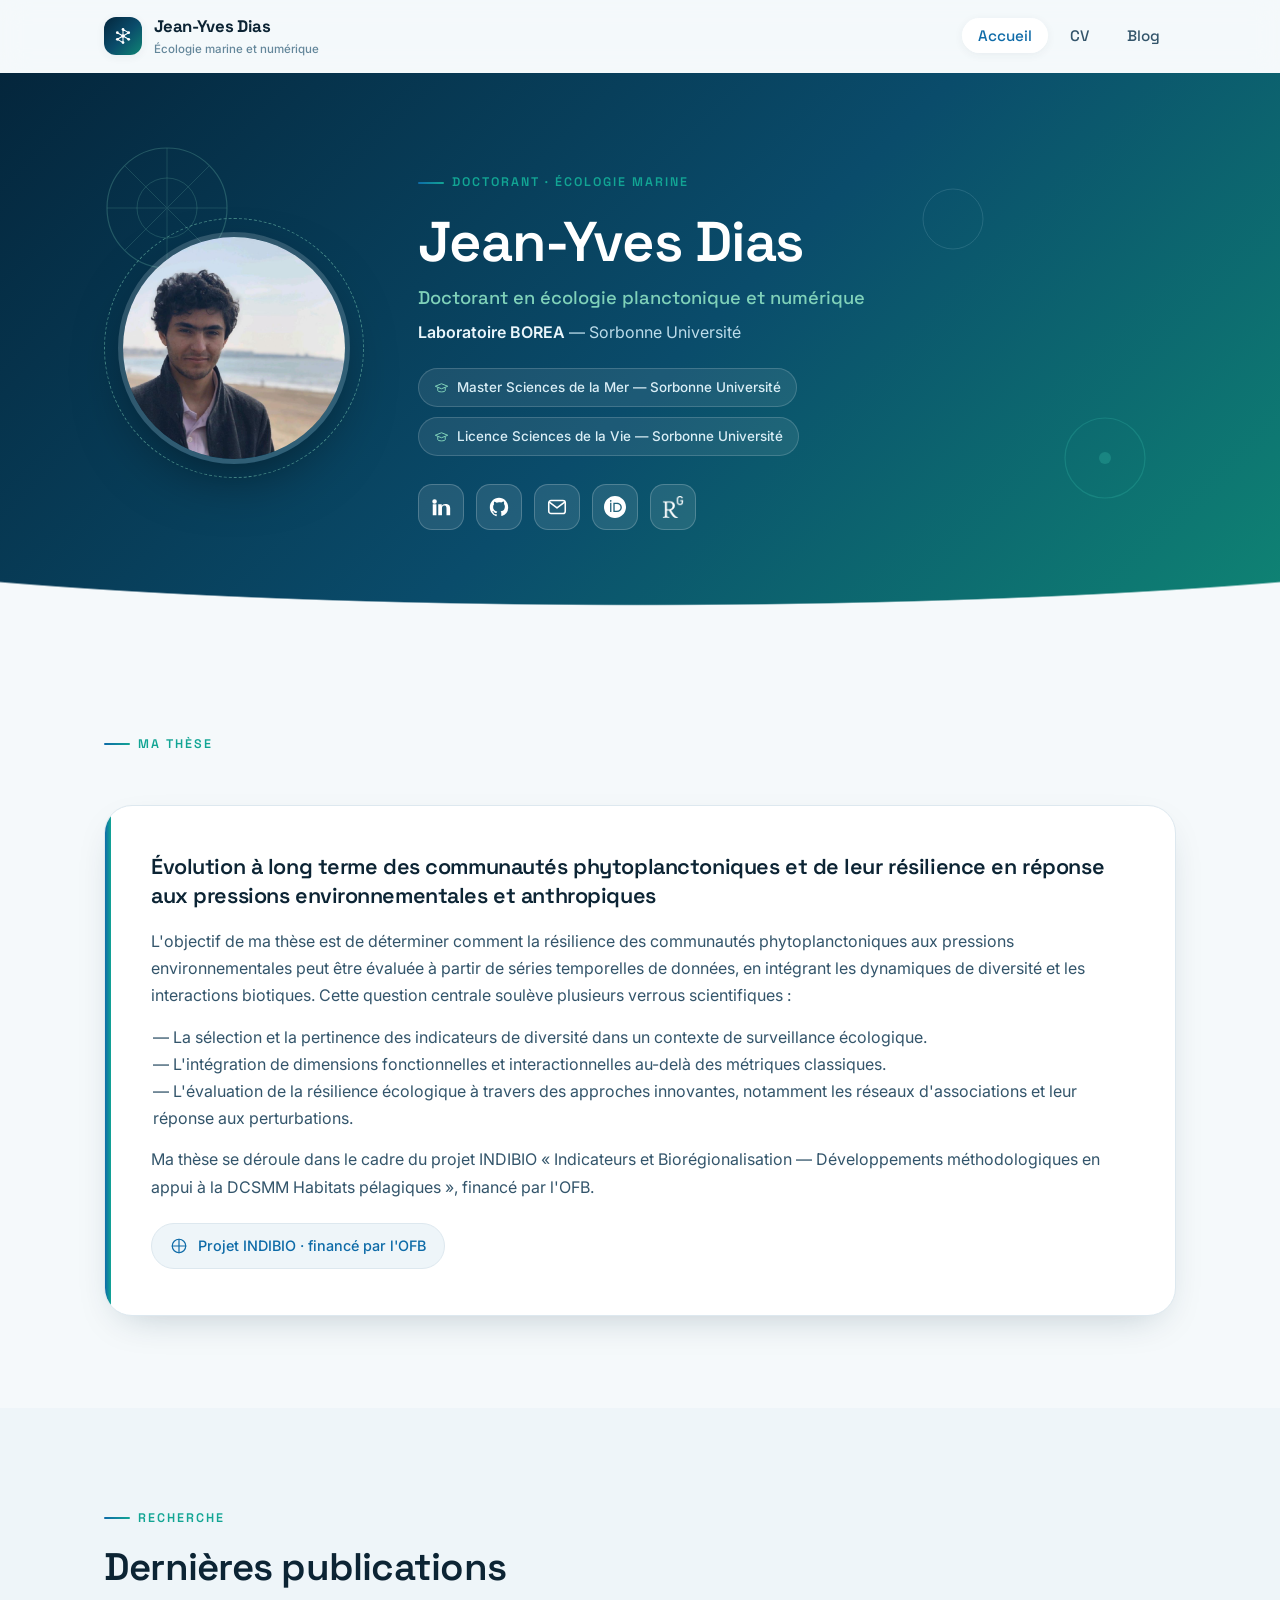
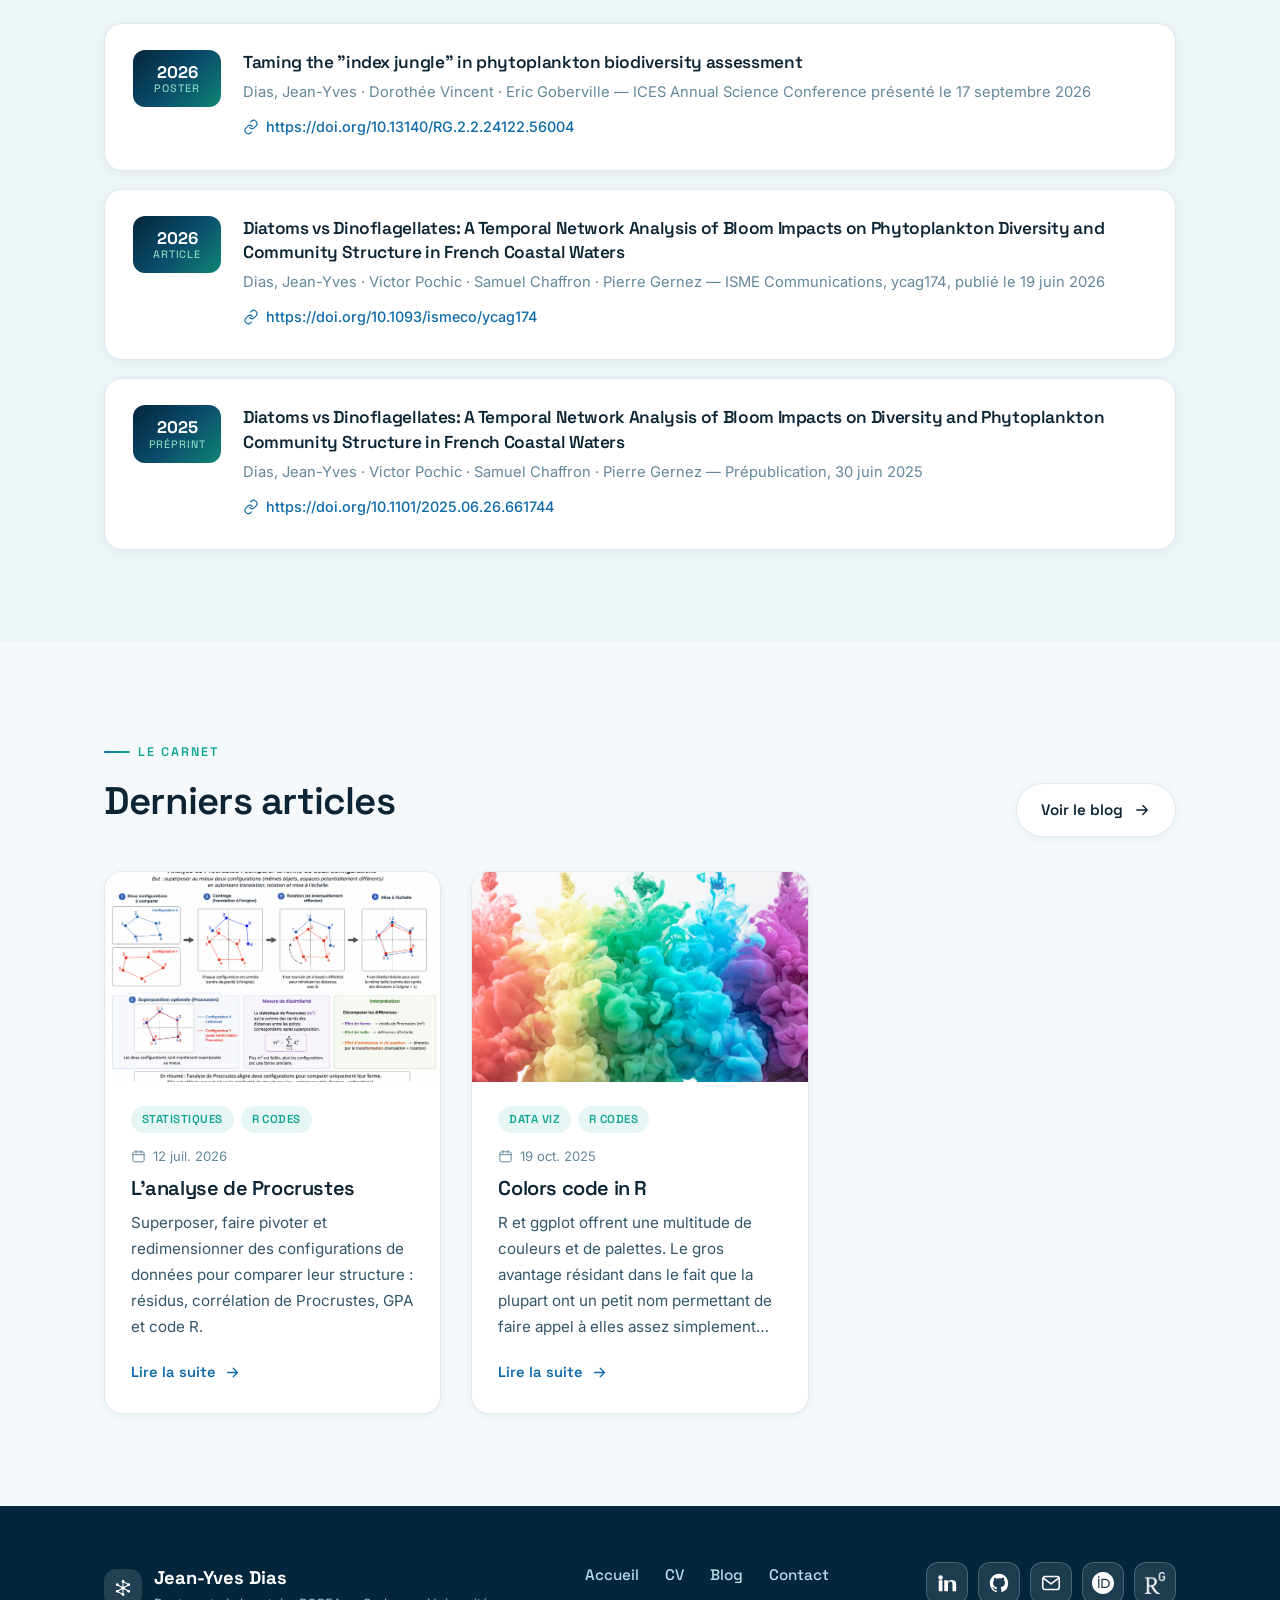
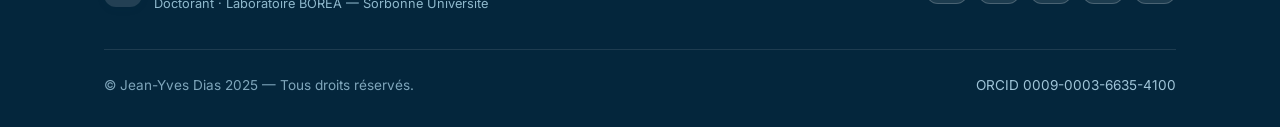
<file: index.html>
<!DOCTYPE html>
<html lang="fr">
<head>
  <meta charset="utf-8">
  <meta name="viewport" content="width=device-width, initial-scale=1.0">
  <title>Jean-Yves Dias — Écologie marine et numérique</title>
  <meta name="description" content="Jean-Yves Dias, doctorant au Laboratoire BOREA (Sorbonne Université). Recherche en écologie du phytoplancton : diversité, résilience et dynamiques des communautés phytoplanctoniques.">
  <meta name="keywords" content="phytoplancton, écologie marine, BOREA, Sorbonne Université, diversité, résilience, DCSMM, INDIBIO">
  <meta name="author" content="Jean-Yves Dias">
  <meta name="theme-color" content="#04263c">
  <meta property="og:title" content="Jean-Yves Dias — Écologie marine et numérique">
  <meta property="og:description" content="Doctorant au Laboratoire BOREA (Sorbonne Université) — écologie du phytoplancton.">
  <meta property="og:type" content="website">
  <meta property="og:image" content="images/Photo_DIAS_JY.png">
  <link rel="icon" href="images/Designer1.png">
  <script>document.documentElement.className = 'js';</script>
  <link rel="stylesheet" href="style.css">
  <script src="script.js" defer></script>
  <script type="application/ld+json">
  {
    "@context": "https://schema.org",
    "@type": "Person",
    "name": "Jean-Yves Dias",
    "jobTitle": "Doctorant en écologie planctonique et numérique",
    "affiliation": { "@type": "Organization", "name": "Laboratoire BOREA — Sorbonne Université" },
    "url": "https://orcid.org/0009-0003-6635-4100",
    "sameAs": [
      "https://www.linkedin.com/in/jean-yves-dias/",
      "https://www.researchgate.net/profile/Jean-Yves-Dias",
      "https://github.com/J-YDi",
      "https://orcid.org/0009-0003-6635-4100"
    ]
  }
  </script>
</head>
<body data-lang="fr">
  <!-- ===== Header ===== -->
  <header class="site-header">
    <div class="container">
      <nav class="nav" aria-label="Navigation principale">
        <a class="brand" href="index.html">
          <span class="brand__mark" aria-hidden="true">
            <svg viewBox="0 0 24 24" fill="none"><path d="M12 12 12 4.8M12 12 18.2 8.4M12 12 18.2 15.6M12 12 12 19.2M12 12 5.8 15.6M12 12 5.8 8.4M12 4.8 18.2 8.4M5.8 15.6 12 19.2" stroke="currentColor" stroke-width="1.1" stroke-linecap="round"/><g fill="currentColor"><circle cx="12" cy="12" r="2"/><circle cx="12" cy="4.8" r="1.5"/><circle cx="18.2" cy="8.4" r="1.5"/><circle cx="18.2" cy="15.6" r="1.5"/><circle cx="12" cy="19.2" r="1.5"/><circle cx="5.8" cy="15.6" r="1.5"/><circle cx="5.8" cy="8.4" r="1.5"/></g></svg>
          </span>
          <span>Jean-Yves Dias<small>Écologie marine et numérique</small></span>
        </a>
        <ul class="nav__links">
          <li><a href="index.html" class="is-active">Accueil</a></li>
          <li><a href="CV.html">CV</a></li>
          <li><a href="Accueil-Blog.html">Blog</a></li>
        </ul>
        <button class="nav__toggle" aria-label="Ouvrir le menu" aria-expanded="false"><span></span></button>
      </nav>
    </div>
  </header>

  <!-- ===== Hero ===== -->
  <section class="hero">
    <div class="hero__deco" aria-hidden="true">
      <svg width="180" height="180" viewBox="0 0 180 180" style="top:8%;left:6%"><circle cx="90" cy="90" r="60" fill="none" stroke="#7fd1b9" stroke-width="1.2" opacity=".5"/><circle cx="90" cy="90" r="30" fill="none" stroke="#7fd1b9" stroke-width="1" opacity=".4"/><g stroke="#7fd1b9" stroke-width="1" opacity=".35"><line x1="90" y1="30" x2="90" y2="150"/><line x1="30" y1="90" x2="150" y2="90"/><line x1="48" y1="48" x2="132" y2="132"/><line x1="132" y1="48" x2="48" y2="132"/></g></svg>
      <svg width="120" height="120" viewBox="0 0 120 120" style="top:58%;right:9%"><circle cx="60" cy="60" r="40" fill="none" stroke="#3fc9b6" stroke-width="1.2" opacity=".45"/><circle cx="60" cy="60" r="6" fill="#3fc9b6" opacity=".5"/></svg>
      <svg width="90" height="90" viewBox="0 0 90 90" style="top:18%;right:22%"><circle cx="45" cy="45" r="30" fill="none" stroke="#bcdcea" stroke-width="1" opacity=".3"/></svg>
    </div>
    <div class="container">
      <div class="hero-profile">
        <div class="hero-avatar">
          <span class="hero-avatar__ring" aria-hidden="true"></span>
          <img src="images/Photo_DIAS_JY.png" alt="Portrait de Jean-Yves Dias">
        </div>
        <div>
          <p class="eyebrow">Doctorant · Écologie marine</p>
          <h1 class="hero-name">Jean-Yves Dias</h1>
          <p class="hero-role">Doctorant en écologie planctonique et numérique</p>
          <p class="hero-affil"><strong>Laboratoire BOREA</strong> — Sorbonne Université</p>

          <div class="hero-badges">
            <span class="pill"><svg viewBox="0 0 24 24" fill="none"><path d="m22 10-10 4L2 10l10-4 10 4Z" stroke="currentColor" stroke-width="1.6" stroke-linejoin="round"/><path d="M6 12v5c0 1.1 2.7 2 6 2s6-.9 6-2v-5" stroke="currentColor" stroke-width="1.6" stroke-linejoin="round"/></svg>Master Sciences de la Mer — Sorbonne Université</span>
            <span class="pill"><svg viewBox="0 0 24 24" fill="none"><path d="m22 10-10 4L2 10l10-4 10 4Z" stroke="currentColor" stroke-width="1.6" stroke-linejoin="round"/><path d="M6 12v5c0 1.1 2.7 2 6 2s6-.9 6-2v-5" stroke="currentColor" stroke-width="1.6" stroke-linejoin="round"/></svg>Licence Sciences de la Vie — Sorbonne Université</span>
          </div>

          <div class="socials">
            <a class="social" href="https://www.linkedin.com/in/jean-yves-dias/" target="_blank" rel="noopener" aria-label="LinkedIn">
              <svg viewBox="0 0 24 24" fill="currentColor"><path d="M4.98 3.5a2.5 2.5 0 1 1 0 5 2.5 2.5 0 0 1 0-5ZM3 9h4v12H3V9Zm6 0h3.8v1.7h.05c.53-1 1.83-2.05 3.77-2.05C20.6 8.65 22 10.3 22 13.4V21h-4v-6.9c0-1.65-.03-3.77-2.3-3.77-2.3 0-2.65 1.8-2.65 3.65V21H9V9Z"/></svg>
            </a>
            <a class="social" href="https://github.com/J-YDi" target="_blank" rel="noopener" aria-label="GitHub">
              <svg viewBox="0 0 24 24" fill="currentColor"><path d="M12 2C6.48 2 2 6.58 2 12.25c0 4.53 2.87 8.37 6.84 9.73.5.1.68-.22.68-.49 0-.24-.01-.87-.01-1.71-2.78.62-3.37-1.37-3.37-1.37-.45-1.18-1.11-1.49-1.11-1.49-.91-.64.07-.62.07-.62 1 .07 1.53 1.06 1.53 1.06.89 1.56 2.34 1.11 2.91.85.09-.66.35-1.11.63-1.37-2.22-.26-4.56-1.14-4.56-5.06 0-1.12.39-2.03 1.03-2.75-.1-.26-.45-1.3.1-2.71 0 0 .84-.28 2.75 1.05A9.3 9.3 0 0 1 12 6.84c.85 0 1.71.12 2.51.34 1.91-1.33 2.75-1.05 2.75-1.05.55 1.41.2 2.45.1 2.71.64.72 1.03 1.63 1.03 2.75 0 3.93-2.34 4.79-4.57 5.05.36.32.68.94.68 1.9 0 1.37-.01 2.48-.01 2.82 0 .27.18.6.69.49A10.02 10.02 0 0 0 22 12.25C22 6.58 17.52 2 12 2Z"/></svg>
            </a>
            <a class="social" href="mailto:jean-yves.dias@sorbonne-universite.fr" aria-label="E-mail">
              <svg viewBox="0 0 24 24" fill="none"><rect x="3" y="5" width="18" height="14" rx="2.5" stroke="currentColor" stroke-width="1.7"/><path d="m4 7 8 6 8-6" stroke="currentColor" stroke-width="1.7" stroke-linecap="round" stroke-linejoin="round"/></svg>
            </a>
            <a class="social" href="https://orcid.org/0009-0003-6635-4100" target="_blank" rel="noopener" aria-label="ORCID">
              <svg viewBox="0 0 24 24" fill="currentColor" aria-hidden="true"><path d="M12 0C5.372 0 0 5.372 0 12s5.372 12 12 12 12-5.372 12-12S18.628 0 12 0zM7.369 4.378c.525 0 .947.431.947.947s-.422.947-.947.947a.95.95 0 0 1-.947-.947c0-.525.422-.947.947-.947zm-.722 3.038h1.444v10.041H6.647V7.416zm3.562 0h3.9c3.712 0 5.344 2.653 5.344 5.025 0 2.578-2.016 5.025-5.325 5.025h-3.919V7.416zm1.444 1.303v7.444h2.297c3.272 0 4.022-2.484 4.022-3.722 0-2.016-1.284-3.722-4.097-3.722h-2.222z"/></svg>
            </a>
            <a class="social social--logo" href="https://www.researchgate.net/profile/Jean-Yves-Dias?ev=hdr_xprf" target="_blank" rel="noopener" aria-label="ResearchGate"><img src="images/researchgate-rma9jjrhn7bt7wjizf5h5.png" alt="ResearchGate"></a>
          </div>
        </div>
      </div>
    </div>
  </section>

  <!-- ===== Thèse ===== -->
  <section class="section" id="these">
    <div class="container">
      <div class="reveal" style="margin-bottom:34px">
        <p class="eyebrow">Ma thèse</p>
      </div>
      <div class="feature-card reveal">
        <h3>Évolution à long terme des communautés phytoplanctoniques et de leur résilience en réponse aux pressions environnementales et anthropiques</h3>
        <p>L'objectif de ma thèse est de déterminer comment la résilience des communautés phytoplanctoniques aux pressions environnementales peut être évaluée à partir de séries temporelles de données, en intégrant les dynamiques de diversité et les interactions biotiques. Cette question centrale soulève plusieurs verrous scientifiques :</p>
        <p style="margin-left:2px">— La sélection et la pertinence des indicateurs de diversité dans un contexte de surveillance écologique.<br>
        — L'intégration de dimensions fonctionnelles et interactionnelles au-delà des métriques classiques.<br>
        — L'évaluation de la résilience écologique à travers des approches innovantes, notamment les réseaux d'associations et leur réponse aux perturbations.</p>
        <p>Ma thèse se déroule dans le cadre du projet INDIBIO « Indicateurs et Biorégionalisation — Développements méthodologiques en appui à la DCSMM Habitats pélagiques », financé par l'OFB.</p>
        <span class="project-tag">
          <svg viewBox="0 0 24 24" fill="none"><path d="M12 3v18M3 12h18" stroke="currentColor" stroke-width="1.6" stroke-linecap="round"/><circle cx="12" cy="12" r="9" stroke="currentColor" stroke-width="1.6"/></svg>
          Projet INDIBIO · financé par l'OFB
        </span>
      </div>
    </div>
  </section>

  <!-- ===== Publications ===== -->
  <section class="section section--alt" id="publications">
    <div class="container">
      <div class="reveal" style="margin-bottom:34px">
        <p class="eyebrow">Recherche</p>
        <h2 class="section-title">Dernières publications</h2>
      </div>
      <div class="pub-list">
        <article class="pub reveal">
          <div class="pub__year">2026<span>Poster</span></div>
          <div>
            <h3 class="pub__title">Taming the "index jungle" in phytoplankton biodiversity assessment</h3>
            <p class="pub__meta">Dias, Jean-Yves · Dorothée Vincent · Eric Goberville — ICES Annual Science Conference présenté le 17 septembre 2026</p>
            <a class="pub__doi" href="https://doi.org/10.13140/RG.2.2.24122.56004" target="_blank" rel="noopener">
              <svg viewBox="0 0 24 24" fill="none"><path d="M10 13a5 5 0 0 0 7 0l3-3a5 5 0 0 0-7-7l-1.5 1.5" stroke="currentColor" stroke-width="1.7" stroke-linecap="round" stroke-linejoin="round"/><path d="M14 11a5 5 0 0 0-7 0l-3 3a5 5 0 0 0 7 7l1.5-1.5" stroke="currentColor" stroke-width="1.7" stroke-linecap="round" stroke-linejoin="round"/></svg>
              https://doi.org/10.13140/RG.2.2.24122.56004
            </a>
          </div>
        </article>
      <div class="pub-list">
        <article class="pub reveal">
          <div class="pub__year">2026<span>Article</span></div>
          <div>
            <h3 class="pub__title">Diatoms vs Dinoflagellates: A Temporal Network Analysis of Bloom Impacts on Phytoplankton Diversity and Community Structure in French Coastal Waters</h3>
            <p class="pub__meta">Dias, Jean-Yves · Victor Pochic · Samuel Chaffron · Pierre Gernez — ISME Communications, ycag174, publié le 19 juin 2026</p>
            <a class="pub__doi" href="https://doi.org/10.1093/ismeco/ycag174" target="_blank" rel="noopener">
              <svg viewBox="0 0 24 24" fill="none"><path d="M10 13a5 5 0 0 0 7 0l3-3a5 5 0 0 0-7-7l-1.5 1.5" stroke="currentColor" stroke-width="1.7" stroke-linecap="round" stroke-linejoin="round"/><path d="M14 11a5 5 0 0 0-7 0l-3 3a5 5 0 0 0 7 7l1.5-1.5" stroke="currentColor" stroke-width="1.7" stroke-linecap="round" stroke-linejoin="round"/></svg>
              https://doi.org/10.1093/ismeco/ycag174
            </a>
          </div>
        </article>
        <article class="pub reveal">
          <div class="pub__year">2025<span>Préprint</span></div>
          <div>
            <h3 class="pub__title">Diatoms vs Dinoflagellates: A Temporal Network Analysis of Bloom Impacts on Diversity and Phytoplankton Community Structure in French Coastal Waters</h3>
            <p class="pub__meta">Dias, Jean-Yves · Victor Pochic · Samuel Chaffron · Pierre Gernez — Prépublication, 30 juin 2025</p>
            <a class="pub__doi" href="https://doi.org/10.1101/2025.06.26.661744" target="_blank" rel="noopener">
              <svg viewBox="0 0 24 24" fill="none"><path d="M10 13a5 5 0 0 0 7 0l3-3a5 5 0 0 0-7-7l-1.5 1.5" stroke="currentColor" stroke-width="1.7" stroke-linecap="round" stroke-linejoin="round"/><path d="M14 11a5 5 0 0 0-7 0l-3 3a5 5 0 0 0 7 7l1.5-1.5" stroke="currentColor" stroke-width="1.7" stroke-linecap="round" stroke-linejoin="round"/></svg>
              https://doi.org/10.1101/2025.06.26.661744
            </a>
          </div>
        </article>
      </div>
    </div>
    </div>
  </section>

  <!-- ===== Derniers articles ===== -->
  <section class="section" id="articles">
    <div class="container">
      <div class="reveal" style="display:flex;flex-wrap:wrap;gap:18px;justify-content:space-between;align-items:flex-end;margin-bottom:34px">
        <div>
          <p class="eyebrow">Le carnet</p>
          <h2 class="section-title">Derniers articles</h2>
        </div>
        <a class="btn btn--ghost" href="Accueil-Blog.html">Voir le blog
          <svg viewBox="0 0 24 24" fill="none"><path d="M5 12h14M13 6l6 6-6 6" stroke="currentColor" stroke-width="1.8" stroke-linecap="round" stroke-linejoin="round"/></svg>
        </a>
      </div>
      <div class="blog-grid">
        <article class="post-card reveal">
          <a class="post-card__media" href="blog/procrustes-analysis.html">
            <img src="images/procrustes_blog.png" alt="L'analyse de Procrustes">
          </a>
          <div class="post-card__body">
            <div class="post-card__tags"><span class="tag">Statistiques</span><span class="tag">R codes</span></div>
            <p class="post-card__date">
              <svg viewBox="0 0 24 24" fill="none"><rect x="3" y="4.5" width="18" height="16" rx="2.5" stroke="currentColor" stroke-width="1.6"/><path d="M3 9h18M8 2.5v4M16 2.5v4" stroke="currentColor" stroke-width="1.6" stroke-linecap="round"/></svg>
              12 juil. 2026
            </p>
            <h3><a href="blog/procrustes-analysis.html">L'analyse de Procrustes</a></h3>
            <p class="post-card__excerpt">Superposer, faire pivoter et redimensionner des configurations de données pour comparer leur structure : résidus, corrélation de Procrustes, GPA et code R.</p>
            <a class="post-card__more" href="blog/procrustes-analysis.html">Lire la suite
              <svg viewBox="0 0 24 24" fill="none"><path d="M5 12h14M13 6l6 6-6 6" stroke="currentColor" stroke-width="1.8" stroke-linecap="round" stroke-linejoin="round"/></svg>
            </a>
          </div>
        </article>
        <article class="post-card reveal">
          <a class="post-card__media" href="blog/colors-code-in-r.html">
            <img src="images/photo-1558470598-a5dda9640f68.jpeg" alt="Palette de couleurs">
          </a>
          <div class="post-card__body">
            <div class="post-card__tags"><span class="tag">Data viz</span><span class="tag">R codes</span></div>
            <p class="post-card__date">
              <svg viewBox="0 0 24 24" fill="none"><rect x="3" y="4.5" width="18" height="16" rx="2.5" stroke="currentColor" stroke-width="1.6"/><path d="M3 9h18M8 2.5v4M16 2.5v4" stroke="currentColor" stroke-width="1.6" stroke-linecap="round"/></svg>
              19 oct. 2025
            </p>
            <h3><a href="blog/colors-code-in-r.html">Colors code in R</a></h3>
            <p class="post-card__excerpt">R et ggplot offrent une multitude de couleurs et de palettes. Le gros avantage résidant dans le fait que la plupart ont un petit nom permettant de faire appel à elles assez simplement…</p>
            <a class="post-card__more" href="blog/colors-code-in-r.html">Lire la suite
              <svg viewBox="0 0 24 24" fill="none"><path d="M5 12h14M13 6l6 6-6 6" stroke="currentColor" stroke-width="1.8" stroke-linecap="round" stroke-linejoin="round"/></svg>
            </a>
          </div>
        </article>
      </div>
    </div>
  </section>

  <!-- ===== Footer ===== -->
  <footer class="site-footer">
    <div class="container">
      <div class="footer-top">
        <div>
          <div class="footer-brand">
            <span class="brand__mark" aria-hidden="true">
              <svg viewBox="0 0 24 24" fill="none"><path d="M12 12 12 4.8M12 12 18.2 8.4M12 12 18.2 15.6M12 12 12 19.2M12 12 5.8 15.6M12 12 5.8 8.4M12 4.8 18.2 8.4M5.8 15.6 12 19.2" stroke="currentColor" stroke-width="1.1" stroke-linecap="round"/><g fill="currentColor"><circle cx="12" cy="12" r="2"/><circle cx="12" cy="4.8" r="1.5"/><circle cx="18.2" cy="8.4" r="1.5"/><circle cx="18.2" cy="15.6" r="1.5"/><circle cx="12" cy="19.2" r="1.5"/><circle cx="5.8" cy="15.6" r="1.5"/><circle cx="5.8" cy="8.4" r="1.5"/></g></svg>
            </span>
            <span>Jean-Yves Dias<small>Doctorant · Laboratoire BOREA — Sorbonne Université</small></span>
          </div>
        </div>
        <nav class="footer-nav" aria-label="Pied de page">
          <a href="index.html">Accueil</a>
          <a href="CV.html">CV</a>
          <a href="Accueil-Blog.html">Blog</a>
          <a href="mailto:jean-yves.dias@sorbonne-universite.fr">Contact</a>
        </nav>
        <div class="footer-socials">
          <a class="social" href="https://www.linkedin.com/in/jean-yves-dias/" target="_blank" rel="noopener" aria-label="LinkedIn"><svg viewBox="0 0 24 24" fill="currentColor"><path d="M4.98 3.5a2.5 2.5 0 1 1 0 5 2.5 2.5 0 0 1 0-5ZM3 9h4v12H3V9Zm6 0h3.8v1.7h.05c.53-1 1.83-2.05 3.77-2.05C20.6 8.65 22 10.3 22 13.4V21h-4v-6.9c0-1.65-.03-3.77-2.3-3.77-2.3 0-2.65 1.8-2.65 3.65V21H9V9Z"/></svg></a>
          <a class="social" href="https://github.com/J-YDi" target="_blank" rel="noopener" aria-label="GitHub"><svg viewBox="0 0 24 24" fill="currentColor"><path d="M12 2C6.48 2 2 6.58 2 12.25c0 4.53 2.87 8.37 6.84 9.73.5.1.68-.22.68-.49 0-.24-.01-.87-.01-1.71-2.78.62-3.37-1.37-3.37-1.37-.45-1.18-1.11-1.49-1.11-1.49-.91-.64.07-.62.07-.62 1 .07 1.53 1.06 1.53 1.06.89 1.56 2.34 1.11 2.91.85.09-.66.35-1.11.63-1.37-2.22-.26-4.56-1.14-4.56-5.06 0-1.12.39-2.03 1.03-2.75-.1-.26-.45-1.3.1-2.71 0 0 .84-.28 2.75 1.05A9.3 9.3 0 0 1 12 6.84c.85 0 1.71.12 2.51.34 1.91-1.33 2.75-1.05 2.75-1.05.55 1.41.2 2.45.1 2.71.64.72 1.03 1.63 1.03 2.75 0 3.93-2.34 4.79-4.57 5.05.36.32.68.94.68 1.9 0 1.37-.01 2.48-.01 2.82 0 .27.18.6.69.49A10.02 10.02 0 0 0 22 12.25C22 6.58 17.52 2 12 2Z"/></svg></a>
          <a class="social" href="mailto:jean-yves.dias@sorbonne-universite.fr" aria-label="E-mail"><svg viewBox="0 0 24 24" fill="none"><rect x="3" y="5" width="18" height="14" rx="2.5" stroke="currentColor" stroke-width="1.7"/><path d="m4 7 8 6 8-6" stroke="currentColor" stroke-width="1.7" stroke-linecap="round" stroke-linejoin="round"/></svg></a>
          <a class="social" href="https://orcid.org/0009-0003-6635-4100" target="_blank" rel="noopener" aria-label="ORCID"><svg viewBox="0 0 24 24" fill="currentColor" aria-hidden="true"><path d="M12 0C5.372 0 0 5.372 0 12s5.372 12 12 12 12-5.372 12-12S18.628 0 12 0zM7.369 4.378c.525 0 .947.431.947.947s-.422.947-.947.947a.95.95 0 0 1-.947-.947c0-.525.422-.947.947-.947zm-.722 3.038h1.444v10.041H6.647V7.416zm3.562 0h3.9c3.712 0 5.344 2.653 5.344 5.025 0 2.578-2.016 5.025-5.325 5.025h-3.919V7.416zm1.444 1.303v7.444h2.297c3.272 0 4.022-2.484 4.022-3.722 0-2.016-1.284-3.722-4.097-3.722h-2.222z"/></svg></a>
          <a class="social social--logo" href="https://www.researchgate.net/profile/Jean-Yves-Dias?ev=hdr_xprf" target="_blank" rel="noopener" aria-label="ResearchGate"><img src="images/researchgate-rma9jjrhn7bt7wjizf5h5.png" alt="ResearchGate"></a>
        </div>
      </div>
      <div class="footer-bottom">
        <p>© Jean-Yves Dias 2025 — Tous droits réservés.</p>
        <p><a href="https://orcid.org/0009-0003-6635-4100" target="_blank" rel="noopener">ORCID 0009-0003-6635-4100</a></p>
      </div>
    </div>
  </footer>
</body>
</html>
</file>
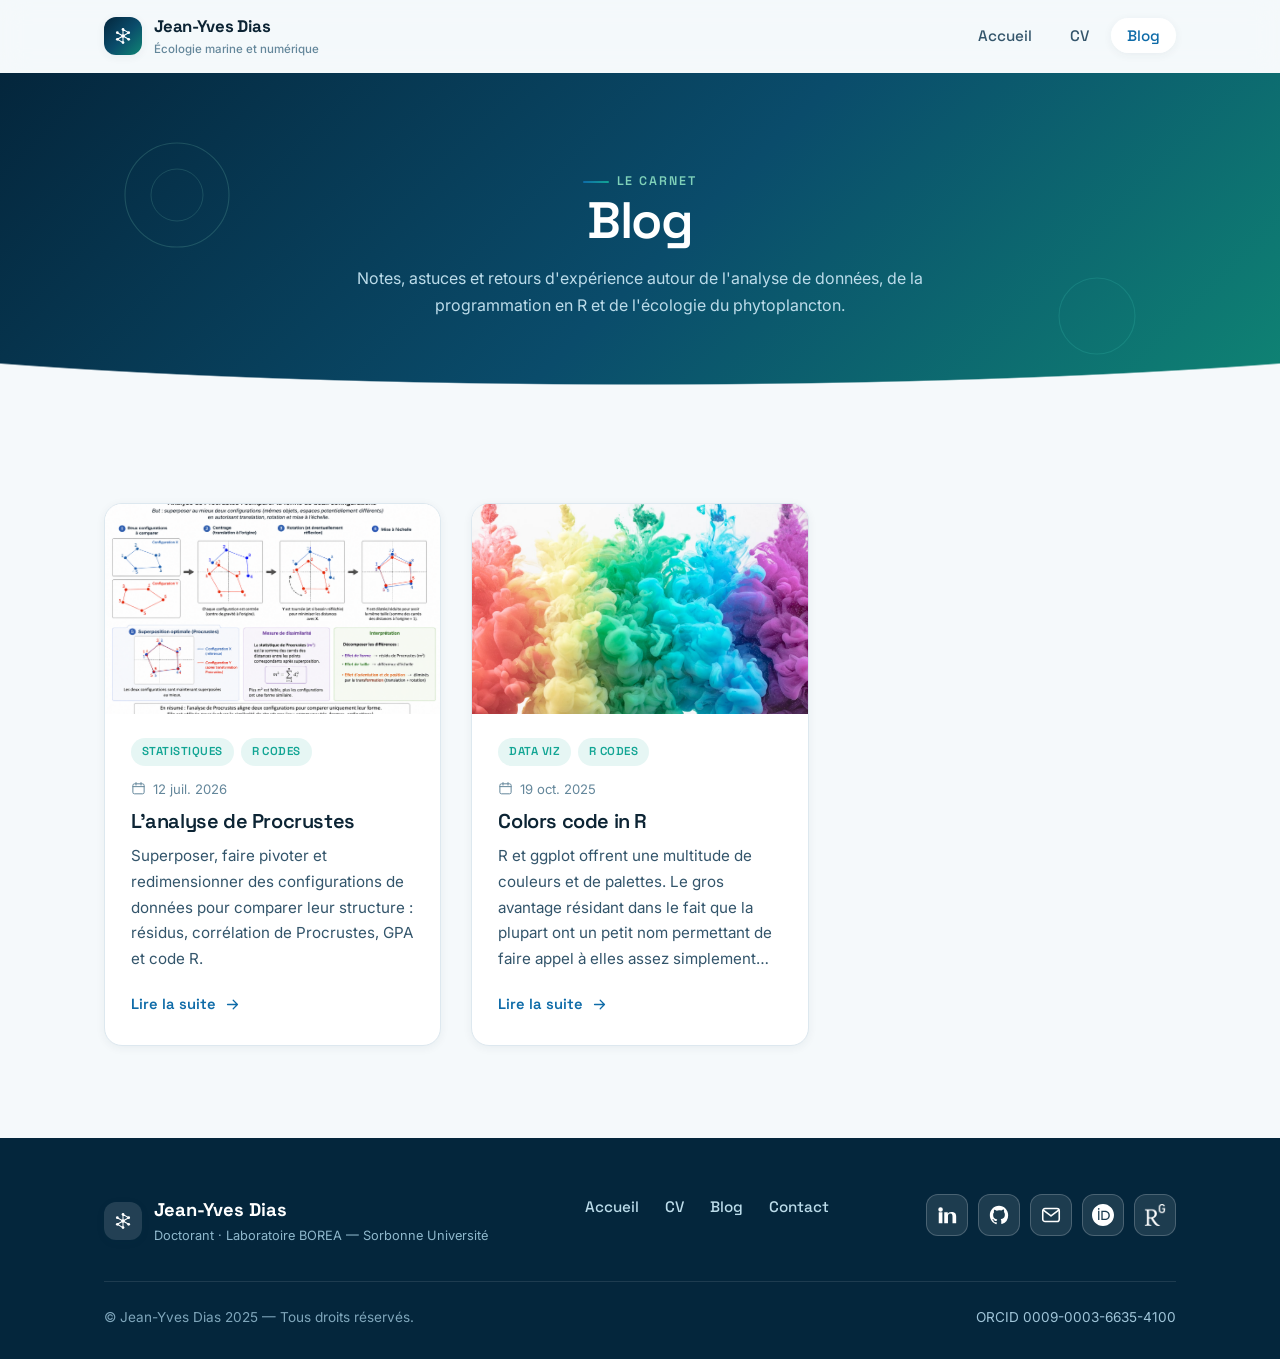
<file: Accueil-Blog.html>
<!DOCTYPE html>
<html lang="fr">
<head>
  <meta charset="utf-8">
  <meta name="viewport" content="width=device-width, initial-scale=1.0">
  <title>Blog — Jean-Yves Dias</title>
  <meta name="description" content="Le carnet de Jean-Yves Dias : notes et astuces autour de l'analyse de données, de R et de l'écologie du phytoplancton.">
  <meta name="theme-color" content="#04263c">
  <meta property="og:title" content="Blog — Jean-Yves Dias">
  <meta property="og:type" content="website">
  <link rel="icon" href="images/Designer1.png">
  <script>document.documentElement.className = 'js';</script>
  <link rel="stylesheet" href="style.css">
  <script src="script.js" defer></script>
</head>
<body data-lang="fr">
  <!-- ===== Header ===== -->
  <header class="site-header">
    <div class="container">
      <nav class="nav" aria-label="Navigation principale">
        <a class="brand" href="index.html">
          <span class="brand__mark" aria-hidden="true">
            <svg viewBox="0 0 24 24" fill="none"><path d="M12 12 12 4.8M12 12 18.2 8.4M12 12 18.2 15.6M12 12 12 19.2M12 12 5.8 15.6M12 12 5.8 8.4M12 4.8 18.2 8.4M5.8 15.6 12 19.2" stroke="currentColor" stroke-width="1.1" stroke-linecap="round"/><g fill="currentColor"><circle cx="12" cy="12" r="2"/><circle cx="12" cy="4.8" r="1.5"/><circle cx="18.2" cy="8.4" r="1.5"/><circle cx="18.2" cy="15.6" r="1.5"/><circle cx="12" cy="19.2" r="1.5"/><circle cx="5.8" cy="15.6" r="1.5"/><circle cx="5.8" cy="8.4" r="1.5"/></g></svg>
          </span>
          <span>Jean-Yves Dias<small>Écologie marine et numérique</small></span>
        </a>
        <ul class="nav__links">
          <li><a href="index.html">Accueil</a></li>
          <li><a href="CV.html">CV</a></li>
          <li><a href="Accueil-Blog.html" class="is-active">Blog</a></li>
        </ul>
        <button class="nav__toggle" aria-label="Ouvrir le menu" aria-expanded="false"><span></span></button>
      </nav>
    </div>
  </header>

  <!-- ===== Hero ===== -->
  <section class="page-hero">
    <div class="hero__deco" aria-hidden="true">
      <svg width="150" height="150" viewBox="0 0 150 150" style="top:14%;left:8%"><circle cx="75" cy="75" r="52" fill="none" stroke="#7fd1b9" stroke-width="1.1" opacity=".4"/><circle cx="75" cy="75" r="26" fill="none" stroke="#7fd1b9" stroke-width="1" opacity=".35"/></svg>
      <svg width="110" height="110" viewBox="0 0 110 110" style="bottom:12%;right:10%"><circle cx="55" cy="55" r="38" fill="none" stroke="#3fc9b6" stroke-width="1.1" opacity=".4"/></svg>
    </div>
    <div class="container">
      <p class="eyebrow">Le carnet</p>
      <h1>Blog</h1>
      <p>Notes, astuces et retours d'expérience autour de l'analyse de données, de la programmation en R et de l'écologie du phytoplancton.</p>
    </div>
  </section>

  <!-- ===== Articles ===== -->
  <section class="section">
    <div class="container">
      <div class="blog-grid">
        <article class="post-card reveal">
          <a class="post-card__media" href="blog/procrustes-analysis.html">
            <img src="images/procrustes_blog.png" alt="L'analyse de Procrustes">
          </a>
          <div class="post-card__body">
            <div class="post-card__tags"><span class="tag">Statistiques</span><span class="tag">R codes</span></div>
            <p class="post-card__date">
              <svg viewBox="0 0 24 24" fill="none"><rect x="3" y="4.5" width="18" height="16" rx="2.5" stroke="currentColor" stroke-width="1.6"/><path d="M3 9h18M8 2.5v4M16 2.5v4" stroke="currentColor" stroke-width="1.6" stroke-linecap="round"/></svg>
              12 juil. 2026
            </p>
            <h3><a href="blog/procrustes-analysis.html">L'analyse de Procrustes</a></h3>
            <p class="post-card__excerpt">Superposer, faire pivoter et redimensionner des configurations de données pour comparer leur structure : résidus, corrélation de Procrustes, GPA et code R.</p>
            <a class="post-card__more" href="blog/procrustes-analysis.html">Lire la suite
              <svg viewBox="0 0 24 24" fill="none"><path d="M5 12h14M13 6l6 6-6 6" stroke="currentColor" stroke-width="1.8" stroke-linecap="round" stroke-linejoin="round"/></svg>
            </a>
          </div>
        </article>
        <article class="post-card reveal">
          <a class="post-card__media" href="blog/colors-code-in-r.html">
            <img src="images/photo-1558470598-a5dda9640f68.jpeg" alt="Palette de couleurs">
          </a>
          <div class="post-card__body">
            <div class="post-card__tags"><span class="tag">Data viz</span><span class="tag">R codes</span></div>
            <p class="post-card__date">
              <svg viewBox="0 0 24 24" fill="none"><rect x="3" y="4.5" width="18" height="16" rx="2.5" stroke="currentColor" stroke-width="1.6"/><path d="M3 9h18M8 2.5v4M16 2.5v4" stroke="currentColor" stroke-width="1.6" stroke-linecap="round"/></svg>
              19 oct. 2025
            </p>
            <h3><a href="blog/colors-code-in-r.html">Colors code in R</a></h3>
            <p class="post-card__excerpt">R et ggplot offrent une multitude de couleurs et de palettes. Le gros avantage résidant dans le fait que la plupart ont un petit nom permettant de faire appel à elles assez simplement…</p>
            <a class="post-card__more" href="blog/colors-code-in-r.html">Lire la suite
              <svg viewBox="0 0 24 24" fill="none"><path d="M5 12h14M13 6l6 6-6 6" stroke="currentColor" stroke-width="1.8" stroke-linecap="round" stroke-linejoin="round"/></svg>
            </a>
          </div>
        </article>
      </div>
    </div>
  </section>

  <!-- ===== Footer ===== -->
  <footer class="site-footer">
    <div class="container">
      <div class="footer-top">
        <div>
          <div class="footer-brand">
            <span class="brand__mark" aria-hidden="true">
              <svg viewBox="0 0 24 24" fill="none"><path d="M12 12 12 4.8M12 12 18.2 8.4M12 12 18.2 15.6M12 12 12 19.2M12 12 5.8 15.6M12 12 5.8 8.4M12 4.8 18.2 8.4M5.8 15.6 12 19.2" stroke="currentColor" stroke-width="1.1" stroke-linecap="round"/><g fill="currentColor"><circle cx="12" cy="12" r="2"/><circle cx="12" cy="4.8" r="1.5"/><circle cx="18.2" cy="8.4" r="1.5"/><circle cx="18.2" cy="15.6" r="1.5"/><circle cx="12" cy="19.2" r="1.5"/><circle cx="5.8" cy="15.6" r="1.5"/><circle cx="5.8" cy="8.4" r="1.5"/></g></svg>
            </span>
            <span>Jean-Yves Dias<small>Doctorant · Laboratoire BOREA — Sorbonne Université</small></span>
          </div>
        </div>
        <nav class="footer-nav" aria-label="Pied de page">
          <a href="index.html">Accueil</a>
          <a href="CV.html">CV</a>
          <a href="Accueil-Blog.html">Blog</a>
          <a href="mailto:jean-yves.dias@sorbonne-universite.fr">Contact</a>
        </nav>
        <div class="footer-socials">
          <a class="social" href="https://www.linkedin.com/in/jean-yves-dias/" target="_blank" rel="noopener" aria-label="LinkedIn"><svg viewBox="0 0 24 24" fill="currentColor"><path d="M4.98 3.5a2.5 2.5 0 1 1 0 5 2.5 2.5 0 0 1 0-5ZM3 9h4v12H3V9Zm6 0h3.8v1.7h.05c.53-1 1.83-2.05 3.77-2.05C20.6 8.65 22 10.3 22 13.4V21h-4v-6.9c0-1.65-.03-3.77-2.3-3.77-2.3 0-2.65 1.8-2.65 3.65V21H9V9Z"/></svg></a>
          <a class="social" href="https://github.com/J-YDi" target="_blank" rel="noopener" aria-label="GitHub"><svg viewBox="0 0 24 24" fill="currentColor"><path d="M12 2C6.48 2 2 6.58 2 12.25c0 4.53 2.87 8.37 6.84 9.73.5.1.68-.22.68-.49 0-.24-.01-.87-.01-1.71-2.78.62-3.37-1.37-3.37-1.37-.45-1.18-1.11-1.49-1.11-1.49-.91-.64.07-.62.07-.62 1 .07 1.53 1.06 1.53 1.06.89 1.56 2.34 1.11 2.91.85.09-.66.35-1.11.63-1.37-2.22-.26-4.56-1.14-4.56-5.06 0-1.12.39-2.03 1.03-2.75-.1-.26-.45-1.3.1-2.71 0 0 .84-.28 2.75 1.05A9.3 9.3 0 0 1 12 6.84c.85 0 1.71.12 2.51.34 1.91-1.33 2.75-1.05 2.75-1.05.55 1.41.2 2.45.1 2.71.64.72 1.03 1.63 1.03 2.75 0 3.93-2.34 4.79-4.57 5.05.36.32.68.94.68 1.9 0 1.37-.01 2.48-.01 2.82 0 .27.18.6.69.49A10.02 10.02 0 0 0 22 12.25C22 6.58 17.52 2 12 2Z"/></svg></a>
          <a class="social" href="mailto:jean-yves.dias@sorbonne-universite.fr" aria-label="E-mail"><svg viewBox="0 0 24 24" fill="none"><rect x="3" y="5" width="18" height="14" rx="2.5" stroke="currentColor" stroke-width="1.7"/><path d="m4 7 8 6 8-6" stroke="currentColor" stroke-width="1.7" stroke-linecap="round" stroke-linejoin="round"/></svg></a>
          <a class="social" href="https://orcid.org/0009-0003-6635-4100" target="_blank" rel="noopener" aria-label="ORCID"><svg viewBox="0 0 24 24" fill="currentColor" aria-hidden="true"><path d="M12 0C5.372 0 0 5.372 0 12s5.372 12 12 12 12-5.372 12-12S18.628 0 12 0zM7.369 4.378c.525 0 .947.431.947.947s-.422.947-.947.947a.95.95 0 0 1-.947-.947c0-.525.422-.947.947-.947zm-.722 3.038h1.444v10.041H6.647V7.416zm3.562 0h3.9c3.712 0 5.344 2.653 5.344 5.025 0 2.578-2.016 5.025-5.325 5.025h-3.919V7.416zm1.444 1.303v7.444h2.297c3.272 0 4.022-2.484 4.022-3.722 0-2.016-1.284-3.722-4.097-3.722h-2.222z"/></svg></a>
          <a class="social social--logo" href="https://www.researchgate.net/profile/Jean-Yves-Dias?ev=hdr_xprf" target="_blank" rel="noopener" aria-label="ResearchGate"><img src="images/researchgate-rma9jjrhn7bt7wjizf5h5.png" alt="ResearchGate"></a>
        </div>
      </div>
      <div class="footer-bottom">
        <p>© Jean-Yves Dias 2025 — Tous droits réservés.</p>
        <p><a href="https://orcid.org/0009-0003-6635-4100" target="_blank" rel="noopener">ORCID 0009-0003-6635-4100</a></p>
      </div>
    </div>
  </footer>
</body>
</html>
</file>
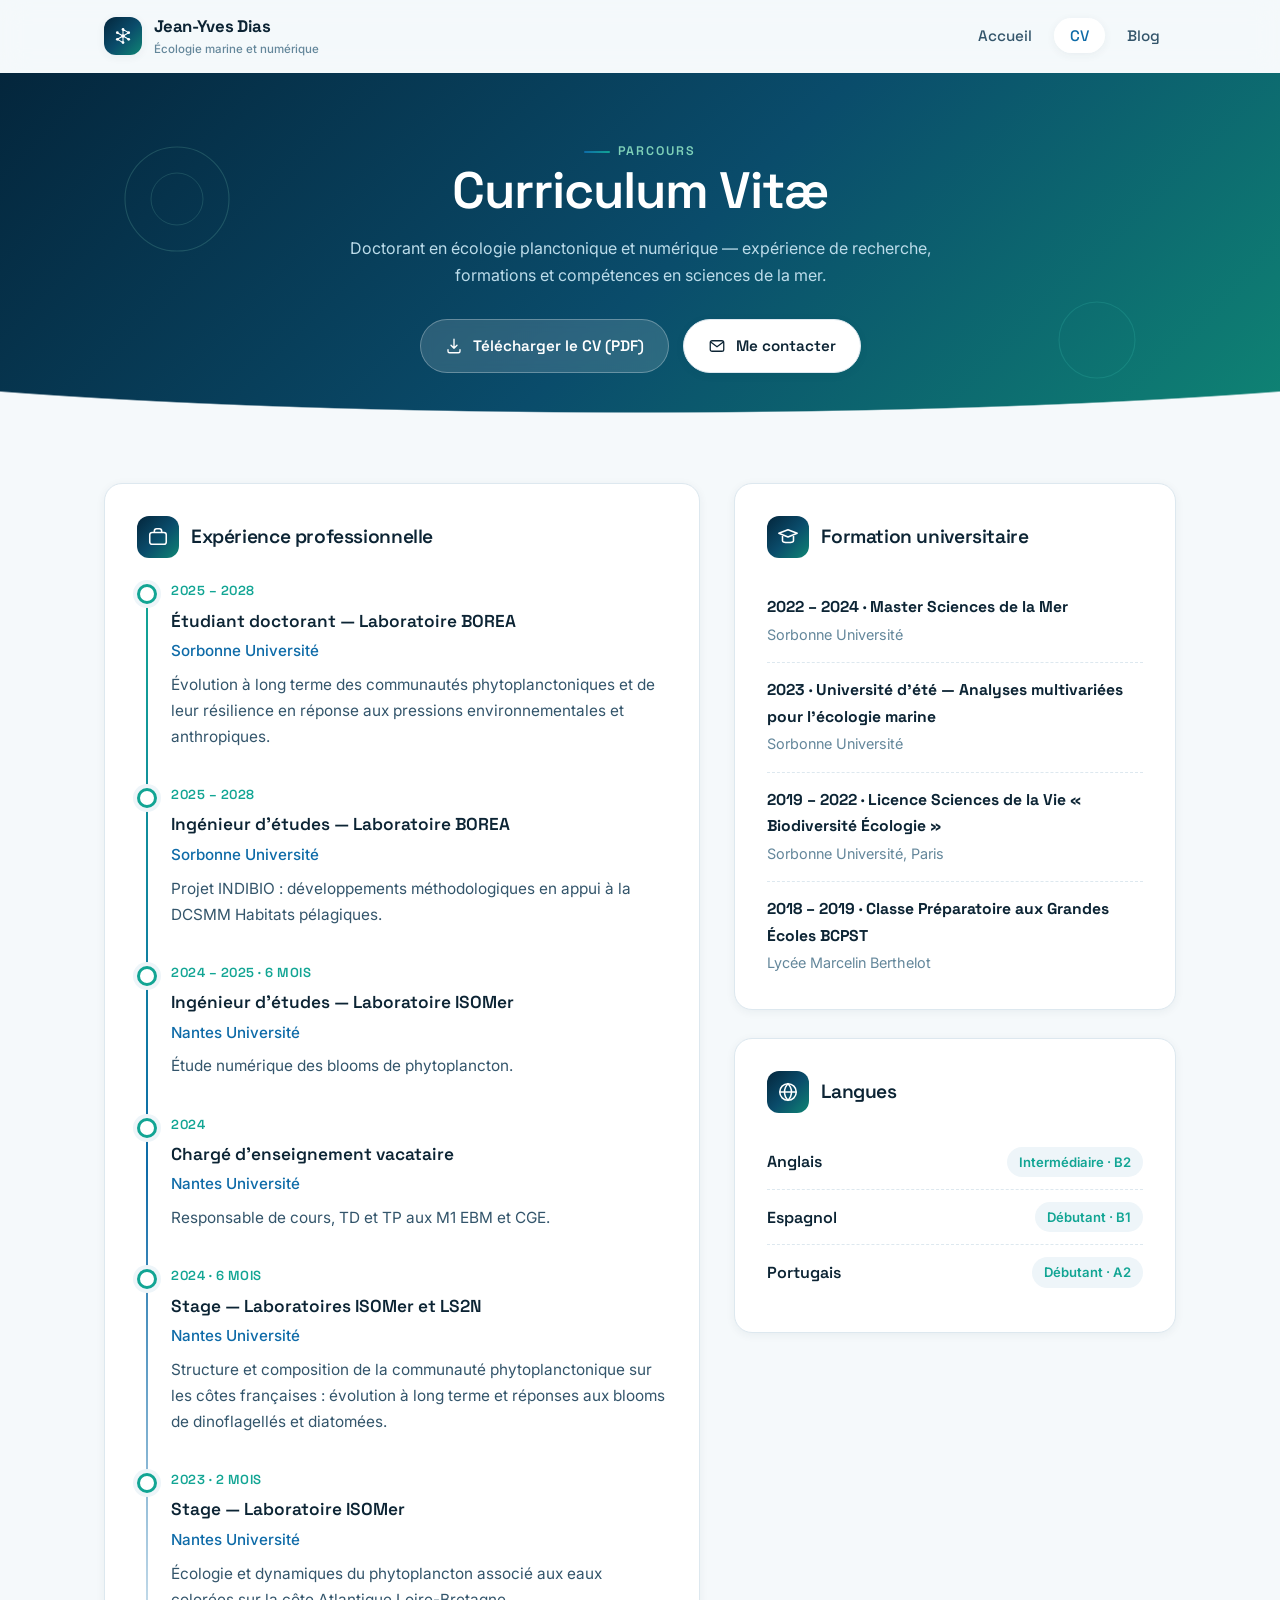
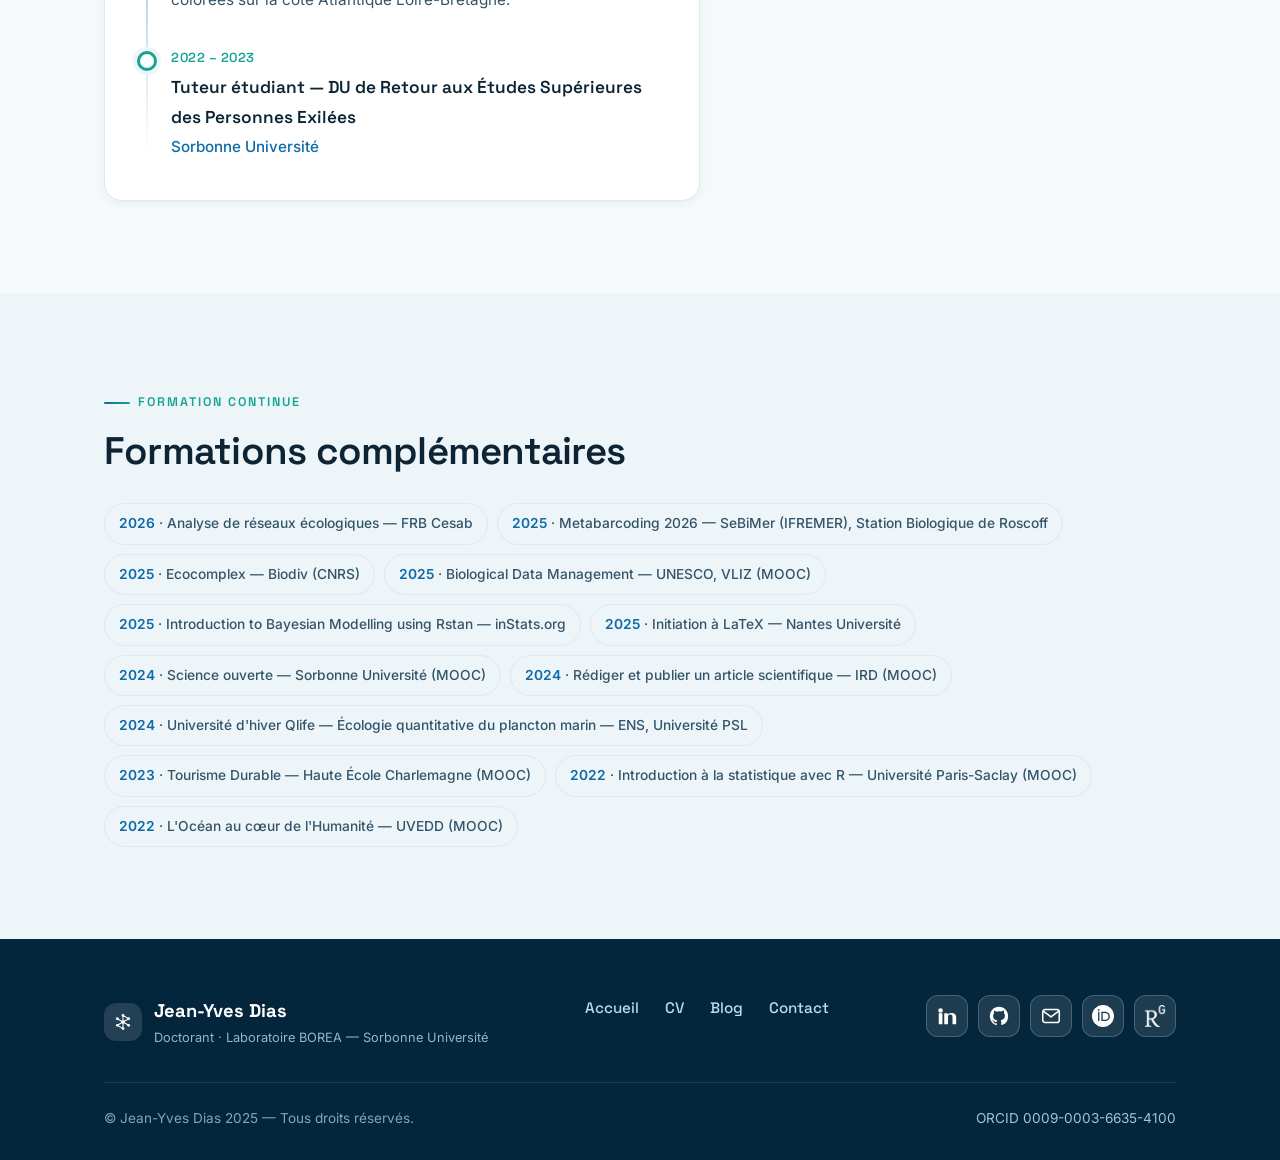
<file: CV.html>
<!DOCTYPE html>
<html lang="fr">
<head>
  <meta charset="utf-8">
  <meta name="viewport" content="width=device-width, initial-scale=1.0">
  <title>CV — Jean-Yves Dias</title>
  <meta name="description" content="Curriculum vitæ de Jean-Yves Dias : expérience professionnelle, formations et compétences en écologie du phytoplancton et sciences de la mer.">
  <meta name="theme-color" content="#04263c">
  <meta property="og:title" content="CV — Jean-Yves Dias">
  <meta property="og:type" content="website">
  <link rel="icon" href="images/Designer1.png">
  <script>document.documentElement.className = 'js';</script>
  <link rel="stylesheet" href="style.css">
  <script src="script.js" defer></script>
</head>
<body data-lang="fr">
  <!-- ===== Header ===== -->
  <header class="site-header">
    <div class="container">
      <nav class="nav" aria-label="Navigation principale">
        <a class="brand" href="index.html">
          <span class="brand__mark" aria-hidden="true">
            <svg viewBox="0 0 24 24" fill="none"><path d="M12 12 12 4.8M12 12 18.2 8.4M12 12 18.2 15.6M12 12 12 19.2M12 12 5.8 15.6M12 12 5.8 8.4M12 4.8 18.2 8.4M5.8 15.6 12 19.2" stroke="currentColor" stroke-width="1.1" stroke-linecap="round"/><g fill="currentColor"><circle cx="12" cy="12" r="2"/><circle cx="12" cy="4.8" r="1.5"/><circle cx="18.2" cy="8.4" r="1.5"/><circle cx="18.2" cy="15.6" r="1.5"/><circle cx="12" cy="19.2" r="1.5"/><circle cx="5.8" cy="15.6" r="1.5"/><circle cx="5.8" cy="8.4" r="1.5"/></g></svg>
          </span>
          <span>Jean-Yves Dias<small>Écologie marine et numérique</small></span>
        </a>
        <ul class="nav__links">
          <li><a href="index.html">Accueil</a></li>
          <li><a href="CV.html" class="is-active">CV</a></li>
          <li><a href="Accueil-Blog.html">Blog</a></li>
        </ul>
        <button class="nav__toggle" aria-label="Ouvrir le menu" aria-expanded="false"><span></span></button>
      </nav>
    </div>
  </header>

  <!-- ===== Hero ===== -->
  <section class="page-hero page-hero--compact">
    <div class="hero__deco" aria-hidden="true">
      <svg width="150" height="150" viewBox="0 0 150 150" style="top:14%;left:8%"><circle cx="75" cy="75" r="52" fill="none" stroke="#7fd1b9" stroke-width="1.1" opacity=".4"/><circle cx="75" cy="75" r="26" fill="none" stroke="#7fd1b9" stroke-width="1" opacity=".35"/></svg>
      <svg width="110" height="110" viewBox="0 0 110 110" style="bottom:12%;right:10%"><circle cx="55" cy="55" r="38" fill="none" stroke="#3fc9b6" stroke-width="1.1" opacity=".4"/></svg>
    </div>
    <div class="container">
      <p class="eyebrow">Parcours</p>
      <h1>Curriculum Vitæ</h1>
      <p>Doctorant en écologie planctonique et numérique — expérience de recherche, formations et compétences en sciences de la mer.</p>
      <div class="page-hero__actions">
        <a class="btn btn--light" href="files/CV_DIAS_J.pdf" target="_blank" rel="noopener">
          <svg viewBox="0 0 24 24" fill="none"><path d="M12 3v12m0 0 4-4m-4 4-4-4" stroke="currentColor" stroke-width="1.8" stroke-linecap="round" stroke-linejoin="round"/><path d="M4 17v2a2 2 0 0 0 2 2h12a2 2 0 0 0 2-2v-2" stroke="currentColor" stroke-width="1.8" stroke-linecap="round"/></svg>
          Télécharger le CV (PDF)
        </a>
        <a class="btn btn--ghost" href="mailto:jean-yves.dias@sorbonne-universite.fr">
          <svg viewBox="0 0 24 24" fill="none"><rect x="3" y="5" width="18" height="14" rx="2.5" stroke="currentColor" stroke-width="1.7"/><path d="m4 7 8 6 8-6" stroke="currentColor" stroke-width="1.7" stroke-linecap="round" stroke-linejoin="round"/></svg>
          Me contacter
        </a>
      </div>
    </div>
  </section>

  <!-- ===== CV corps ===== -->
  <section class="section section--flush">
    <div class="container">
      <div class="cv-grid">
        <!-- Expérience -->
        <div>
          <div class="cv-block">
            <div class="cv-block__head">
              <span class="ic"><svg viewBox="0 0 24 24" fill="none"><rect x="3" y="7" width="18" height="13" rx="2.5" stroke="currentColor" stroke-width="1.7"/><path d="M8 7V5.5A2.5 2.5 0 0 1 10.5 3h3A2.5 2.5 0 0 1 16 5.5V7" stroke="currentColor" stroke-width="1.7"/></svg></span>
              <h3>Expérience professionnelle</h3>
            </div>
            <div class="timeline">
              <div class="tl-item">
                <p class="tl-item__date">2025 – 2028</p>
                <p class="tl-item__title">Étudiant doctorant — Laboratoire BOREA</p>
                <p class="tl-item__place">Sorbonne Université</p>
                <p class="tl-item__desc">Évolution à long terme des communautés phytoplanctoniques et de leur résilience en réponse aux pressions environnementales et anthropiques.</p>
              </div>
              <div class="tl-item">
                <p class="tl-item__date">2025 – 2028</p>
                <p class="tl-item__title">Ingénieur d'études — Laboratoire BOREA</p>
                <p class="tl-item__place">Sorbonne Université</p>
                <p class="tl-item__desc">Projet INDIBIO : développements méthodologiques en appui à la DCSMM Habitats pélagiques.</p>
              </div>
              <div class="tl-item">
                <p class="tl-item__date">2024 – 2025 · 6 mois</p>
                <p class="tl-item__title">Ingénieur d'études — Laboratoire ISOMer</p>
                <p class="tl-item__place">Nantes Université</p>
                <p class="tl-item__desc">Étude numérique des blooms de phytoplancton.</p>
              </div>
              <div class="tl-item">
                <p class="tl-item__date">2024</p>
                <p class="tl-item__title">Chargé d'enseignement vacataire</p>
                <p class="tl-item__place">Nantes Université</p>
                <p class="tl-item__desc">Responsable de cours, TD et TP aux M1 EBM et CGE.</p>
              </div>
              <div class="tl-item">
                <p class="tl-item__date">2024 · 6 mois</p>
                <p class="tl-item__title">Stage — Laboratoires ISOMer et LS2N</p>
                <p class="tl-item__place">Nantes Université</p>
                <p class="tl-item__desc">Structure et composition de la communauté phytoplanctonique sur les côtes françaises : évolution à long terme et réponses aux blooms de dinoflagellés et diatomées.</p>
              </div>
              <div class="tl-item">
                <p class="tl-item__date">2023 · 2 mois</p>
                <p class="tl-item__title">Stage — Laboratoire ISOMer</p>
                <p class="tl-item__place">Nantes Université</p>
                <p class="tl-item__desc">Écologie et dynamiques du phytoplancton associé aux eaux colorées sur la côte Atlantique Loire-Bretagne.</p>
              </div>
              <div class="tl-item">
                <p class="tl-item__date">2022 – 2023</p>
                <p class="tl-item__title">Tuteur étudiant — DU de Retour aux Études Supérieures des Personnes Exilées</p>
                <p class="tl-item__place">Sorbonne Université</p>
              </div>
            </div>
          </div>
        </div>

        <!-- Formations universitaires + langues -->
        <div>
          <div class="cv-block">
            <div class="cv-block__head">
              <span class="ic"><svg viewBox="0 0 24 24" fill="none"><path d="m12 4 10 4-10 4L2 8l10-4Z" stroke="currentColor" stroke-width="1.7" stroke-linejoin="round"/><path d="M6 11v5c0 1.1 2.7 2 6 2s6-.9 6-2v-5" stroke="currentColor" stroke-width="1.7" stroke-linejoin="round"/></svg></span>
              <h3>Formation universitaire</h3>
            </div>
            <div class="edu-item"><strong>2022 – 2024 · Master Sciences de la Mer</strong><span>Sorbonne Université</span></div>
            <div class="edu-item"><strong>2023 · Université d'été — Analyses multivariées pour l'écologie marine</strong><span>Sorbonne Université</span></div>
            <div class="edu-item"><strong>2019 – 2022 · Licence Sciences de la Vie « Biodiversité Écologie »</strong><span>Sorbonne Université, Paris</span></div>
            <div class="edu-item"><strong>2018 – 2019 · Classe Préparatoire aux Grandes Écoles BCPST</strong><span>Lycée Marcelin Berthelot</span></div>
          </div>

          <div class="cv-block">
            <div class="cv-block__head">
              <span class="ic"><svg viewBox="0 0 24 24" fill="none"><circle cx="12" cy="12" r="9" stroke="currentColor" stroke-width="1.7"/><path d="M3 12h18M12 3c2.5 2.5 3.8 5.7 3.8 9S14.5 18.5 12 21c-2.5-2.5-3.8-5.7-3.8-9S9.5 5.5 12 3Z" stroke="currentColor" stroke-width="1.7"/></svg></span>
              <h3>Langues</h3>
            </div>
            <div class="lang-row"><b>Anglais</b><span class="lang-level">Intermédiaire · B2</span></div>
            <div class="lang-row"><b>Espagnol</b><span class="lang-level">Débutant · B1</span></div>
            <div class="lang-row"><b>Portugais</b><span class="lang-level">Débutant · A2</span></div>
          </div>
        </div>
      </div>
    </div>
  </section>

  <!-- ===== Formations complémentaires ===== -->
  <section class="section section--alt">
    <div class="container">
      <div class="reveal" style="margin-bottom:30px">
        <p class="eyebrow">Formation continue</p>
        <h2 class="section-title">Formations complémentaires</h2>
      </div>
      <div class="reveal chip-list">
        <span class="chip"><strong>2026</strong> · Analyse de réseaux écologiques — FRB Cesab</span>
        <span class="chip"><strong>2025</strong> · Metabarcoding 2026 — SeBiMer (IFREMER), Station Biologique de Roscoff</span>
        <span class="chip"><strong>2025</strong> · Ecocomplex — Biodiv (CNRS)</span>
        <span class="chip"><strong>2025</strong> · Biological Data Management — UNESCO, VLIZ (MOOC)</span>
        <span class="chip"><strong>2025</strong> · Introduction to Bayesian Modelling using Rstan — inStats.org</span>
        <span class="chip"><strong>2025</strong> · Initiation à LaTeX — Nantes Université</span>
        <span class="chip"><strong>2024</strong> · Science ouverte — Sorbonne Université (MOOC)</span>
        <span class="chip"><strong>2024</strong> · Rédiger et publier un article scientifique — IRD (MOOC)</span>
        <span class="chip"><strong>2024</strong> · Université d'hiver Qlife — Écologie quantitative du plancton marin — ENS, Université PSL</span>
        <span class="chip"><strong>2023</strong> · Tourisme Durable — Haute École Charlemagne (MOOC)</span>
        <span class="chip"><strong>2022</strong> · Introduction à la statistique avec R — Université Paris-Saclay (MOOC)</span>
        <span class="chip"><strong>2022</strong> · L'Océan au cœur de l'Humanité — UVEDD (MOOC)</span>
      </div>
    </div>
  </section>

  <!-- ===== Footer ===== -->
  <footer class="site-footer">
    <div class="container">
      <div class="footer-top">
        <div>
          <div class="footer-brand">
            <span class="brand__mark" aria-hidden="true">
              <svg viewBox="0 0 24 24" fill="none"><path d="M12 12 12 4.8M12 12 18.2 8.4M12 12 18.2 15.6M12 12 12 19.2M12 12 5.8 15.6M12 12 5.8 8.4M12 4.8 18.2 8.4M5.8 15.6 12 19.2" stroke="currentColor" stroke-width="1.1" stroke-linecap="round"/><g fill="currentColor"><circle cx="12" cy="12" r="2"/><circle cx="12" cy="4.8" r="1.5"/><circle cx="18.2" cy="8.4" r="1.5"/><circle cx="18.2" cy="15.6" r="1.5"/><circle cx="12" cy="19.2" r="1.5"/><circle cx="5.8" cy="15.6" r="1.5"/><circle cx="5.8" cy="8.4" r="1.5"/></g></svg>
            </span>
            <span>Jean-Yves Dias<small>Doctorant · Laboratoire BOREA — Sorbonne Université</small></span>
          </div>
        </div>
        <nav class="footer-nav" aria-label="Pied de page">
          <a href="index.html">Accueil</a>
          <a href="CV.html">CV</a>
          <a href="Accueil-Blog.html">Blog</a>
          <a href="mailto:jean-yves.dias@sorbonne-universite.fr">Contact</a>
        </nav>
        <div class="footer-socials">
          <a class="social" href="https://www.linkedin.com/in/jean-yves-dias/" target="_blank" rel="noopener" aria-label="LinkedIn"><svg viewBox="0 0 24 24" fill="currentColor"><path d="M4.98 3.5a2.5 2.5 0 1 1 0 5 2.5 2.5 0 0 1 0-5ZM3 9h4v12H3V9Zm6 0h3.8v1.7h.05c.53-1 1.83-2.05 3.77-2.05C20.6 8.65 22 10.3 22 13.4V21h-4v-6.9c0-1.65-.03-3.77-2.3-3.77-2.3 0-2.65 1.8-2.65 3.65V21H9V9Z"/></svg></a>
          <a class="social" href="https://github.com/J-YDi" target="_blank" rel="noopener" aria-label="GitHub"><svg viewBox="0 0 24 24" fill="currentColor"><path d="M12 2C6.48 2 2 6.58 2 12.25c0 4.53 2.87 8.37 6.84 9.73.5.1.68-.22.68-.49 0-.24-.01-.87-.01-1.71-2.78.62-3.37-1.37-3.37-1.37-.45-1.18-1.11-1.49-1.11-1.49-.91-.64.07-.62.07-.62 1 .07 1.53 1.06 1.53 1.06.89 1.56 2.34 1.11 2.91.85.09-.66.35-1.11.63-1.37-2.22-.26-4.56-1.14-4.56-5.06 0-1.12.39-2.03 1.03-2.75-.1-.26-.45-1.3.1-2.71 0 0 .84-.28 2.75 1.05A9.3 9.3 0 0 1 12 6.84c.85 0 1.71.12 2.51.34 1.91-1.33 2.75-1.05 2.75-1.05.55 1.41.2 2.45.1 2.71.64.72 1.03 1.63 1.03 2.75 0 3.93-2.34 4.79-4.57 5.05.36.32.68.94.68 1.9 0 1.37-.01 2.48-.01 2.82 0 .27.18.6.69.49A10.02 10.02 0 0 0 22 12.25C22 6.58 17.52 2 12 2Z"/></svg></a>
          <a class="social" href="mailto:jean-yves.dias@sorbonne-universite.fr" aria-label="E-mail"><svg viewBox="0 0 24 24" fill="none"><rect x="3" y="5" width="18" height="14" rx="2.5" stroke="currentColor" stroke-width="1.7"/><path d="m4 7 8 6 8-6" stroke="currentColor" stroke-width="1.7" stroke-linecap="round" stroke-linejoin="round"/></svg></a>
          <a class="social" href="https://orcid.org/0009-0003-6635-4100" target="_blank" rel="noopener" aria-label="ORCID"><svg viewBox="0 0 24 24" fill="currentColor" aria-hidden="true"><path d="M12 0C5.372 0 0 5.372 0 12s5.372 12 12 12 12-5.372 12-12S18.628 0 12 0zM7.369 4.378c.525 0 .947.431.947.947s-.422.947-.947.947a.95.95 0 0 1-.947-.947c0-.525.422-.947.947-.947zm-.722 3.038h1.444v10.041H6.647V7.416zm3.562 0h3.9c3.712 0 5.344 2.653 5.344 5.025 0 2.578-2.016 5.025-5.325 5.025h-3.919V7.416zm1.444 1.303v7.444h2.297c3.272 0 4.022-2.484 4.022-3.722 0-2.016-1.284-3.722-4.097-3.722h-2.222z"/></svg></a>
          <a class="social social--logo" href="https://www.researchgate.net/profile/Jean-Yves-Dias?ev=hdr_xprf" target="_blank" rel="noopener" aria-label="ResearchGate"><img src="images/researchgate-rma9jjrhn7bt7wjizf5h5.png" alt="ResearchGate"></a>
        </div>
      </div>
      <div class="footer-bottom">
        <p>© Jean-Yves Dias 2025 — Tous droits réservés.</p>
        <p><a href="https://orcid.org/0009-0003-6635-4100" target="_blank" rel="noopener">ORCID 0009-0003-6635-4100</a></p>
      </div>
    </div>
  </footer>
</body>
</html>
</file>
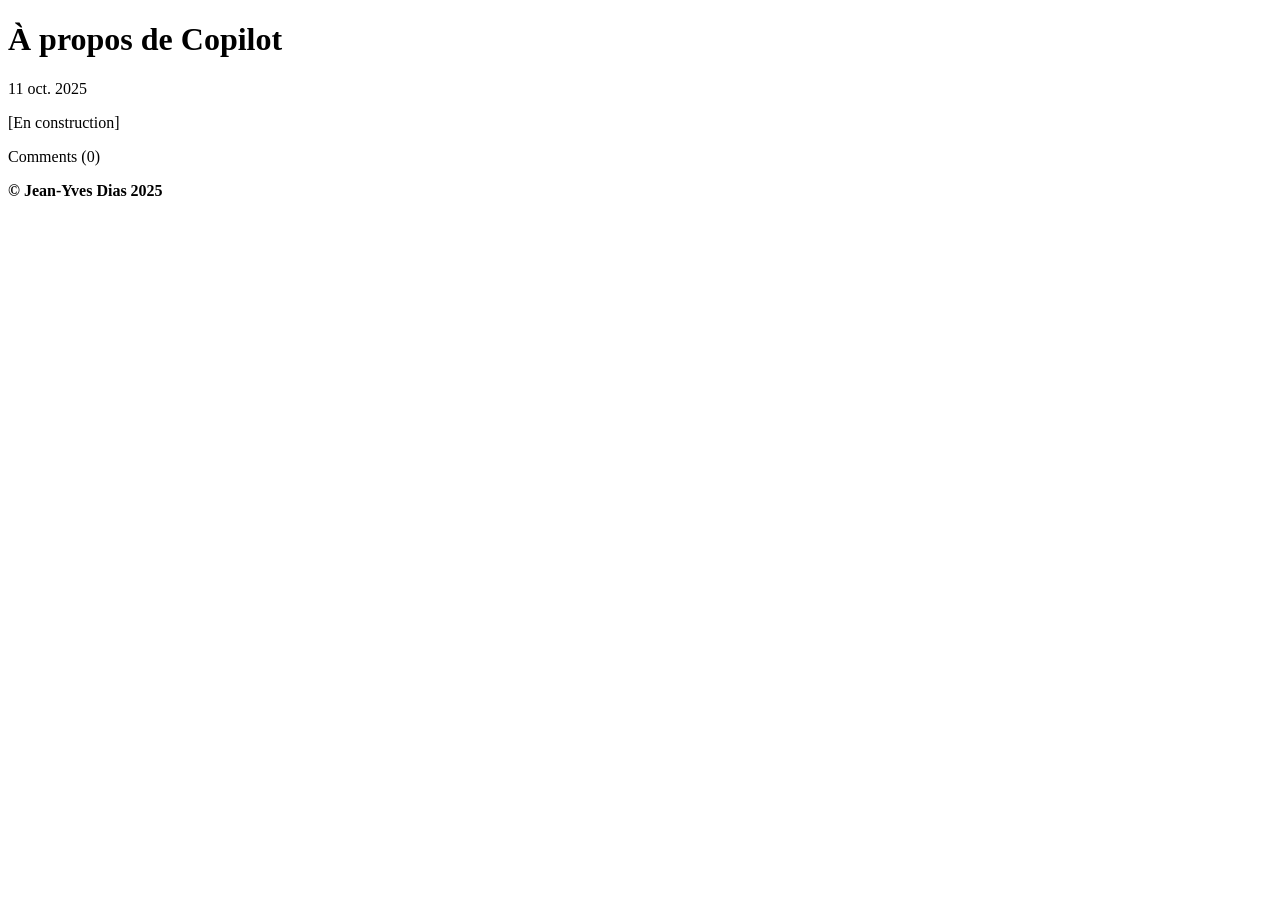
<file: blog/a-propos-de-copilot (2).html>
<!DOCTYPE html>
<html lang="fr">
<head>
    <meta charset="UTF-8">
    <title>À propos de Copilot</title>
</head>
<body>
    <h1>À propos de Copilot</h1>
    <p>11 oct. 2025</p>
    <p>[En construction]</p>
    <p>Comments (0)</p>
    <footer><strong>© Jean-Yves Dias 2025</strong></footer>
</body>
</html>
</file>
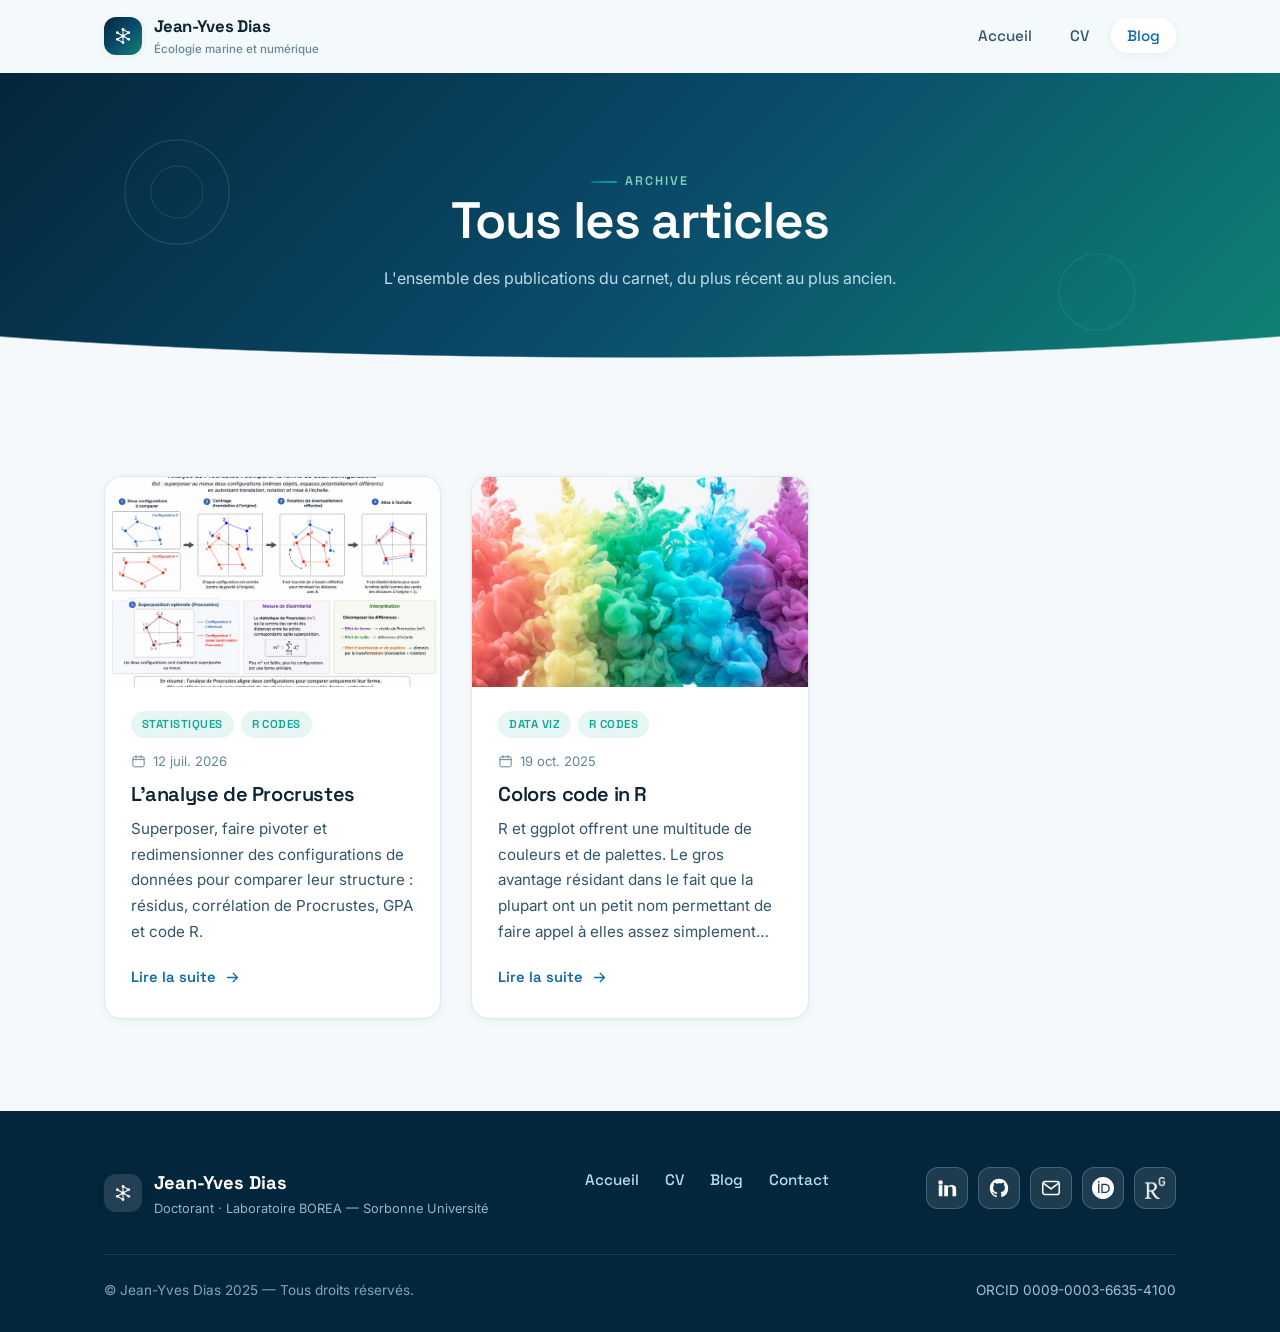
<file: blog/blog.html>
<!DOCTYPE html>
<html lang="fr">
<head>
  <meta charset="utf-8">
  <meta name="viewport" content="width=device-width, initial-scale=1.0">
  <title>Tous les articles — Jean-Yves Dias</title>
  <meta name="description" content="Archive complète des articles du blog de Jean-Yves Dias.">
  <meta name="theme-color" content="#04263c">
  <link rel="icon" href="../images/Designer1.png">
  <script>document.documentElement.className = 'js';</script>
  <link rel="stylesheet" href="../style.css">
  <script src="../script.js" defer></script>
</head>
<body data-lang="fr">
  <!-- ===== Header ===== -->
  <header class="site-header">
    <div class="container">
      <nav class="nav" aria-label="Navigation principale">
        <a class="brand" href="../index.html">
          <span class="brand__mark" aria-hidden="true">
            <svg viewBox="0 0 24 24" fill="none"><path d="M12 12 12 4.8M12 12 18.2 8.4M12 12 18.2 15.6M12 12 12 19.2M12 12 5.8 15.6M12 12 5.8 8.4M12 4.8 18.2 8.4M5.8 15.6 12 19.2" stroke="currentColor" stroke-width="1.1" stroke-linecap="round"/><g fill="currentColor"><circle cx="12" cy="12" r="2"/><circle cx="12" cy="4.8" r="1.5"/><circle cx="18.2" cy="8.4" r="1.5"/><circle cx="18.2" cy="15.6" r="1.5"/><circle cx="12" cy="19.2" r="1.5"/><circle cx="5.8" cy="15.6" r="1.5"/><circle cx="5.8" cy="8.4" r="1.5"/></g></svg>
          </span>
          <span>Jean-Yves Dias<small>Écologie marine et numérique</small></span>
        </a>
        <ul class="nav__links">
          <li><a href="../index.html">Accueil</a></li>
          <li><a href="../CV.html">CV</a></li>
          <li><a href="../Accueil-Blog.html" class="is-active">Blog</a></li>
        </ul>
        <button class="nav__toggle" aria-label="Ouvrir le menu" aria-expanded="false"><span></span></button>
      </nav>
    </div>
  </header>

  <!-- ===== Hero ===== -->
  <section class="page-hero">
    <div class="hero__deco" aria-hidden="true">
      <svg width="150" height="150" viewBox="0 0 150 150" style="top:14%;left:8%"><circle cx="75" cy="75" r="52" fill="none" stroke="#7fd1b9" stroke-width="1.1" opacity=".4"/><circle cx="75" cy="75" r="26" fill="none" stroke="#7fd1b9" stroke-width="1" opacity=".35"/></svg>
      <svg width="110" height="110" viewBox="0 0 110 110" style="bottom:12%;right:10%"><circle cx="55" cy="55" r="38" fill="none" stroke="#3fc9b6" stroke-width="1.1" opacity=".4"/></svg>
    </div>
    <div class="container">
      <p class="eyebrow">Archive</p>
      <h1>Tous les articles</h1>
      <p>L'ensemble des publications du carnet, du plus récent au plus ancien.</p>
    </div>
  </section>

  <!-- ===== Articles ===== -->
  <section class="section">
    <div class="container">
      <div class="blog-grid">
        <article class="post-card reveal">
          <a class="post-card__media" href="procrustes-analysis.html">
            <img src="../images/procrustes_blog.png" alt="L'analyse de Procrustes">
          </a>
          <div class="post-card__body">
            <div class="post-card__tags"><span class="tag">Statistiques</span><span class="tag">R codes</span></div>
            <p class="post-card__date">
              <svg viewBox="0 0 24 24" fill="none"><rect x="3" y="4.5" width="18" height="16" rx="2.5" stroke="currentColor" stroke-width="1.6"/><path d="M3 9h18M8 2.5v4M16 2.5v4" stroke="currentColor" stroke-width="1.6" stroke-linecap="round"/></svg>
              12 juil. 2026
            </p>
            <h3><a href="procrustes-analysis.html">L'analyse de Procrustes</a></h3>
            <p class="post-card__excerpt">Superposer, faire pivoter et redimensionner des configurations de données pour comparer leur structure : résidus, corrélation de Procrustes, GPA et code R.</p>
            <a class="post-card__more" href="procrustes-analysis.html">Lire la suite
              <svg viewBox="0 0 24 24" fill="none"><path d="M5 12h14M13 6l6 6-6 6" stroke="currentColor" stroke-width="1.8" stroke-linecap="round" stroke-linejoin="round"/></svg>
            </a>
          </div>
        </article>
        <article class="post-card reveal">
          <a class="post-card__media" href="colors-code-in-r.html">
            <img src="../images/photo-1558470598-a5dda9640f68.jpeg" alt="Palette de couleurs">
          </a>
          <div class="post-card__body">
            <div class="post-card__tags"><span class="tag">Data viz</span><span class="tag">R codes</span></div>
            <p class="post-card__date">
              <svg viewBox="0 0 24 24" fill="none"><rect x="3" y="4.5" width="18" height="16" rx="2.5" stroke="currentColor" stroke-width="1.6"/><path d="M3 9h18M8 2.5v4M16 2.5v4" stroke="currentColor" stroke-width="1.6" stroke-linecap="round"/></svg>
              19 oct. 2025
            </p>
            <h3><a href="colors-code-in-r.html">Colors code in R</a></h3>
            <p class="post-card__excerpt">R et ggplot offrent une multitude de couleurs et de palettes. Le gros avantage résidant dans le fait que la plupart ont un petit nom permettant de faire appel à elles assez simplement…</p>
            <a class="post-card__more" href="colors-code-in-r.html">Lire la suite
              <svg viewBox="0 0 24 24" fill="none"><path d="M5 12h14M13 6l6 6-6 6" stroke="currentColor" stroke-width="1.8" stroke-linecap="round" stroke-linejoin="round"/></svg>
            </a>
          </div>
        </article>
      </div>
    </div>
  </section>

  <!-- ===== Footer ===== -->
  <footer class="site-footer">
    <div class="container">
      <div class="footer-top">
        <div>
          <div class="footer-brand">
            <span class="brand__mark" aria-hidden="true">
              <svg viewBox="0 0 24 24" fill="none"><path d="M12 12 12 4.8M12 12 18.2 8.4M12 12 18.2 15.6M12 12 12 19.2M12 12 5.8 15.6M12 12 5.8 8.4M12 4.8 18.2 8.4M5.8 15.6 12 19.2" stroke="currentColor" stroke-width="1.1" stroke-linecap="round"/><g fill="currentColor"><circle cx="12" cy="12" r="2"/><circle cx="12" cy="4.8" r="1.5"/><circle cx="18.2" cy="8.4" r="1.5"/><circle cx="18.2" cy="15.6" r="1.5"/><circle cx="12" cy="19.2" r="1.5"/><circle cx="5.8" cy="15.6" r="1.5"/><circle cx="5.8" cy="8.4" r="1.5"/></g></svg>
            </span>
            <span>Jean-Yves Dias<small>Doctorant · Laboratoire BOREA — Sorbonne Université</small></span>
          </div>
        </div>
        <nav class="footer-nav" aria-label="Pied de page">
          <a href="../index.html">Accueil</a>
          <a href="../CV.html">CV</a>
          <a href="../Accueil-Blog.html">Blog</a>
          <a href="mailto:jean-yves.dias@sorbonne-universite.fr">Contact</a>
        </nav>
        <div class="footer-socials">
          <a class="social" href="https://www.linkedin.com/in/jean-yves-dias/" target="_blank" rel="noopener" aria-label="LinkedIn"><svg viewBox="0 0 24 24" fill="currentColor"><path d="M4.98 3.5a2.5 2.5 0 1 1 0 5 2.5 2.5 0 0 1 0-5ZM3 9h4v12H3V9Zm6 0h3.8v1.7h.05c.53-1 1.83-2.05 3.77-2.05C20.6 8.65 22 10.3 22 13.4V21h-4v-6.9c0-1.65-.03-3.77-2.3-3.77-2.3 0-2.65 1.8-2.65 3.65V21H9V9Z"/></svg></a>
          <a class="social" href="https://github.com/J-YDi" target="_blank" rel="noopener" aria-label="GitHub"><svg viewBox="0 0 24 24" fill="currentColor"><path d="M12 2C6.48 2 2 6.58 2 12.25c0 4.53 2.87 8.37 6.84 9.73.5.1.68-.22.68-.49 0-.24-.01-.87-.01-1.71-2.78.62-3.37-1.37-3.37-1.37-.45-1.18-1.11-1.49-1.11-1.49-.91-.64.07-.62.07-.62 1 .07 1.53 1.06 1.53 1.06.89 1.56 2.34 1.11 2.91.85.09-.66.35-1.11.63-1.37-2.22-.26-4.56-1.14-4.56-5.06 0-1.12.39-2.03 1.03-2.75-.1-.26-.45-1.3.1-2.71 0 0 .84-.28 2.75 1.05A9.3 9.3 0 0 1 12 6.84c.85 0 1.71.12 2.51.34 1.91-1.33 2.75-1.05 2.75-1.05.55 1.41.2 2.45.1 2.71.64.72 1.03 1.63 1.03 2.75 0 3.93-2.34 4.79-4.57 5.05.36.32.68.94.68 1.9 0 1.37-.01 2.48-.01 2.82 0 .27.18.6.69.49A10.02 10.02 0 0 0 22 12.25C22 6.58 17.52 2 12 2Z"/></svg></a>
          <a class="social" href="mailto:jean-yves.dias@sorbonne-universite.fr" aria-label="E-mail"><svg viewBox="0 0 24 24" fill="none"><rect x="3" y="5" width="18" height="14" rx="2.5" stroke="currentColor" stroke-width="1.7"/><path d="m4 7 8 6 8-6" stroke="currentColor" stroke-width="1.7" stroke-linecap="round" stroke-linejoin="round"/></svg></a>
          <a class="social" href="https://orcid.org/0009-0003-6635-4100" target="_blank" rel="noopener" aria-label="ORCID"><svg viewBox="0 0 24 24" fill="currentColor" aria-hidden="true"><path d="M12 0C5.372 0 0 5.372 0 12s5.372 12 12 12 12-5.372 12-12S18.628 0 12 0zM7.369 4.378c.525 0 .947.431.947.947s-.422.947-.947.947a.95.95 0 0 1-.947-.947c0-.525.422-.947.947-.947zm-.722 3.038h1.444v10.041H6.647V7.416zm3.562 0h3.9c3.712 0 5.344 2.653 5.344 5.025 0 2.578-2.016 5.025-5.325 5.025h-3.919V7.416zm1.444 1.303v7.444h2.297c3.272 0 4.022-2.484 4.022-3.722 0-2.016-1.284-3.722-4.097-3.722h-2.222z"/></svg></a>
          <a class="social social--logo" href="https://www.researchgate.net/profile/Jean-Yves-Dias?ev=hdr_xprf" target="_blank" rel="noopener" aria-label="ResearchGate"><img src="../images/researchgate-rma9jjrhn7bt7wjizf5h5.png" alt="ResearchGate"></a>
        </div>
      </div>
      <div class="footer-bottom">
        <p>© Jean-Yves Dias 2025 — Tous droits réservés.</p>
        <p><a href="https://orcid.org/0009-0003-6635-4100" target="_blank" rel="noopener">ORCID 0009-0003-6635-4100</a></p>
      </div>
    </div>
  </footer>
</body>
</html>
</file>
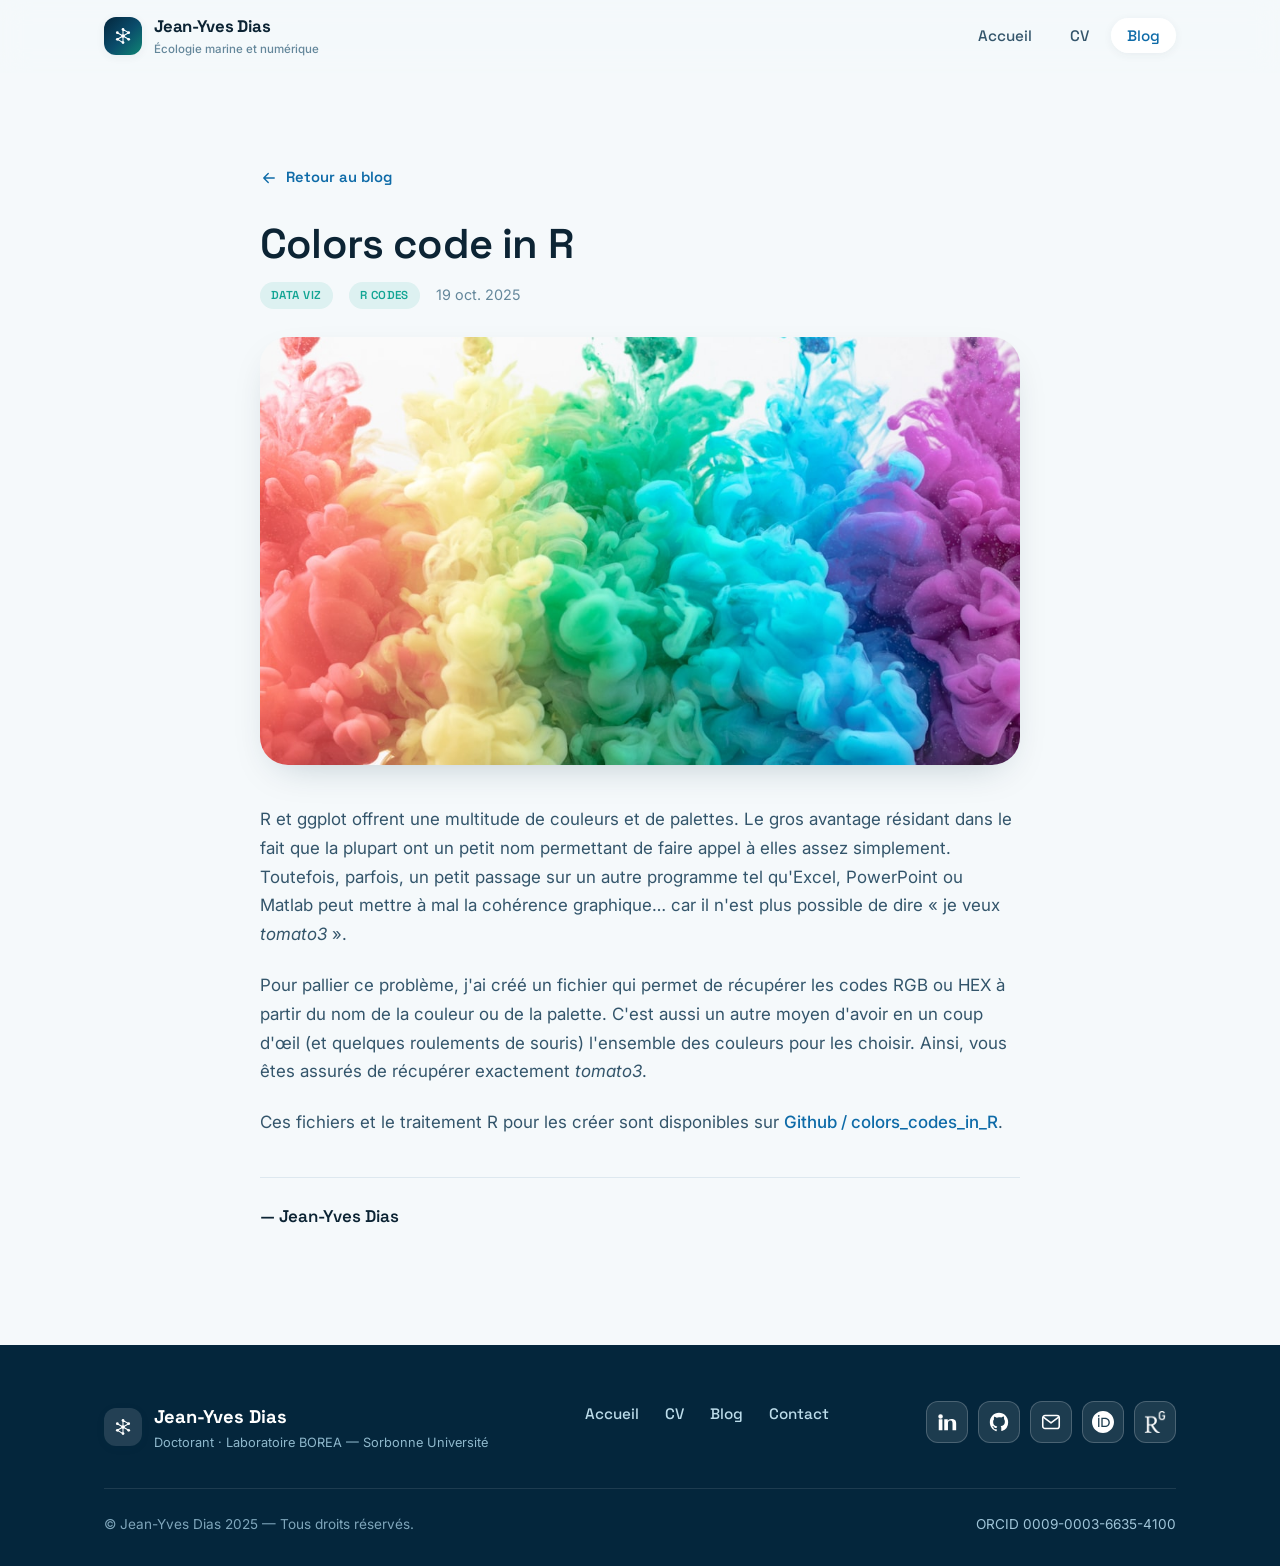
<file: blog/colors-code-in-r.html>
<!DOCTYPE html>
<html lang="fr">
<head>
  <meta charset="utf-8">
  <meta name="viewport" content="width=device-width, initial-scale=1.0">
  <title>Colors code in R — Jean-Yves Dias</title>
  <meta name="description" content="Récupérer facilement les codes RGB ou HEX des couleurs et palettes de R pour garder une cohérence graphique entre logiciels.">
  <meta name="theme-color" content="#04263c">
  <meta property="og:title" content="Colors code in R">
  <meta property="og:type" content="article">
  <link rel="icon" href="../images/Designer1.png">
  <script>document.documentElement.className = 'js';</script>
  <link rel="stylesheet" href="../style.css">
  <script src="../script.js" defer></script>
</head>
<body data-lang="fr">
  <!-- ===== Header ===== -->
  <header class="site-header">
    <div class="container">
      <nav class="nav" aria-label="Navigation principale">
        <a class="brand" href="../index.html">
          <span class="brand__mark" aria-hidden="true">
            <svg viewBox="0 0 24 24" fill="none"><path d="M12 12 12 4.8M12 12 18.2 8.4M12 12 18.2 15.6M12 12 12 19.2M12 12 5.8 15.6M12 12 5.8 8.4M12 4.8 18.2 8.4M5.8 15.6 12 19.2" stroke="currentColor" stroke-width="1.1" stroke-linecap="round"/><g fill="currentColor"><circle cx="12" cy="12" r="2"/><circle cx="12" cy="4.8" r="1.5"/><circle cx="18.2" cy="8.4" r="1.5"/><circle cx="18.2" cy="15.6" r="1.5"/><circle cx="12" cy="19.2" r="1.5"/><circle cx="5.8" cy="15.6" r="1.5"/><circle cx="5.8" cy="8.4" r="1.5"/></g></svg>
          </span>
          <span>Jean-Yves Dias<small>Écologie marine et numérique</small></span>
        </a>
        <ul class="nav__links">
          <li><a href="../index.html">Accueil</a></li>
          <li><a href="../CV.html">CV</a></li>
          <li><a href="../Accueil-Blog.html" class="is-active">Blog</a></li>
        </ul>
        <button class="nav__toggle" aria-label="Ouvrir le menu" aria-expanded="false"><span></span></button>
      </nav>
    </div>
  </header>

  <!-- ===== Article ===== -->
  <section class="section">
    <div class="container">
      <div class="article">
        <a class="back-link" href="../Accueil-Blog.html">
          <svg viewBox="0 0 24 24" fill="none"><path d="M19 12H5M11 18l-6-6 6-6" stroke="currentColor" stroke-width="1.8" stroke-linecap="round" stroke-linejoin="round"/></svg>
          Retour au blog
        </a>
        <h1 class="section-title" style="font-size:clamp(1.9rem,4vw,2.6rem)">Colors code in R</h1>
        <div class="article__meta">
          <span class="tag">Data viz</span>
          <span class="tag">R codes</span>
          <span>19 oct. 2025</span>
        </div>
        <div class="article__hero">
          <img src="../images/photo-1558470598-a5dda9640f68.jpeg" alt="Nuancier de couleurs">
        </div>
        <div class="article__body">
          <p>R et ggplot offrent une multitude de couleurs et de palettes. Le gros avantage résidant dans le fait que la plupart ont un petit nom permettant de faire appel à elles assez simplement. Toutefois, parfois, un petit passage sur un autre programme tel qu'Excel, PowerPoint ou Matlab peut mettre à mal la cohérence graphique… car il n'est plus possible de dire « je veux <em>tomato3</em> ».</p>
          <p>Pour pallier ce problème, j'ai créé un fichier qui permet de récupérer les codes RGB ou HEX à partir du nom de la couleur ou de la palette. C'est aussi un autre moyen d'avoir en un coup d'œil (et quelques roulements de souris) l'ensemble des couleurs pour les choisir. Ainsi, vous êtes assurés de récupérer exactement <em>tomato3</em>.</p>
          <p>Ces fichiers et le traitement R pour les créer sont disponibles sur <a href="https://github.com/J-YDi/colors_codes_in_R/tree/main" target="_blank" rel="noopener">Github / colors_codes_in_R</a>.</p>
          <p class="article__sign">— Jean-Yves Dias</p>
        </div>
      </div>
    </div>
  </section>

  <!-- ===== Footer ===== -->
  <footer class="site-footer">
    <div class="container">
      <div class="footer-top">
        <div>
          <div class="footer-brand">
            <span class="brand__mark" aria-hidden="true">
              <svg viewBox="0 0 24 24" fill="none"><path d="M12 12 12 4.8M12 12 18.2 8.4M12 12 18.2 15.6M12 12 12 19.2M12 12 5.8 15.6M12 12 5.8 8.4M12 4.8 18.2 8.4M5.8 15.6 12 19.2" stroke="currentColor" stroke-width="1.1" stroke-linecap="round"/><g fill="currentColor"><circle cx="12" cy="12" r="2"/><circle cx="12" cy="4.8" r="1.5"/><circle cx="18.2" cy="8.4" r="1.5"/><circle cx="18.2" cy="15.6" r="1.5"/><circle cx="12" cy="19.2" r="1.5"/><circle cx="5.8" cy="15.6" r="1.5"/><circle cx="5.8" cy="8.4" r="1.5"/></g></svg>
            </span>
            <span>Jean-Yves Dias<small>Doctorant · Laboratoire BOREA — Sorbonne Université</small></span>
          </div>
        </div>
        <nav class="footer-nav" aria-label="Pied de page">
          <a href="../index.html">Accueil</a>
          <a href="../CV.html">CV</a>
          <a href="../Accueil-Blog.html">Blog</a>
          <a href="mailto:jean-yves.dias@sorbonne-universite.fr">Contact</a>
        </nav>
        <div class="footer-socials">
          <a class="social" href="https://www.linkedin.com/in/jean-yves-dias/" target="_blank" rel="noopener" aria-label="LinkedIn"><svg viewBox="0 0 24 24" fill="currentColor"><path d="M4.98 3.5a2.5 2.5 0 1 1 0 5 2.5 2.5 0 0 1 0-5ZM3 9h4v12H3V9Zm6 0h3.8v1.7h.05c.53-1 1.83-2.05 3.77-2.05C20.6 8.65 22 10.3 22 13.4V21h-4v-6.9c0-1.65-.03-3.77-2.3-3.77-2.3 0-2.65 1.8-2.65 3.65V21H9V9Z"/></svg></a>
          <a class="social" href="https://github.com/J-YDi" target="_blank" rel="noopener" aria-label="GitHub"><svg viewBox="0 0 24 24" fill="currentColor"><path d="M12 2C6.48 2 2 6.58 2 12.25c0 4.53 2.87 8.37 6.84 9.73.5.1.68-.22.68-.49 0-.24-.01-.87-.01-1.71-2.78.62-3.37-1.37-3.37-1.37-.45-1.18-1.11-1.49-1.11-1.49-.91-.64.07-.62.07-.62 1 .07 1.53 1.06 1.53 1.06.89 1.56 2.34 1.11 2.91.85.09-.66.35-1.11.63-1.37-2.22-.26-4.56-1.14-4.56-5.06 0-1.12.39-2.03 1.03-2.75-.1-.26-.45-1.3.1-2.71 0 0 .84-.28 2.75 1.05A9.3 9.3 0 0 1 12 6.84c.85 0 1.71.12 2.51.34 1.91-1.33 2.75-1.05 2.75-1.05.55 1.41.2 2.45.1 2.71.64.72 1.03 1.63 1.03 2.75 0 3.93-2.34 4.79-4.57 5.05.36.32.68.94.68 1.9 0 1.37-.01 2.48-.01 2.82 0 .27.18.6.69.49A10.02 10.02 0 0 0 22 12.25C22 6.58 17.52 2 12 2Z"/></svg></a>
          <a class="social" href="mailto:jean-yves.dias@sorbonne-universite.fr" aria-label="E-mail"><svg viewBox="0 0 24 24" fill="none"><rect x="3" y="5" width="18" height="14" rx="2.5" stroke="currentColor" stroke-width="1.7"/><path d="m4 7 8 6 8-6" stroke="currentColor" stroke-width="1.7" stroke-linecap="round" stroke-linejoin="round"/></svg></a>
          <a class="social" href="https://orcid.org/0009-0003-6635-4100" target="_blank" rel="noopener" aria-label="ORCID"><svg viewBox="0 0 24 24" fill="currentColor" aria-hidden="true"><path d="M12 0C5.372 0 0 5.372 0 12s5.372 12 12 12 12-5.372 12-12S18.628 0 12 0zM7.369 4.378c.525 0 .947.431.947.947s-.422.947-.947.947a.95.95 0 0 1-.947-.947c0-.525.422-.947.947-.947zm-.722 3.038h1.444v10.041H6.647V7.416zm3.562 0h3.9c3.712 0 5.344 2.653 5.344 5.025 0 2.578-2.016 5.025-5.325 5.025h-3.919V7.416zm1.444 1.303v7.444h2.297c3.272 0 4.022-2.484 4.022-3.722 0-2.016-1.284-3.722-4.097-3.722h-2.222z"/></svg></a>
          <a class="social social--logo" href="https://www.researchgate.net/profile/Jean-Yves-Dias?ev=hdr_xprf" target="_blank" rel="noopener" aria-label="ResearchGate"><img src="../images/researchgate-rma9jjrhn7bt7wjizf5h5.png" alt="ResearchGate"></a>
        </div>
      </div>
      <div class="footer-bottom">
        <p>© Jean-Yves Dias 2025 — Tous droits réservés.</p>
        <p><a href="https://orcid.org/0009-0003-6635-4100" target="_blank" rel="noopener">ORCID 0009-0003-6635-4100</a></p>
      </div>
    </div>
  </footer>
</body>
</html>
</file>
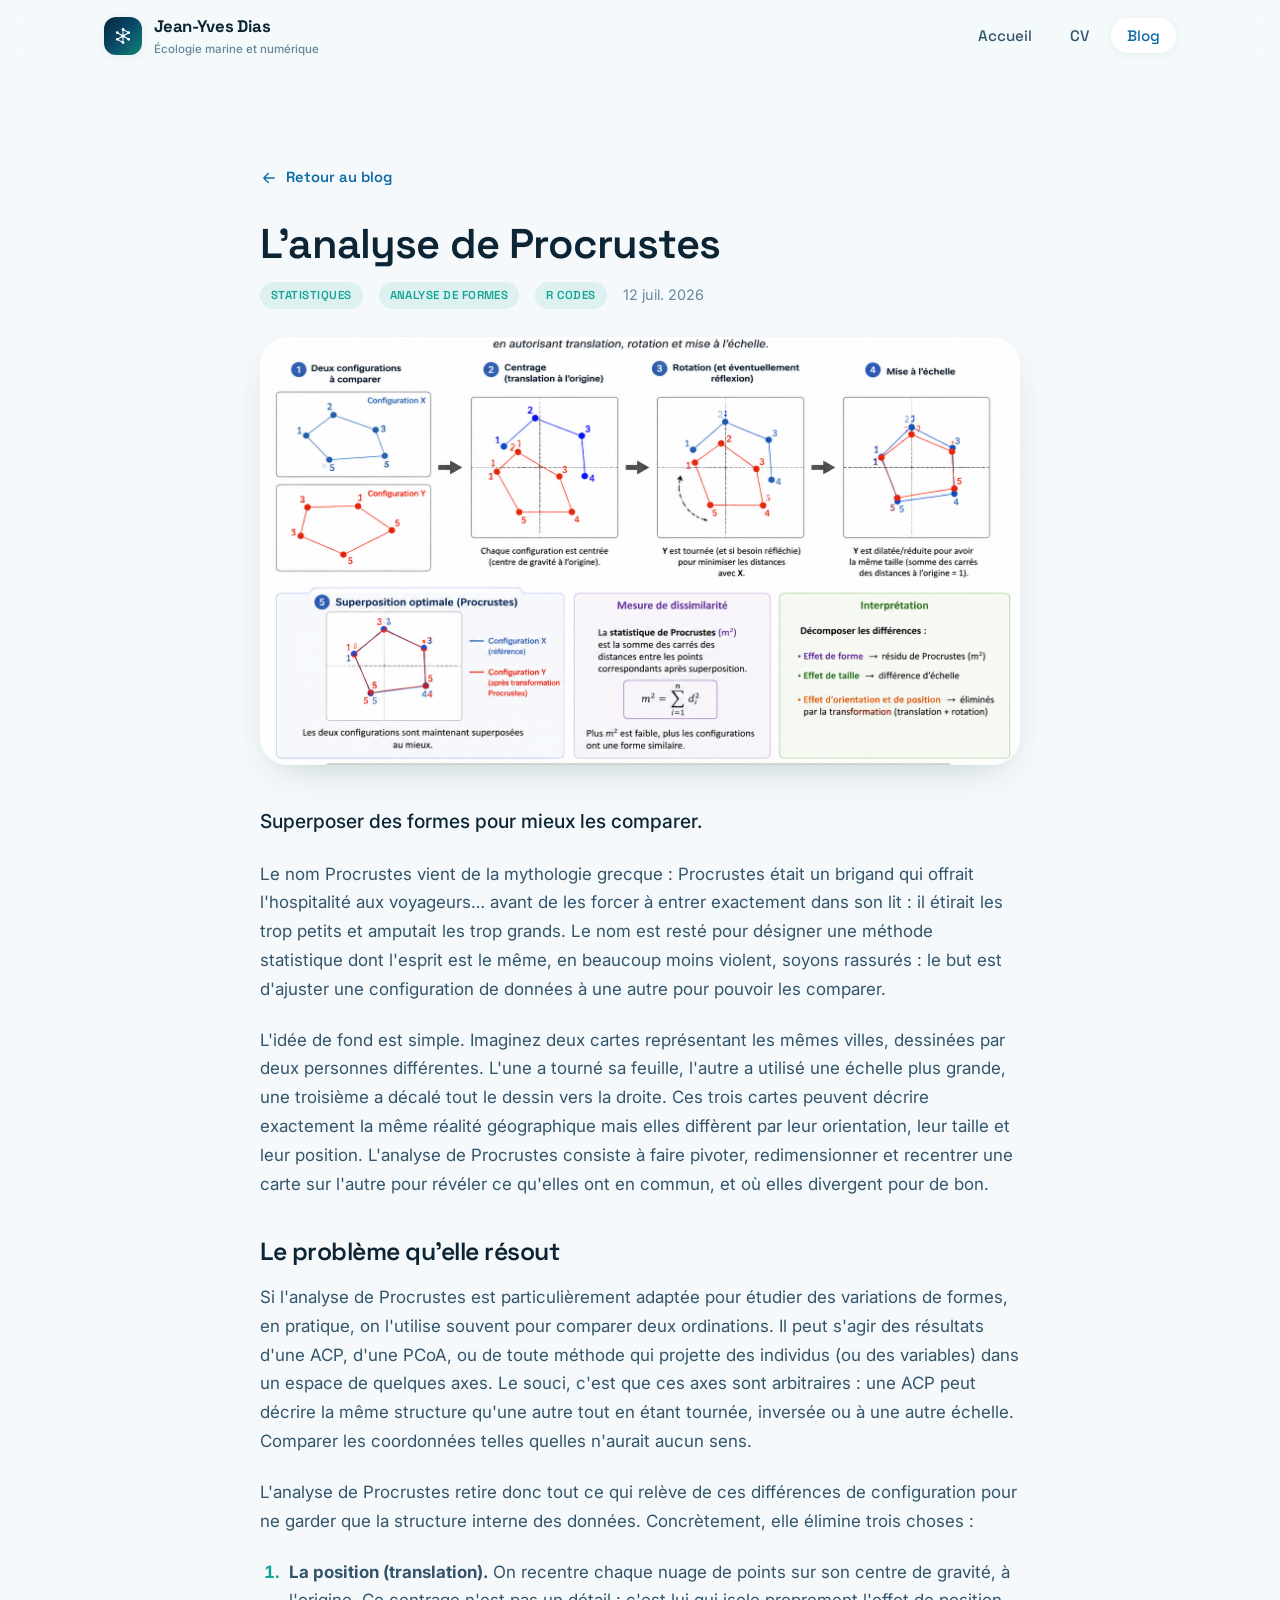
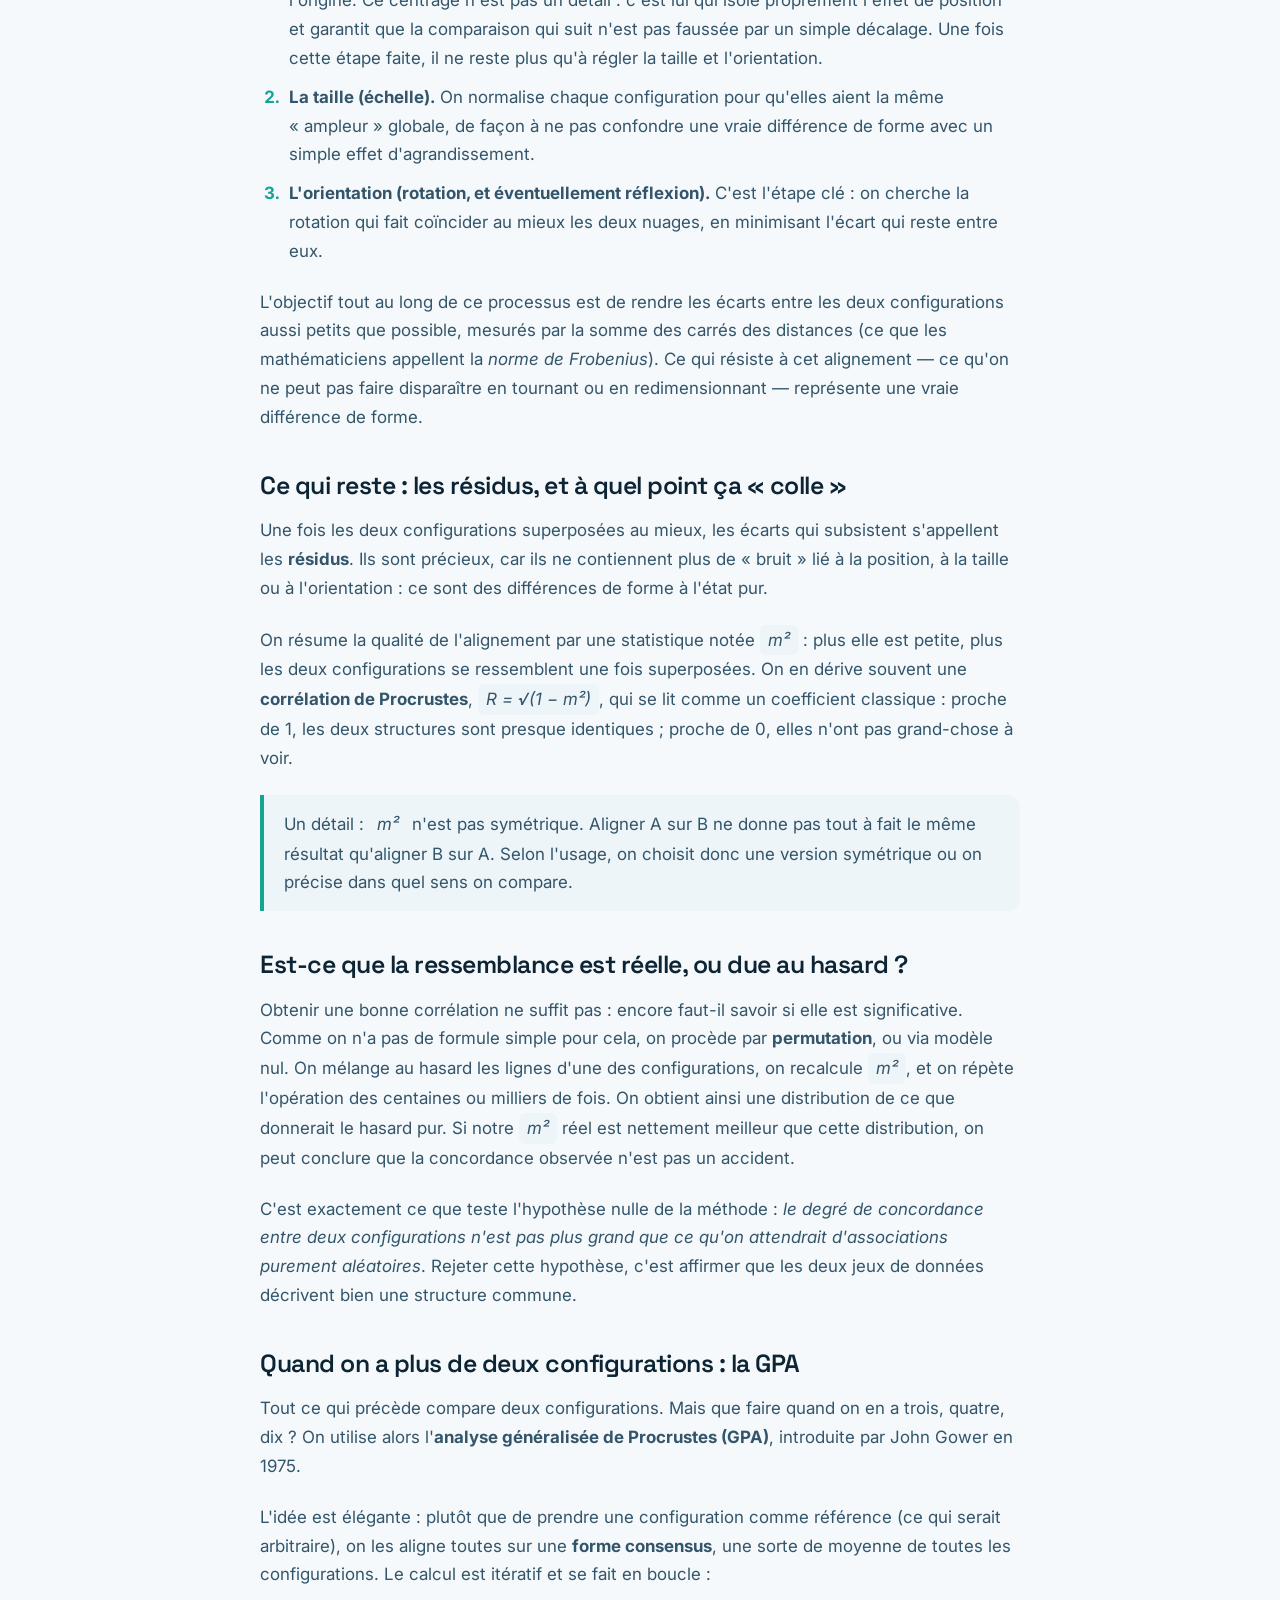
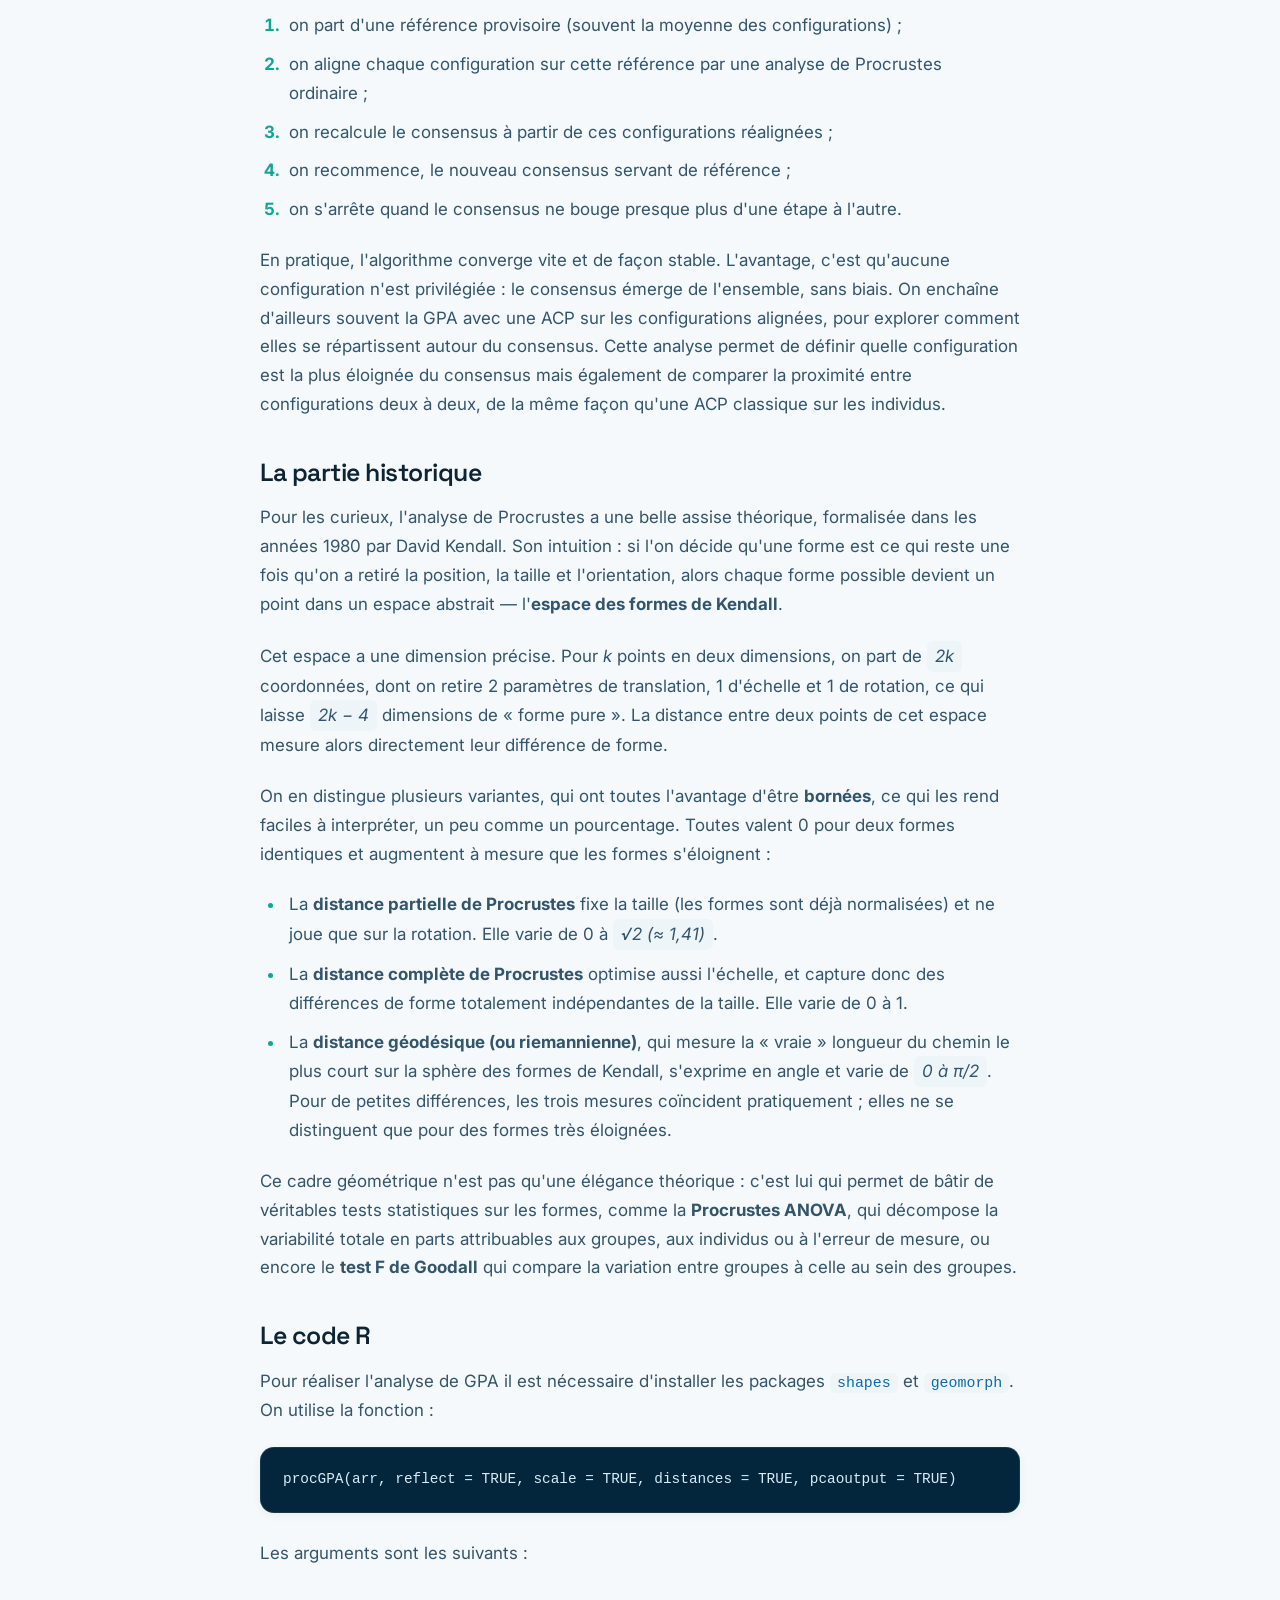
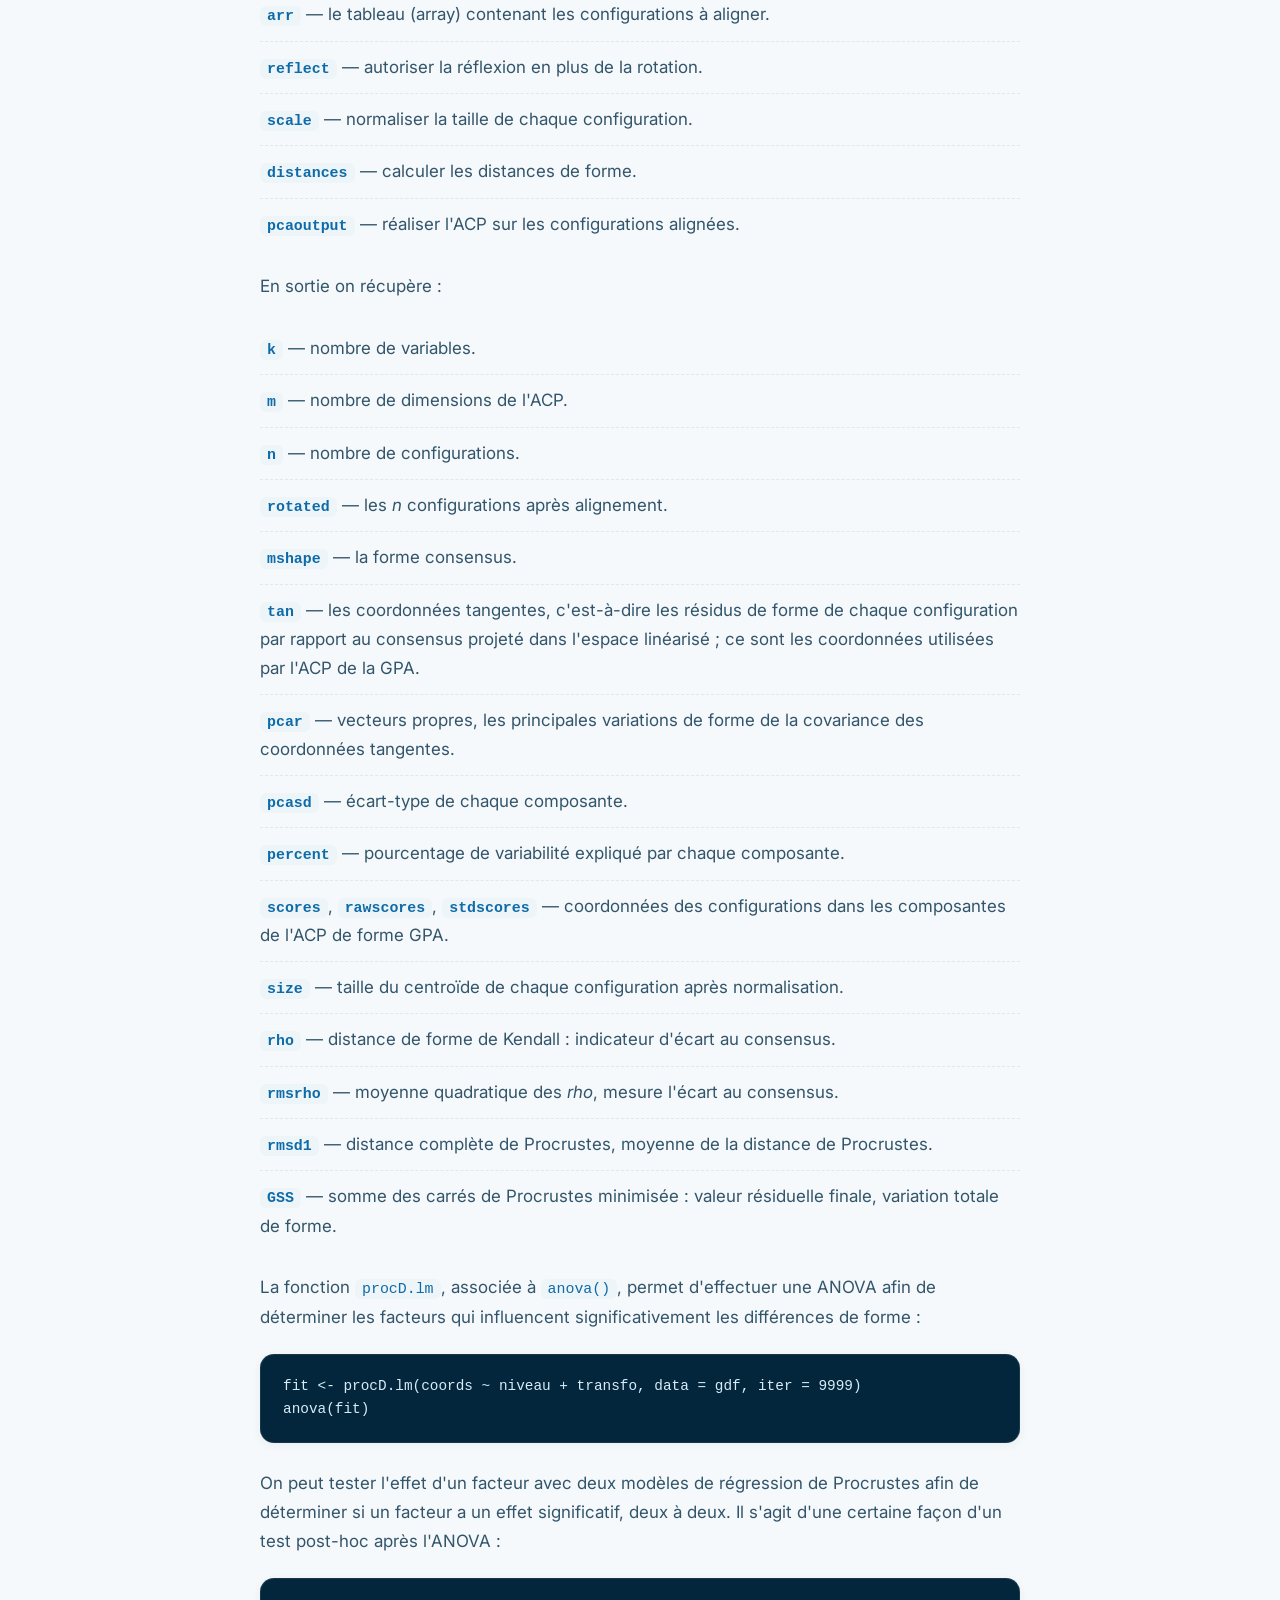
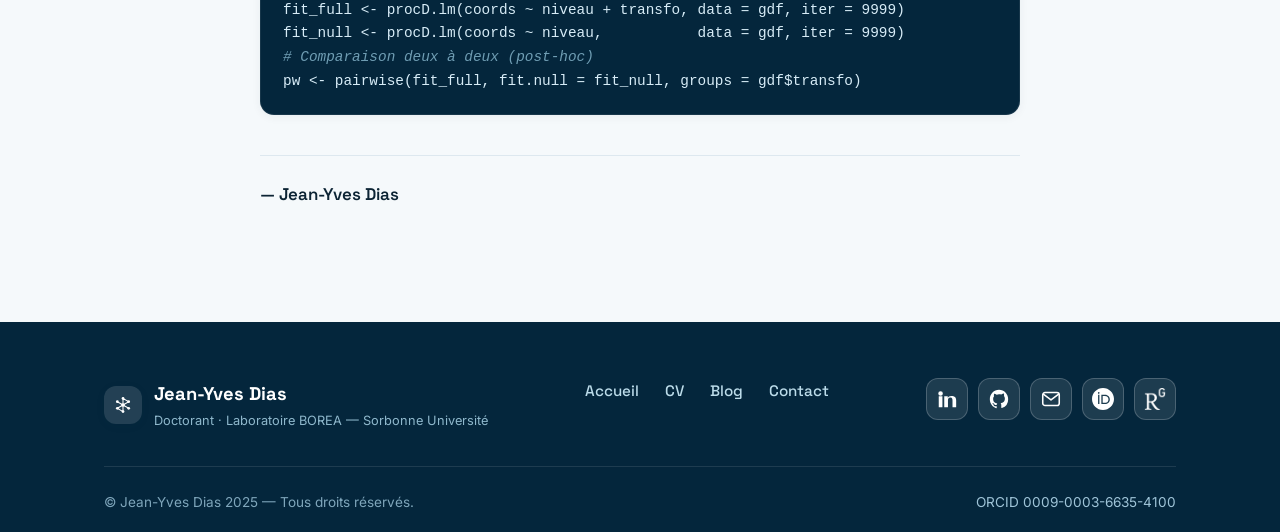
<file: blog/procrustes-analysis.html>
<!DOCTYPE html>
<html lang="fr">
<head>
  <meta charset="utf-8">
  <meta name="viewport" content="width=device-width, initial-scale=1.0">
  <title>L'analyse de Procrustes — Jean-Yves Dias</title>
  <meta name="description" content="L'analyse de Procrustes : superposer, faire pivoter et redimensionner des configurations de données pour comparer leur structure. Résidus, corrélation de Procrustes, GPA et code R (shapes, geomorph).">
  <meta name="theme-color" content="#04263c">
  <meta property="og:title" content="L'analyse de Procrustes : superposer des formes pour mieux les comparer">
  <meta property="og:type" content="article">
  <link rel="icon" href="../images/Designer1.png">
  <script>document.documentElement.className = 'js';</script>
  <link rel="stylesheet" href="../style.css">
  <script src="../script.js" defer></script>
  <style>
    /* Mise en forme spécifique aux articles riches (listes, code, formules) */
    .article__body h2 { font-size: 1.55rem; margin: 40px 0 16px; }
    .article__body h3 { font-size: 1.2rem; margin: 30px 0 12px; }
    .article__body ol,
    .article__body ul { margin: 0 0 22px; padding-left: 1.5em; }
    .article__body ol { list-style: decimal; }
    .article__body ul { list-style: disc; }
    .article__body li { margin-bottom: 10px; padding-left: 4px; }
    .article__body li::marker { color: var(--teal); font-weight: 700; }
    .article__lead { font-size: 1.2rem; color: var(--ink); font-weight: 500; margin-bottom: 26px; }
    .article__body code {
      font-family: ui-monospace, "SFMono-Regular", Menlo, Consolas, monospace;
      background: var(--surface-2); color: var(--ocean);
      padding: 2px 7px; border-radius: 6px; font-size: .88em;
    }
    .article__body pre {
      background: var(--deep); border: 1px solid rgba(255,255,255,.08);
      border-radius: 14px; padding: 20px 22px; overflow-x: auto;
      margin: 0 0 26px; box-shadow: var(--shadow-sm);
    }
    .article__body pre code {
      background: none; color: #d7ecf7; padding: 0; font-size: .9rem; line-height: 1.65;
      display: block; white-space: pre;
    }
    .article__body pre .cm { color: #6f9db3; font-style: italic; }  /* commentaire */
    .article__body .formula {
      display: inline-block; font-style: italic;
      background: var(--surface-2); padding: 1px 8px; border-radius: 6px;
    }
    .def-list { list-style: none !important; padding-left: 0 !important; margin-top: 6px; }
    .def-list li { padding: 11px 0; margin: 0; border-bottom: 1px dashed var(--line); }
    .def-list li:last-child { border-bottom: 0; }
    .def-list code { font-weight: 600; }
    .article__note {
      border-left: 4px solid var(--teal); background: var(--surface-2);
      border-radius: 0 12px 12px 0; padding: 14px 20px; margin: 0 0 24px; color: var(--ink-2);
    }
  </style>
</head>
<body data-lang="fr">
  <!-- ===== Header ===== -->
  <header class="site-header">
    <div class="container">
      <nav class="nav" aria-label="Navigation principale">
        <a class="brand" href="../index.html">
          <span class="brand__mark" aria-hidden="true">
            <svg viewBox="0 0 24 24" fill="none"><path d="M12 12 12 4.8M12 12 18.2 8.4M12 12 18.2 15.6M12 12 12 19.2M12 12 5.8 15.6M12 12 5.8 8.4M12 4.8 18.2 8.4M5.8 15.6 12 19.2" stroke="currentColor" stroke-width="1.1" stroke-linecap="round"/><g fill="currentColor"><circle cx="12" cy="12" r="2"/><circle cx="12" cy="4.8" r="1.5"/><circle cx="18.2" cy="8.4" r="1.5"/><circle cx="18.2" cy="15.6" r="1.5"/><circle cx="12" cy="19.2" r="1.5"/><circle cx="5.8" cy="15.6" r="1.5"/><circle cx="5.8" cy="8.4" r="1.5"/></g></svg>
          </span>
          <span>Jean-Yves Dias<small>Écologie marine et numérique</small></span>
        </a>
        <ul class="nav__links">
          <li><a href="../index.html">Accueil</a></li>
          <li><a href="../CV.html">CV</a></li>
          <li><a href="../Accueil-Blog.html" class="is-active">Blog</a></li>
        </ul>
        <button class="nav__toggle" aria-label="Ouvrir le menu" aria-expanded="false"><span></span></button>
      </nav>
    </div>
  </header>

  <!-- ===== Article ===== -->
  <section class="section">
    <div class="container">
      <div class="article">
        <a class="back-link" href="../Accueil-Blog.html">
          <svg viewBox="0 0 24 24" fill="none"><path d="M19 12H5M11 18l-6-6 6-6" stroke="currentColor" stroke-width="1.8" stroke-linecap="round" stroke-linejoin="round"/></svg>
          Retour au blog
        </a>
        <h1 class="section-title" style="font-size:clamp(1.9rem,4vw,2.6rem)">L'analyse de Procrustes</h1>
        <div class="article__meta">
          <span class="tag">Statistiques</span>
          <span class="tag">Analyse de formes</span>
          <span class="tag">R codes</span>
          <span>12 juil. 2026</span>
        </div>
        <div class="article__hero">
          <img src="../images/procrustes_blog.png" alt="L'analyse de Procrustes">
        </div>
        <div class="article__body">
          <p class="article__lead">Superposer des formes pour mieux les comparer.</p>

          <p>Le nom Procrustes vient de la mythologie grecque&nbsp;: Procrustes était un brigand qui offrait l'hospitalité aux voyageurs… avant de les forcer à entrer exactement dans son lit&nbsp;: il étirait les trop petits et amputait les trop grands. Le nom est resté pour désigner une méthode statistique dont l'esprit est le même, en beaucoup moins violent, soyons rassurés&nbsp;: le but est d'ajuster une configuration de données à une autre pour pouvoir les comparer.</p>

          <p>L'idée de fond est simple. Imaginez deux cartes représentant les mêmes villes, dessinées par deux personnes différentes. L'une a tourné sa feuille, l'autre a utilisé une échelle plus grande, une troisième a décalé tout le dessin vers la droite. Ces trois cartes peuvent décrire exactement la même réalité géographique mais elles diffèrent par leur orientation, leur taille et leur position. L'analyse de Procrustes consiste à faire pivoter, redimensionner et recentrer une carte sur l'autre pour révéler ce qu'elles ont en commun, et où elles divergent pour de bon.</p>

          <h2>Le problème qu'elle résout</h2>
          <p>Si l'analyse de Procrustes est particulièrement adaptée pour étudier des variations de formes, en pratique, on l'utilise souvent pour comparer deux ordinations. Il peut s'agir des résultats d'une ACP, d'une PCoA, ou de toute méthode qui projette des individus (ou des variables) dans un espace de quelques axes. Le souci, c'est que ces axes sont arbitraires&nbsp;: une ACP peut décrire la même structure qu'une autre tout en étant tournée, inversée ou à une autre échelle. Comparer les coordonnées telles quelles n'aurait aucun sens.</p>
          <p>L'analyse de Procrustes retire donc tout ce qui relève de ces différences de configuration pour ne garder que la structure interne des données. Concrètement, elle élimine trois choses&nbsp;:</p>
          <ol>
            <li><strong>La position (translation).</strong> On recentre chaque nuage de points sur son centre de gravité, à l'origine. Ce centrage n'est pas un détail&nbsp;: c'est lui qui isole proprement l'effet de position et garantit que la comparaison qui suit n'est pas faussée par un simple décalage. Une fois cette étape faite, il ne reste plus qu'à régler la taille et l'orientation.</li>
            <li><strong>La taille (échelle).</strong> On normalise chaque configuration pour qu'elles aient la même «&nbsp;ampleur&nbsp;» globale, de façon à ne pas confondre une vraie différence de forme avec un simple effet d'agrandissement.</li>
            <li><strong>L'orientation (rotation, et éventuellement réflexion).</strong> C'est l'étape clé&nbsp;: on cherche la rotation qui fait coïncider au mieux les deux nuages, en minimisant l'écart qui reste entre eux.</li>
          </ol>
          <p>L'objectif tout au long de ce processus est de rendre les écarts entre les deux configurations aussi petits que possible, mesurés par la somme des carrés des distances (ce que les mathématiciens appellent la <em>norme de Frobenius</em>). Ce qui résiste à cet alignement — ce qu'on ne peut pas faire disparaître en tournant ou en redimensionnant — représente une vraie différence de forme.</p>

          <h2>Ce qui reste&nbsp;: les résidus, et à quel point ça «&nbsp;colle&nbsp;»</h2>
          <p>Une fois les deux configurations superposées au mieux, les écarts qui subsistent s'appellent les <strong>résidus</strong>. Ils sont précieux, car ils ne contiennent plus de «&nbsp;bruit&nbsp;» lié à la position, à la taille ou à l'orientation&nbsp;: ce sont des différences de forme à l'état pur.</p>
          <p>On résume la qualité de l'alignement par une statistique notée <span class="formula">m²</span>&nbsp;: plus elle est petite, plus les deux configurations se ressemblent une fois superposées. On en dérive souvent une <strong>corrélation de Procrustes</strong>, <span class="formula">R = √(1 − m²)</span>, qui se lit comme un coefficient classique&nbsp;: proche de 1, les deux structures sont presque identiques&nbsp;; proche de 0, elles n'ont pas grand-chose à voir.</p>
          <p class="article__note">Un détail&nbsp;: <span class="formula">m²</span> n'est pas symétrique. Aligner A sur B ne donne pas tout à fait le même résultat qu'aligner B sur A. Selon l'usage, on choisit donc une version symétrique ou on précise dans quel sens on compare.</p>

          <h2>Est-ce que la ressemblance est réelle, ou due au hasard&nbsp;?</h2>
          <p>Obtenir une bonne corrélation ne suffit pas&nbsp;: encore faut-il savoir si elle est significative. Comme on n'a pas de formule simple pour cela, on procède par <strong>permutation</strong>, ou via modèle nul. On mélange au hasard les lignes d'une des configurations, on recalcule <span class="formula">m²</span>, et on répète l'opération des centaines ou milliers de fois. On obtient ainsi une distribution de ce que donnerait le hasard pur. Si notre <span class="formula">m²</span> réel est nettement meilleur que cette distribution, on peut conclure que la concordance observée n'est pas un accident.</p>
          <p>C'est exactement ce que teste l'hypothèse nulle de la méthode&nbsp;: <em>le degré de concordance entre deux configurations n'est pas plus grand que ce qu'on attendrait d'associations purement aléatoires</em>. Rejeter cette hypothèse, c'est affirmer que les deux jeux de données décrivent bien une structure commune.</p>

          <h2>Quand on a plus de deux configurations&nbsp;: la GPA</h2>
          <p>Tout ce qui précède compare deux configurations. Mais que faire quand on en a trois, quatre, dix&nbsp;? On utilise alors l'<strong>analyse généralisée de Procrustes (GPA)</strong>, introduite par John Gower en 1975.</p>
          <p>L'idée est élégante&nbsp;: plutôt que de prendre une configuration comme référence (ce qui serait arbitraire), on les aligne toutes sur une <strong>forme consensus</strong>, une sorte de moyenne de toutes les configurations. Le calcul est itératif et se fait en boucle&nbsp;:</p>
          <ol>
            <li>on part d'une référence provisoire (souvent la moyenne des configurations)&nbsp;;</li>
            <li>on aligne chaque configuration sur cette référence par une analyse de Procrustes ordinaire&nbsp;;</li>
            <li>on recalcule le consensus à partir de ces configurations réalignées&nbsp;;</li>
            <li>on recommence, le nouveau consensus servant de référence&nbsp;;</li>
            <li>on s'arrête quand le consensus ne bouge presque plus d'une étape à l'autre.</li>
          </ol>
          <p>En pratique, l'algorithme converge vite et de façon stable. L'avantage, c'est qu'aucune configuration n'est privilégiée&nbsp;: le consensus émerge de l'ensemble, sans biais. On enchaîne d'ailleurs souvent la GPA avec une ACP sur les configurations alignées, pour explorer comment elles se répartissent autour du consensus. Cette analyse permet de définir quelle configuration est la plus éloignée du consensus mais également de comparer la proximité entre configurations deux à deux, de la même façon qu'une ACP classique sur les individus.</p>

          <h2>La partie historique</h2>
          <p>Pour les curieux, l'analyse de Procrustes a une belle assise théorique, formalisée dans les années 1980 par David Kendall. Son intuition&nbsp;: si l'on décide qu'une forme est ce qui reste une fois qu'on a retiré la position, la taille et l'orientation, alors chaque forme possible devient un point dans un espace abstrait — l'<strong>espace des formes de Kendall</strong>.</p>
          <p>Cet espace a une dimension précise. Pour <em>k</em> points en deux dimensions, on part de <span class="formula">2k</span> coordonnées, dont on retire 2 paramètres de translation, 1 d'échelle et 1 de rotation, ce qui laisse <span class="formula">2k − 4</span> dimensions de «&nbsp;forme pure&nbsp;». La distance entre deux points de cet espace mesure alors directement leur différence de forme.</p>
          <p>On en distingue plusieurs variantes, qui ont toutes l'avantage d'être <strong>bornées</strong>, ce qui les rend faciles à interpréter, un peu comme un pourcentage. Toutes valent 0 pour deux formes identiques et augmentent à mesure que les formes s'éloignent&nbsp;:</p>
          <ul>
            <li>La <strong>distance partielle de Procrustes</strong> fixe la taille (les formes sont déjà normalisées) et ne joue que sur la rotation. Elle varie de 0 à <span class="formula">√2 (≈ 1,41)</span>.</li>
            <li>La <strong>distance complète de Procrustes</strong> optimise aussi l'échelle, et capture donc des différences de forme totalement indépendantes de la taille. Elle varie de 0 à 1.</li>
            <li>La <strong>distance géodésique (ou riemannienne)</strong>, qui mesure la «&nbsp;vraie&nbsp;» longueur du chemin le plus court sur la sphère des formes de Kendall, s'exprime en angle et varie de <span class="formula">0 à π/2</span>. Pour de petites différences, les trois mesures coïncident pratiquement&nbsp;; elles ne se distinguent que pour des formes très éloignées.</li>
          </ul>
          <p>Ce cadre géométrique n'est pas qu'une élégance théorique&nbsp;: c'est lui qui permet de bâtir de véritables tests statistiques sur les formes, comme la <strong>Procrustes ANOVA</strong>, qui décompose la variabilité totale en parts attribuables aux groupes, aux individus ou à l'erreur de mesure, ou encore le <strong>test F de Goodall</strong> qui compare la variation entre groupes à celle au sein des groupes.</p>

          <h2>Le code R</h2>
          <p>Pour réaliser l'analyse de GPA il est nécessaire d'installer les packages <code>shapes</code> et <code>geomorph</code>. On utilise la fonction&nbsp;:</p>
          <pre><code>procGPA(arr, reflect = TRUE, scale = TRUE, distances = TRUE, pcaoutput = TRUE)</code></pre>
          <p>Les arguments sont les suivants&nbsp;:</p>
          <ul class="def-list">
            <li><code>arr</code> — le tableau (array) contenant les configurations à aligner.</li>
            <li><code>reflect</code> — autoriser la réflexion en plus de la rotation.</li>
            <li><code>scale</code> — normaliser la taille de chaque configuration.</li>
            <li><code>distances</code> — calculer les distances de forme.</li>
            <li><code>pcaoutput</code> — réaliser l'ACP sur les configurations alignées.</li>
          </ul>
          <p>En sortie on récupère&nbsp;:</p>
          <ul class="def-list">
            <li><code>k</code> — nombre de variables.</li>
            <li><code>m</code> — nombre de dimensions de l'ACP.</li>
            <li><code>n</code> — nombre de configurations.</li>
            <li><code>rotated</code> — les <em>n</em> configurations après alignement.</li>
            <li><code>mshape</code> — la forme consensus.</li>
            <li><code>tan</code> — les coordonnées tangentes, c'est-à-dire les résidus de forme de chaque configuration par rapport au consensus projeté dans l'espace linéarisé&nbsp;; ce sont les coordonnées utilisées par l'ACP de la GPA.</li>
            <li><code>pcar</code> — vecteurs propres, les principales variations de forme de la covariance des coordonnées tangentes.</li>
            <li><code>pcasd</code> — écart-type de chaque composante.</li>
            <li><code>percent</code> — pourcentage de variabilité expliqué par chaque composante.</li>
            <li><code>scores</code>, <code>rawscores</code>, <code>stdscores</code> — coordonnées des configurations dans les composantes de l'ACP de forme GPA.</li>
            <li><code>size</code> — taille du centroïde de chaque configuration après normalisation.</li>
            <li><code>rho</code> — distance de forme de Kendall&nbsp;: indicateur d'écart au consensus.</li>
            <li><code>rmsrho</code> — moyenne quadratique des <em>rho</em>, mesure l'écart au consensus.</li>
            <li><code>rmsd1</code> — distance complète de Procrustes, moyenne de la distance de Procrustes.</li>
            <li><code>GSS</code> — somme des carrés de Procrustes minimisée&nbsp;: valeur résiduelle finale, variation totale de forme.</li>
          </ul>

          <p>La fonction <code>procD.lm</code>, associée à <code>anova()</code>, permet d'effectuer une ANOVA afin de déterminer les facteurs qui influencent significativement les différences de forme&nbsp;:</p>
          <pre><code>fit &lt;- procD.lm(coords ~ niveau + transfo, data = gdf, iter = 9999)
anova(fit)</code></pre>
          <p>On peut tester l'effet d'un facteur avec deux modèles de régression de Procrustes afin de déterminer si un facteur a un effet significatif, deux à deux. Il s'agit d'une certaine façon d'un test post-hoc après l'ANOVA&nbsp;:</p>
          <pre><code>fit_full &lt;- procD.lm(coords ~ niveau + transfo, data = gdf, iter = 9999)
fit_null &lt;- procD.lm(coords ~ niveau,           data = gdf, iter = 9999)
<span class="cm"># Comparaison deux à deux (post-hoc)</span>
pw &lt;- pairwise(fit_full, fit.null = fit_null, groups = gdf$transfo)</code></pre>

          <p class="article__sign">— Jean-Yves Dias</p>
        </div>
      </div>
    </div>
  </section>

  <!-- ===== Footer ===== -->
  <footer class="site-footer">
    <div class="container">
      <div class="footer-top">
        <div>
          <div class="footer-brand">
            <span class="brand__mark" aria-hidden="true">
              <svg viewBox="0 0 24 24" fill="none"><path d="M12 12 12 4.8M12 12 18.2 8.4M12 12 18.2 15.6M12 12 12 19.2M12 12 5.8 15.6M12 12 5.8 8.4M12 4.8 18.2 8.4M5.8 15.6 12 19.2" stroke="currentColor" stroke-width="1.1" stroke-linecap="round"/><g fill="currentColor"><circle cx="12" cy="12" r="2"/><circle cx="12" cy="4.8" r="1.5"/><circle cx="18.2" cy="8.4" r="1.5"/><circle cx="18.2" cy="15.6" r="1.5"/><circle cx="12" cy="19.2" r="1.5"/><circle cx="5.8" cy="15.6" r="1.5"/><circle cx="5.8" cy="8.4" r="1.5"/></g></svg>
            </span>
            <span>Jean-Yves Dias<small>Doctorant · Laboratoire BOREA — Sorbonne Université</small></span>
          </div>
        </div>
        <nav class="footer-nav" aria-label="Pied de page">
          <a href="../index.html">Accueil</a>
          <a href="../CV.html">CV</a>
          <a href="../Accueil-Blog.html">Blog</a>
          <a href="mailto:jean-yves.dias@sorbonne-universite.fr">Contact</a>
        </nav>
        <div class="footer-socials">
          <a class="social" href="https://www.linkedin.com/in/jean-yves-dias/" target="_blank" rel="noopener" aria-label="LinkedIn"><svg viewBox="0 0 24 24" fill="currentColor"><path d="M4.98 3.5a2.5 2.5 0 1 1 0 5 2.5 2.5 0 0 1 0-5ZM3 9h4v12H3V9Zm6 0h3.8v1.7h.05c.53-1 1.83-2.05 3.77-2.05C20.6 8.65 22 10.3 22 13.4V21h-4v-6.9c0-1.65-.03-3.77-2.3-3.77-2.3 0-2.65 1.8-2.65 3.65V21H9V9Z"/></svg></a>
          <a class="social" href="https://github.com/J-YDi" target="_blank" rel="noopener" aria-label="GitHub"><svg viewBox="0 0 24 24" fill="currentColor"><path d="M12 2C6.48 2 2 6.58 2 12.25c0 4.53 2.87 8.37 6.84 9.73.5.1.68-.22.68-.49 0-.24-.01-.87-.01-1.71-2.78.62-3.37-1.37-3.37-1.37-.45-1.18-1.11-1.49-1.11-1.49-.91-.64.07-.62.07-.62 1 .07 1.53 1.06 1.53 1.06.89 1.56 2.34 1.11 2.91.85.09-.66.35-1.11.63-1.37-2.22-.26-4.56-1.14-4.56-5.06 0-1.12.39-2.03 1.03-2.75-.1-.26-.45-1.3.1-2.71 0 0 .84-.28 2.75 1.05A9.3 9.3 0 0 1 12 6.84c.85 0 1.71.12 2.51.34 1.91-1.33 2.75-1.05 2.75-1.05.55 1.41.2 2.45.1 2.71.64.72 1.03 1.63 1.03 2.75 0 3.93-2.34 4.79-4.57 5.05.36.32.68.94.68 1.9 0 1.37-.01 2.48-.01 2.82 0 .27.18.6.69.49A10.02 10.02 0 0 0 22 12.25C22 6.58 17.52 2 12 2Z"/></svg></a>
          <a class="social" href="mailto:jean-yves.dias@sorbonne-universite.fr" aria-label="E-mail"><svg viewBox="0 0 24 24" fill="none"><rect x="3" y="5" width="18" height="14" rx="2.5" stroke="currentColor" stroke-width="1.7"/><path d="m4 7 8 6 8-6" stroke="currentColor" stroke-width="1.7" stroke-linecap="round" stroke-linejoin="round"/></svg></a>
          <a class="social" href="https://orcid.org/0009-0003-6635-4100" target="_blank" rel="noopener" aria-label="ORCID"><svg viewBox="0 0 24 24" fill="currentColor" aria-hidden="true"><path d="M12 0C5.372 0 0 5.372 0 12s5.372 12 12 12 12-5.372 12-12S18.628 0 12 0zM7.369 4.378c.525 0 .947.431.947.947s-.422.947-.947.947a.95.95 0 0 1-.947-.947c0-.525.422-.947.947-.947zm-.722 3.038h1.444v10.041H6.647V7.416zm3.562 0h3.9c3.712 0 5.344 2.653 5.344 5.025 0 2.578-2.016 5.025-5.325 5.025h-3.919V7.416zm1.444 1.303v7.444h2.297c3.272 0 4.022-2.484 4.022-3.722 0-2.016-1.284-3.722-4.097-3.722h-2.222z"/></svg></a>
          <a class="social social--logo" href="https://www.researchgate.net/profile/Jean-Yves-Dias?ev=hdr_xprf" target="_blank" rel="noopener" aria-label="ResearchGate"><img src="../images/researchgate-rma9jjrhn7bt7wjizf5h5.png" alt="ResearchGate"></a>
        </div>
      </div>
      <div class="footer-bottom">
        <p>© Jean-Yves Dias 2025 — Tous droits réservés.</p>
        <p><a href="https://orcid.org/0009-0003-6635-4100" target="_blank" rel="noopener">ORCID 0009-0003-6635-4100</a></p>
      </div>
    </div>
  </footer>
</body>
</html>
</file>
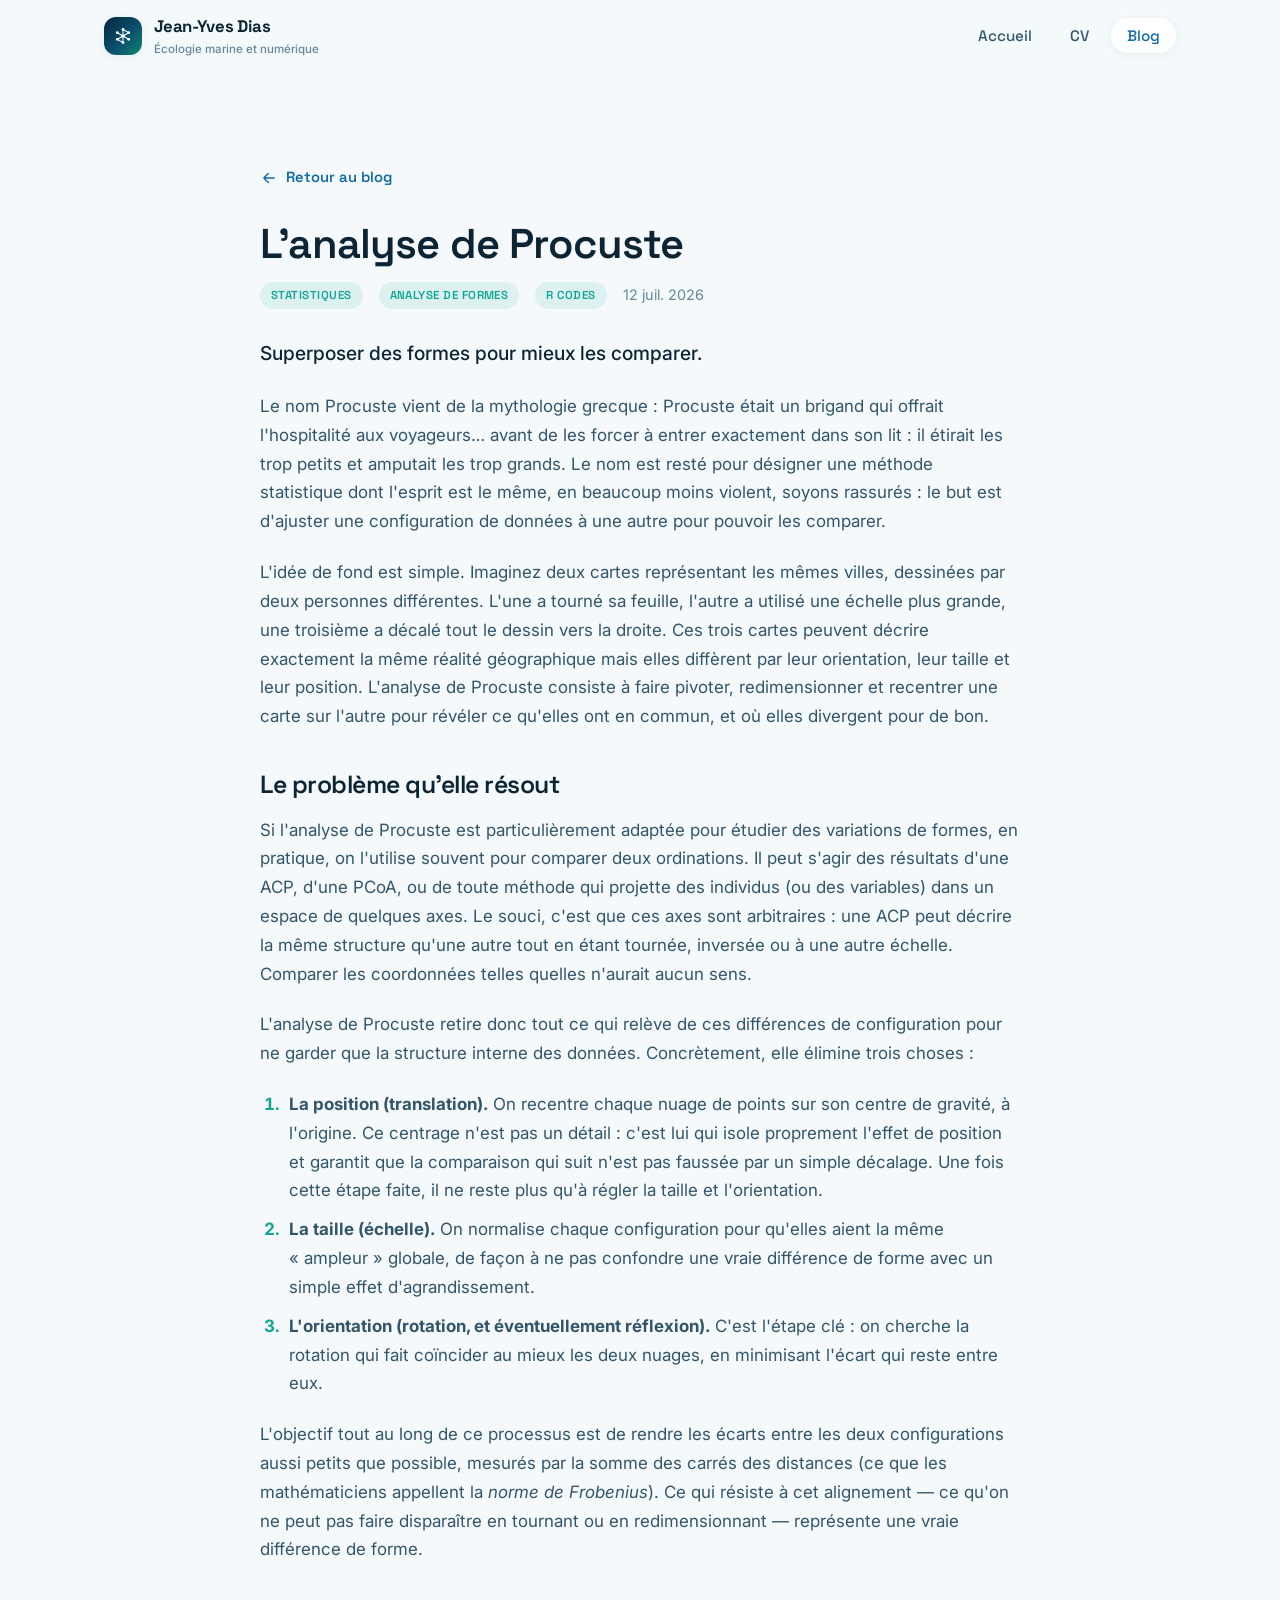
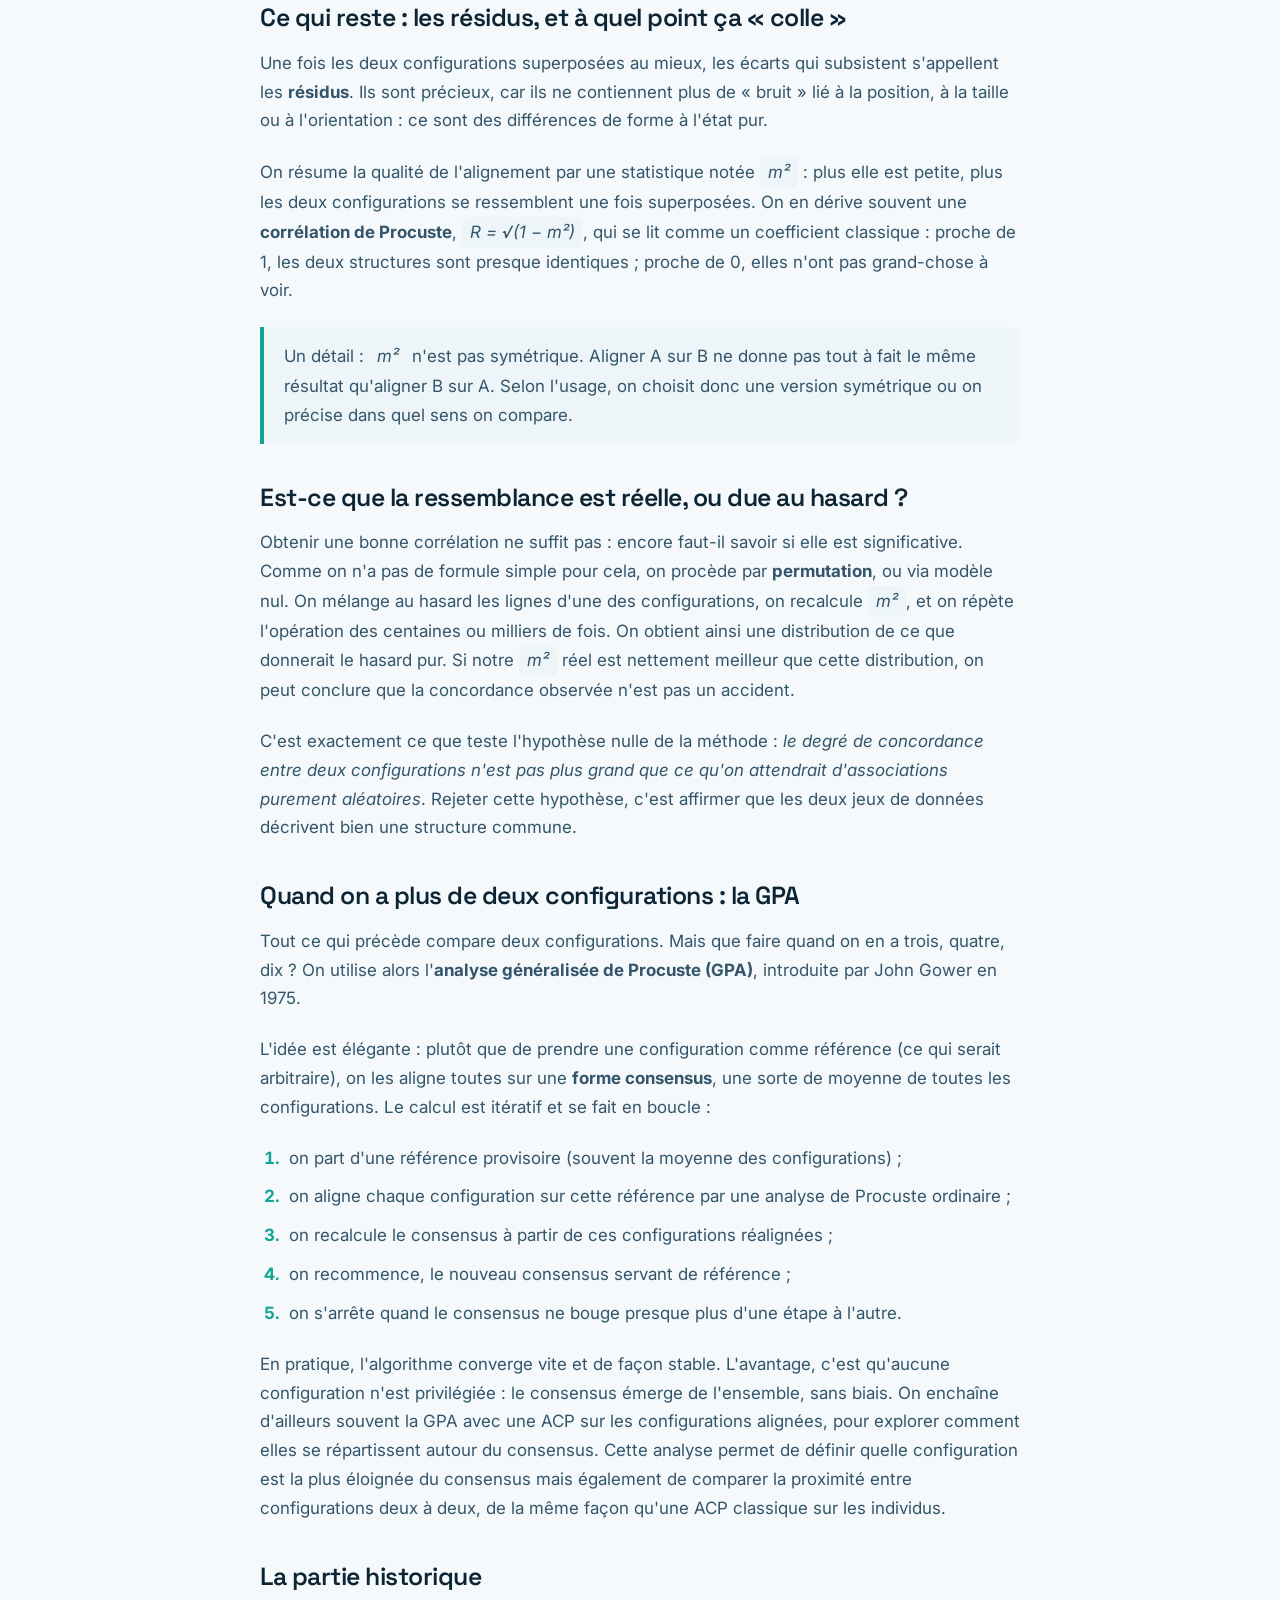
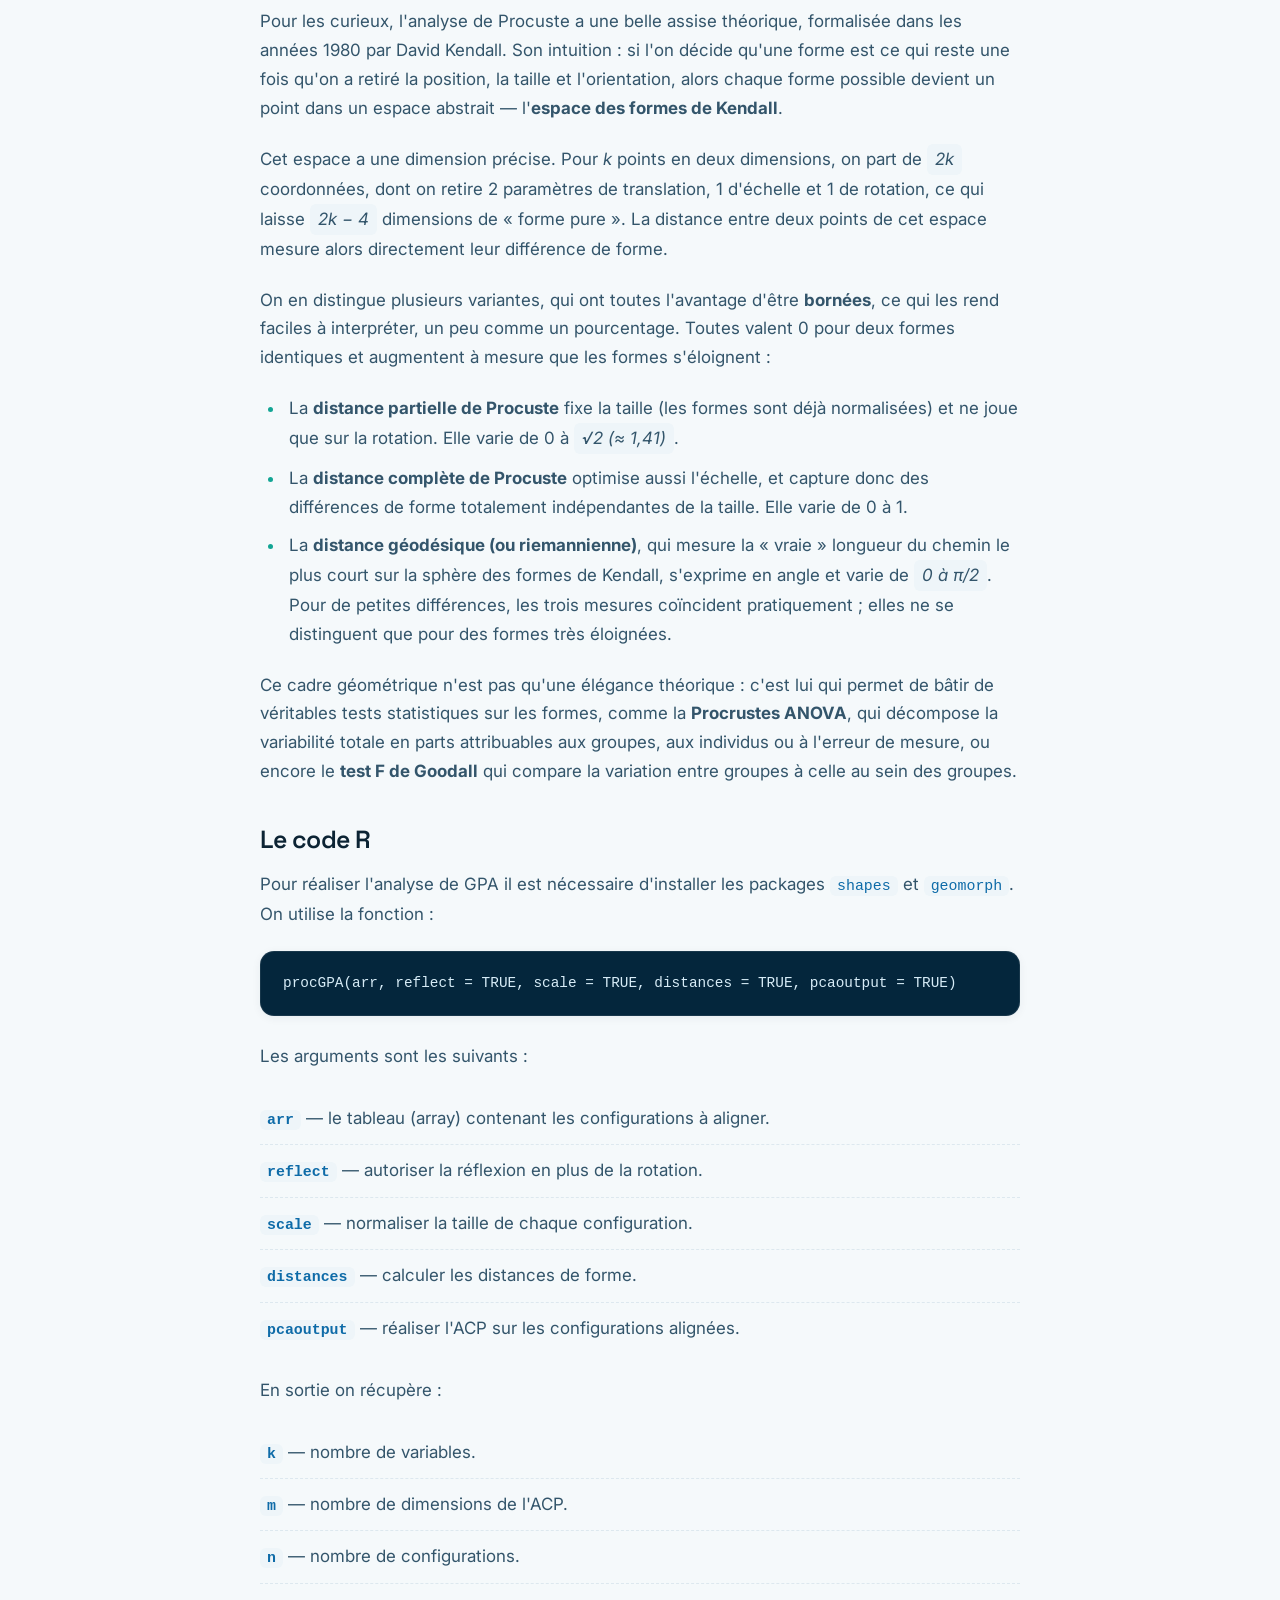
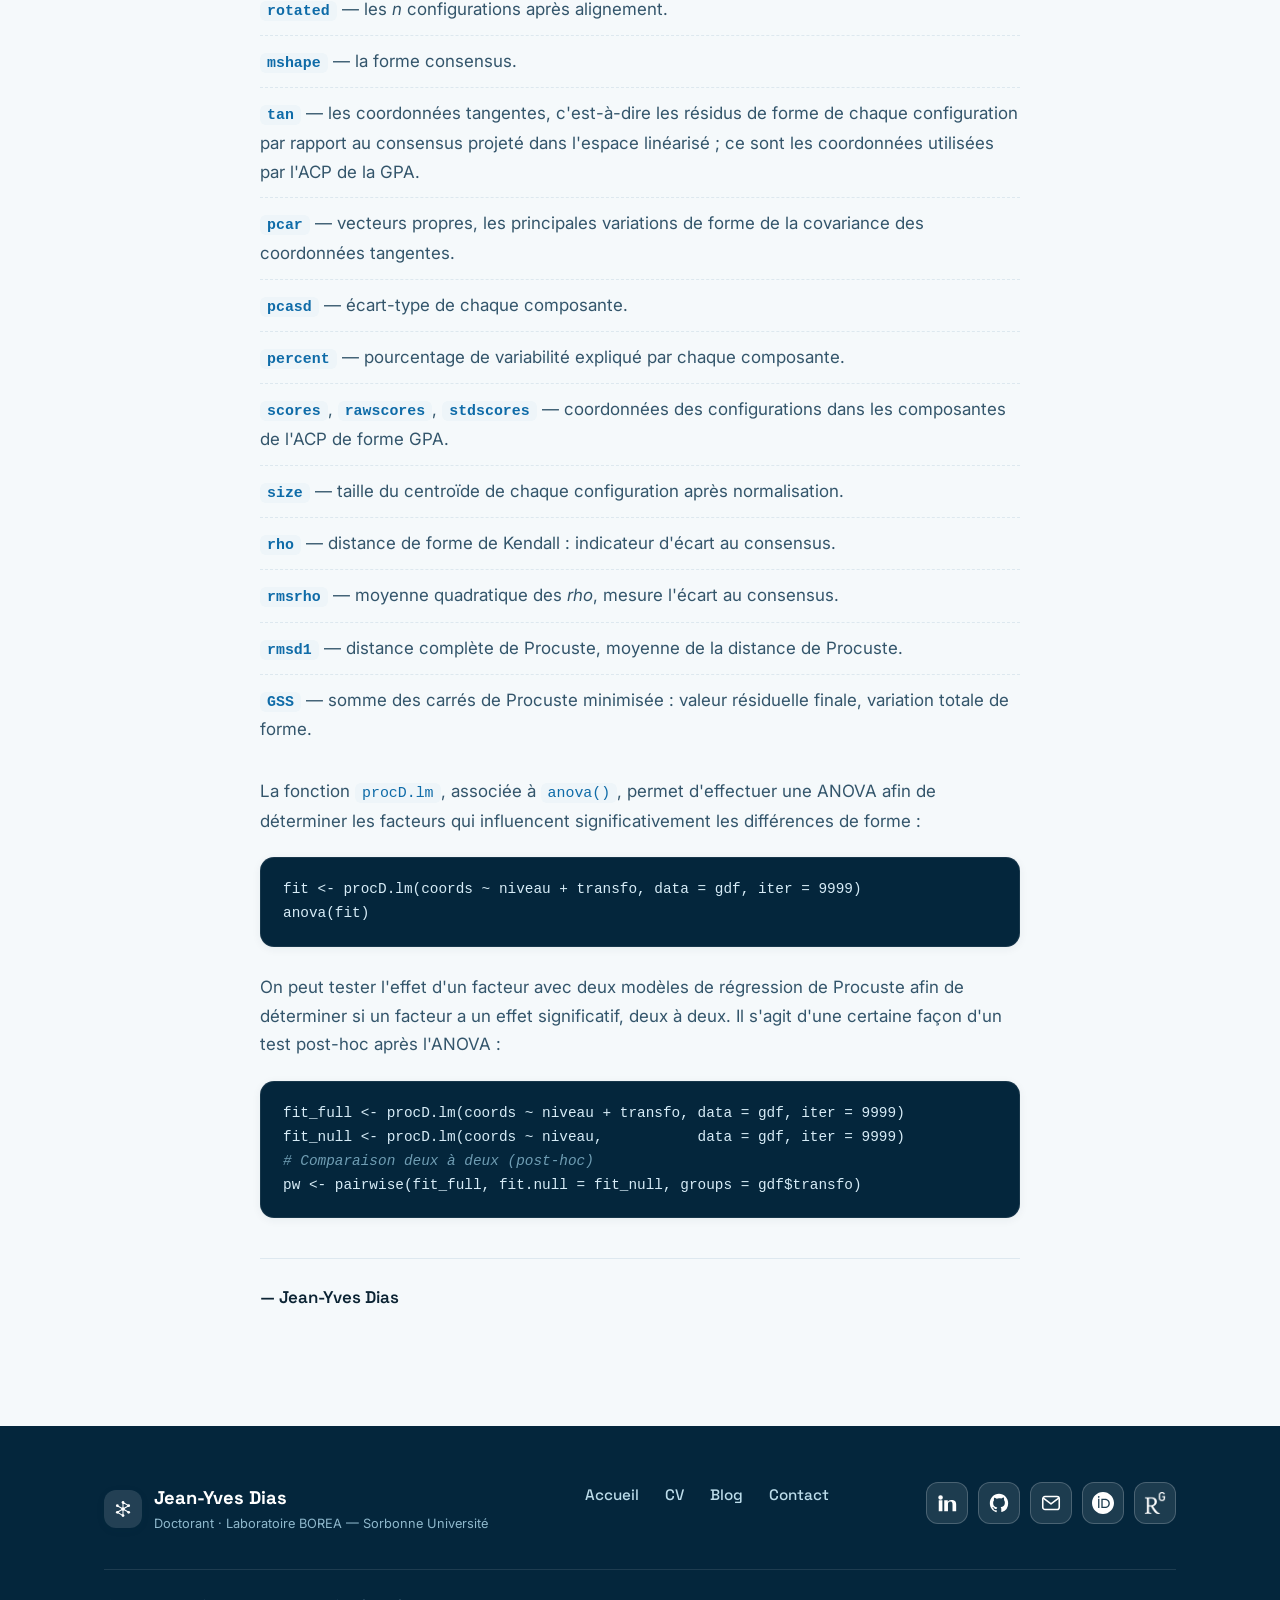
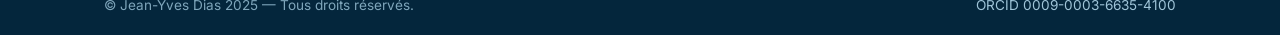
<file: blog/procrustesanalysis.html>
<!DOCTYPE html>
<html lang="fr">
<head>
  <meta charset="utf-8">
  <meta name="viewport" content="width=device-width, initial-scale=1.0">
  <title>L'analyse de Procuste — Jean-Yves Dias</title>
  <meta name="description" content="L'analyse de Procuste : superposer, faire pivoter et redimensionner des configurations de données pour comparer leur structure. Résidus, corrélation de Procuste, GPA et code R (shapes, geomorph).">
  <meta name="theme-color" content="#04263c">
  <meta property="og:title" content="L'analyse de Procuste : superposer des formes pour mieux les comparer">
  <meta property="og:type" content="article">
  <link rel="icon" href="../images/Designer1.png">
  <script>document.documentElement.className = 'js';</script>
  <link rel="stylesheet" href="../style.css">
  <script src="../script.js" defer></script>
  <style>
    /* Mise en forme spécifique aux articles riches (listes, code, formules) */
    .article__body h2 { font-size: 1.55rem; margin: 40px 0 16px; }
    .article__body h3 { font-size: 1.2rem; margin: 30px 0 12px; }
    .article__body ol,
    .article__body ul { margin: 0 0 22px; padding-left: 1.5em; }
    .article__body ol { list-style: decimal; }
    .article__body ul { list-style: disc; }
    .article__body li { margin-bottom: 10px; padding-left: 4px; }
    .article__body li::marker { color: var(--teal); font-weight: 700; }
    .article__lead { font-size: 1.2rem; color: var(--ink); font-weight: 500; margin-bottom: 26px; }
    .article__body code {
      font-family: ui-monospace, "SFMono-Regular", Menlo, Consolas, monospace;
      background: var(--surface-2); color: var(--ocean);
      padding: 2px 7px; border-radius: 6px; font-size: .88em;
    }
    .article__body pre {
      background: var(--deep); border: 1px solid rgba(255,255,255,.08);
      border-radius: 14px; padding: 20px 22px; overflow-x: auto;
      margin: 0 0 26px; box-shadow: var(--shadow-sm);
    }
    .article__body pre code {
      background: none; color: #d7ecf7; padding: 0; font-size: .9rem; line-height: 1.65;
      display: block; white-space: pre;
    }
    .article__body pre .cm { color: #6f9db3; font-style: italic; }  /* commentaire */
    .article__body .formula {
      display: inline-block; font-style: italic;
      background: var(--surface-2); padding: 1px 8px; border-radius: 6px;
    }
    .def-list { list-style: none !important; padding-left: 0 !important; margin-top: 6px; }
    .def-list li { padding: 11px 0; margin: 0; border-bottom: 1px dashed var(--line); }
    .def-list li:last-child { border-bottom: 0; }
    .def-list code { font-weight: 600; }
    .article__note {
      border-left: 4px solid var(--teal); background: var(--surface-2);
      border-radius: 0 12px 12px 0; padding: 14px 20px; margin: 0 0 24px; color: var(--ink-2);
    }
  </style>
</head>
<body data-lang="fr">
  <!-- ===== Header ===== -->
  <header class="site-header">
    <div class="container">
      <nav class="nav" aria-label="Navigation principale">
        <a class="brand" href="../index.html">
          <span class="brand__mark" aria-hidden="true">
            <svg viewBox="0 0 24 24" fill="none"><path d="M12 12 12 4.8M12 12 18.2 8.4M12 12 18.2 15.6M12 12 12 19.2M12 12 5.8 15.6M12 12 5.8 8.4M12 4.8 18.2 8.4M5.8 15.6 12 19.2" stroke="currentColor" stroke-width="1.1" stroke-linecap="round"/><g fill="currentColor"><circle cx="12" cy="12" r="2"/><circle cx="12" cy="4.8" r="1.5"/><circle cx="18.2" cy="8.4" r="1.5"/><circle cx="18.2" cy="15.6" r="1.5"/><circle cx="12" cy="19.2" r="1.5"/><circle cx="5.8" cy="15.6" r="1.5"/><circle cx="5.8" cy="8.4" r="1.5"/></g></svg>
          </span>
          <span>Jean-Yves Dias<small>Écologie marine et numérique</small></span>
        </a>
        <ul class="nav__links">
          <li><a href="../index.html">Accueil</a></li>
          <li><a href="../CV.html">CV</a></li>
          <li><a href="../Accueil-Blog.html" class="is-active">Blog</a></li>
        </ul>
        <button class="nav__toggle" aria-label="Ouvrir le menu" aria-expanded="false"><span></span></button>
      </nav>
    </div>
  </header>

  <!-- ===== Article ===== -->
  <section class="section">
    <div class="container">
      <div class="article">
        <a class="back-link" href="../Accueil-Blog.html">
          <svg viewBox="0 0 24 24" fill="none"><path d="M19 12H5M11 18l-6-6 6-6" stroke="currentColor" stroke-width="1.8" stroke-linecap="round" stroke-linejoin="round"/></svg>
          Retour au blog
        </a>
        <h1 class="section-title" style="font-size:clamp(1.9rem,4vw,2.6rem)">L'analyse de Procuste</h1>
        <div class="article__meta">
          <span class="tag">Statistiques</span>
          <span class="tag">Analyse de formes</span>
          <span class="tag">R codes</span>
          <span>12 juil. 2026</span>
        </div>
        <div class="article__body">
          <p class="article__lead">Superposer des formes pour mieux les comparer.</p>

          <p>Le nom Procuste vient de la mythologie grecque&nbsp;: Procuste était un brigand qui offrait l'hospitalité aux voyageurs… avant de les forcer à entrer exactement dans son lit&nbsp;: il étirait les trop petits et amputait les trop grands. Le nom est resté pour désigner une méthode statistique dont l'esprit est le même, en beaucoup moins violent, soyons rassurés&nbsp;: le but est d'ajuster une configuration de données à une autre pour pouvoir les comparer.</p>

          <p>L'idée de fond est simple. Imaginez deux cartes représentant les mêmes villes, dessinées par deux personnes différentes. L'une a tourné sa feuille, l'autre a utilisé une échelle plus grande, une troisième a décalé tout le dessin vers la droite. Ces trois cartes peuvent décrire exactement la même réalité géographique mais elles diffèrent par leur orientation, leur taille et leur position. L'analyse de Procuste consiste à faire pivoter, redimensionner et recentrer une carte sur l'autre pour révéler ce qu'elles ont en commun, et où elles divergent pour de bon.</p>

          <h2>Le problème qu'elle résout</h2>
          <p>Si l'analyse de Procuste est particulièrement adaptée pour étudier des variations de formes, en pratique, on l'utilise souvent pour comparer deux ordinations. Il peut s'agir des résultats d'une ACP, d'une PCoA, ou de toute méthode qui projette des individus (ou des variables) dans un espace de quelques axes. Le souci, c'est que ces axes sont arbitraires&nbsp;: une ACP peut décrire la même structure qu'une autre tout en étant tournée, inversée ou à une autre échelle. Comparer les coordonnées telles quelles n'aurait aucun sens.</p>
          <p>L'analyse de Procuste retire donc tout ce qui relève de ces différences de configuration pour ne garder que la structure interne des données. Concrètement, elle élimine trois choses&nbsp;:</p>
          <ol>
            <li><strong>La position (translation).</strong> On recentre chaque nuage de points sur son centre de gravité, à l'origine. Ce centrage n'est pas un détail&nbsp;: c'est lui qui isole proprement l'effet de position et garantit que la comparaison qui suit n'est pas faussée par un simple décalage. Une fois cette étape faite, il ne reste plus qu'à régler la taille et l'orientation.</li>
            <li><strong>La taille (échelle).</strong> On normalise chaque configuration pour qu'elles aient la même «&nbsp;ampleur&nbsp;» globale, de façon à ne pas confondre une vraie différence de forme avec un simple effet d'agrandissement.</li>
            <li><strong>L'orientation (rotation, et éventuellement réflexion).</strong> C'est l'étape clé&nbsp;: on cherche la rotation qui fait coïncider au mieux les deux nuages, en minimisant l'écart qui reste entre eux.</li>
          </ol>
          <p>L'objectif tout au long de ce processus est de rendre les écarts entre les deux configurations aussi petits que possible, mesurés par la somme des carrés des distances (ce que les mathématiciens appellent la <em>norme de Frobenius</em>). Ce qui résiste à cet alignement — ce qu'on ne peut pas faire disparaître en tournant ou en redimensionnant — représente une vraie différence de forme.</p>

          <h2>Ce qui reste&nbsp;: les résidus, et à quel point ça «&nbsp;colle&nbsp;»</h2>
          <p>Une fois les deux configurations superposées au mieux, les écarts qui subsistent s'appellent les <strong>résidus</strong>. Ils sont précieux, car ils ne contiennent plus de «&nbsp;bruit&nbsp;» lié à la position, à la taille ou à l'orientation&nbsp;: ce sont des différences de forme à l'état pur.</p>
          <p>On résume la qualité de l'alignement par une statistique notée <span class="formula">m²</span>&nbsp;: plus elle est petite, plus les deux configurations se ressemblent une fois superposées. On en dérive souvent une <strong>corrélation de Procuste</strong>, <span class="formula">R = √(1 − m²)</span>, qui se lit comme un coefficient classique&nbsp;: proche de 1, les deux structures sont presque identiques&nbsp;; proche de 0, elles n'ont pas grand-chose à voir.</p>
          <p class="article__note">Un détail&nbsp;: <span class="formula">m²</span> n'est pas symétrique. Aligner A sur B ne donne pas tout à fait le même résultat qu'aligner B sur A. Selon l'usage, on choisit donc une version symétrique ou on précise dans quel sens on compare.</p>

          <h2>Est-ce que la ressemblance est réelle, ou due au hasard&nbsp;?</h2>
          <p>Obtenir une bonne corrélation ne suffit pas&nbsp;: encore faut-il savoir si elle est significative. Comme on n'a pas de formule simple pour cela, on procède par <strong>permutation</strong>, ou via modèle nul. On mélange au hasard les lignes d'une des configurations, on recalcule <span class="formula">m²</span>, et on répète l'opération des centaines ou milliers de fois. On obtient ainsi une distribution de ce que donnerait le hasard pur. Si notre <span class="formula">m²</span> réel est nettement meilleur que cette distribution, on peut conclure que la concordance observée n'est pas un accident.</p>
          <p>C'est exactement ce que teste l'hypothèse nulle de la méthode&nbsp;: <em>le degré de concordance entre deux configurations n'est pas plus grand que ce qu'on attendrait d'associations purement aléatoires</em>. Rejeter cette hypothèse, c'est affirmer que les deux jeux de données décrivent bien une structure commune.</p>

          <h2>Quand on a plus de deux configurations&nbsp;: la GPA</h2>
          <p>Tout ce qui précède compare deux configurations. Mais que faire quand on en a trois, quatre, dix&nbsp;? On utilise alors l'<strong>analyse généralisée de Procuste (GPA)</strong>, introduite par John Gower en 1975.</p>
          <p>L'idée est élégante&nbsp;: plutôt que de prendre une configuration comme référence (ce qui serait arbitraire), on les aligne toutes sur une <strong>forme consensus</strong>, une sorte de moyenne de toutes les configurations. Le calcul est itératif et se fait en boucle&nbsp;:</p>
          <ol>
            <li>on part d'une référence provisoire (souvent la moyenne des configurations)&nbsp;;</li>
            <li>on aligne chaque configuration sur cette référence par une analyse de Procuste ordinaire&nbsp;;</li>
            <li>on recalcule le consensus à partir de ces configurations réalignées&nbsp;;</li>
            <li>on recommence, le nouveau consensus servant de référence&nbsp;;</li>
            <li>on s'arrête quand le consensus ne bouge presque plus d'une étape à l'autre.</li>
          </ol>
          <p>En pratique, l'algorithme converge vite et de façon stable. L'avantage, c'est qu'aucune configuration n'est privilégiée&nbsp;: le consensus émerge de l'ensemble, sans biais. On enchaîne d'ailleurs souvent la GPA avec une ACP sur les configurations alignées, pour explorer comment elles se répartissent autour du consensus. Cette analyse permet de définir quelle configuration est la plus éloignée du consensus mais également de comparer la proximité entre configurations deux à deux, de la même façon qu'une ACP classique sur les individus.</p>

          <h2>La partie historique</h2>
          <p>Pour les curieux, l'analyse de Procuste a une belle assise théorique, formalisée dans les années 1980 par David Kendall. Son intuition&nbsp;: si l'on décide qu'une forme est ce qui reste une fois qu'on a retiré la position, la taille et l'orientation, alors chaque forme possible devient un point dans un espace abstrait — l'<strong>espace des formes de Kendall</strong>.</p>
          <p>Cet espace a une dimension précise. Pour <em>k</em> points en deux dimensions, on part de <span class="formula">2k</span> coordonnées, dont on retire 2 paramètres de translation, 1 d'échelle et 1 de rotation, ce qui laisse <span class="formula">2k − 4</span> dimensions de «&nbsp;forme pure&nbsp;». La distance entre deux points de cet espace mesure alors directement leur différence de forme.</p>
          <p>On en distingue plusieurs variantes, qui ont toutes l'avantage d'être <strong>bornées</strong>, ce qui les rend faciles à interpréter, un peu comme un pourcentage. Toutes valent 0 pour deux formes identiques et augmentent à mesure que les formes s'éloignent&nbsp;:</p>
          <ul>
            <li>La <strong>distance partielle de Procuste</strong> fixe la taille (les formes sont déjà normalisées) et ne joue que sur la rotation. Elle varie de 0 à <span class="formula">√2 (≈ 1,41)</span>.</li>
            <li>La <strong>distance complète de Procuste</strong> optimise aussi l'échelle, et capture donc des différences de forme totalement indépendantes de la taille. Elle varie de 0 à 1.</li>
            <li>La <strong>distance géodésique (ou riemannienne)</strong>, qui mesure la «&nbsp;vraie&nbsp;» longueur du chemin le plus court sur la sphère des formes de Kendall, s'exprime en angle et varie de <span class="formula">0 à π/2</span>. Pour de petites différences, les trois mesures coïncident pratiquement&nbsp;; elles ne se distinguent que pour des formes très éloignées.</li>
          </ul>
          <p>Ce cadre géométrique n'est pas qu'une élégance théorique&nbsp;: c'est lui qui permet de bâtir de véritables tests statistiques sur les formes, comme la <strong>Procrustes ANOVA</strong>, qui décompose la variabilité totale en parts attribuables aux groupes, aux individus ou à l'erreur de mesure, ou encore le <strong>test F de Goodall</strong> qui compare la variation entre groupes à celle au sein des groupes.</p>

          <h2>Le code R</h2>
          <p>Pour réaliser l'analyse de GPA il est nécessaire d'installer les packages <code>shapes</code> et <code>geomorph</code>. On utilise la fonction&nbsp;:</p>
          <pre><code>procGPA(arr, reflect = TRUE, scale = TRUE, distances = TRUE, pcaoutput = TRUE)</code></pre>
          <p>Les arguments sont les suivants&nbsp;:</p>
          <ul class="def-list">
            <li><code>arr</code> — le tableau (array) contenant les configurations à aligner.</li>
            <li><code>reflect</code> — autoriser la réflexion en plus de la rotation.</li>
            <li><code>scale</code> — normaliser la taille de chaque configuration.</li>
            <li><code>distances</code> — calculer les distances de forme.</li>
            <li><code>pcaoutput</code> — réaliser l'ACP sur les configurations alignées.</li>
          </ul>
          <p>En sortie on récupère&nbsp;:</p>
          <ul class="def-list">
            <li><code>k</code> — nombre de variables.</li>
            <li><code>m</code> — nombre de dimensions de l'ACP.</li>
            <li><code>n</code> — nombre de configurations.</li>
            <li><code>rotated</code> — les <em>n</em> configurations après alignement.</li>
            <li><code>mshape</code> — la forme consensus.</li>
            <li><code>tan</code> — les coordonnées tangentes, c'est-à-dire les résidus de forme de chaque configuration par rapport au consensus projeté dans l'espace linéarisé&nbsp;; ce sont les coordonnées utilisées par l'ACP de la GPA.</li>
            <li><code>pcar</code> — vecteurs propres, les principales variations de forme de la covariance des coordonnées tangentes.</li>
            <li><code>pcasd</code> — écart-type de chaque composante.</li>
            <li><code>percent</code> — pourcentage de variabilité expliqué par chaque composante.</li>
            <li><code>scores</code>, <code>rawscores</code>, <code>stdscores</code> — coordonnées des configurations dans les composantes de l'ACP de forme GPA.</li>
            <li><code>size</code> — taille du centroïde de chaque configuration après normalisation.</li>
            <li><code>rho</code> — distance de forme de Kendall&nbsp;: indicateur d'écart au consensus.</li>
            <li><code>rmsrho</code> — moyenne quadratique des <em>rho</em>, mesure l'écart au consensus.</li>
            <li><code>rmsd1</code> — distance complète de Procuste, moyenne de la distance de Procuste.</li>
            <li><code>GSS</code> — somme des carrés de Procuste minimisée&nbsp;: valeur résiduelle finale, variation totale de forme.</li>
          </ul>

          <p>La fonction <code>procD.lm</code>, associée à <code>anova()</code>, permet d'effectuer une ANOVA afin de déterminer les facteurs qui influencent significativement les différences de forme&nbsp;:</p>
          <pre><code>fit &lt;- procD.lm(coords ~ niveau + transfo, data = gdf, iter = 9999)
anova(fit)</code></pre>
          <p>On peut tester l'effet d'un facteur avec deux modèles de régression de Procuste afin de déterminer si un facteur a un effet significatif, deux à deux. Il s'agit d'une certaine façon d'un test post-hoc après l'ANOVA&nbsp;:</p>
          <pre><code>fit_full &lt;- procD.lm(coords ~ niveau + transfo, data = gdf, iter = 9999)
fit_null &lt;- procD.lm(coords ~ niveau,           data = gdf, iter = 9999)
<span class="cm"># Comparaison deux à deux (post-hoc)</span>
pw &lt;- pairwise(fit_full, fit.null = fit_null, groups = gdf$transfo)</code></pre>

          <p class="article__sign">— Jean-Yves Dias</p>
        </div>
      </div>
    </div>
  </section>

  <!-- ===== Footer ===== -->
  <footer class="site-footer">
    <div class="container">
      <div class="footer-top">
        <div>
          <div class="footer-brand">
            <span class="brand__mark" aria-hidden="true">
              <svg viewBox="0 0 24 24" fill="none"><path d="M12 12 12 4.8M12 12 18.2 8.4M12 12 18.2 15.6M12 12 12 19.2M12 12 5.8 15.6M12 12 5.8 8.4M12 4.8 18.2 8.4M5.8 15.6 12 19.2" stroke="currentColor" stroke-width="1.1" stroke-linecap="round"/><g fill="currentColor"><circle cx="12" cy="12" r="2"/><circle cx="12" cy="4.8" r="1.5"/><circle cx="18.2" cy="8.4" r="1.5"/><circle cx="18.2" cy="15.6" r="1.5"/><circle cx="12" cy="19.2" r="1.5"/><circle cx="5.8" cy="15.6" r="1.5"/><circle cx="5.8" cy="8.4" r="1.5"/></g></svg>
            </span>
            <span>Jean-Yves Dias<small>Doctorant · Laboratoire BOREA — Sorbonne Université</small></span>
          </div>
        </div>
        <nav class="footer-nav" aria-label="Pied de page">
          <a href="../index.html">Accueil</a>
          <a href="../CV.html">CV</a>
          <a href="../Accueil-Blog.html">Blog</a>
          <a href="mailto:jean-yves.dias@sorbonne-universite.fr">Contact</a>
        </nav>
        <div class="footer-socials">
          <a class="social" href="https://www.linkedin.com/in/jean-yves-dias/" target="_blank" rel="noopener" aria-label="LinkedIn"><svg viewBox="0 0 24 24" fill="currentColor"><path d="M4.98 3.5a2.5 2.5 0 1 1 0 5 2.5 2.5 0 0 1 0-5ZM3 9h4v12H3V9Zm6 0h3.8v1.7h.05c.53-1 1.83-2.05 3.77-2.05C20.6 8.65 22 10.3 22 13.4V21h-4v-6.9c0-1.65-.03-3.77-2.3-3.77-2.3 0-2.65 1.8-2.65 3.65V21H9V9Z"/></svg></a>
          <a class="social" href="https://github.com/J-YDi" target="_blank" rel="noopener" aria-label="GitHub"><svg viewBox="0 0 24 24" fill="currentColor"><path d="M12 2C6.48 2 2 6.58 2 12.25c0 4.53 2.87 8.37 6.84 9.73.5.1.68-.22.68-.49 0-.24-.01-.87-.01-1.71-2.78.62-3.37-1.37-3.37-1.37-.45-1.18-1.11-1.49-1.11-1.49-.91-.64.07-.62.07-.62 1 .07 1.53 1.06 1.53 1.06.89 1.56 2.34 1.11 2.91.85.09-.66.35-1.11.63-1.37-2.22-.26-4.56-1.14-4.56-5.06 0-1.12.39-2.03 1.03-2.75-.1-.26-.45-1.3.1-2.71 0 0 .84-.28 2.75 1.05A9.3 9.3 0 0 1 12 6.84c.85 0 1.71.12 2.51.34 1.91-1.33 2.75-1.05 2.75-1.05.55 1.41.2 2.45.1 2.71.64.72 1.03 1.63 1.03 2.75 0 3.93-2.34 4.79-4.57 5.05.36.32.68.94.68 1.9 0 1.37-.01 2.48-.01 2.82 0 .27.18.6.69.49A10.02 10.02 0 0 0 22 12.25C22 6.58 17.52 2 12 2Z"/></svg></a>
          <a class="social" href="mailto:jean-yves.dias@sorbonne-universite.fr" aria-label="E-mail"><svg viewBox="0 0 24 24" fill="none"><rect x="3" y="5" width="18" height="14" rx="2.5" stroke="currentColor" stroke-width="1.7"/><path d="m4 7 8 6 8-6" stroke="currentColor" stroke-width="1.7" stroke-linecap="round" stroke-linejoin="round"/></svg></a>
          <a class="social" href="https://orcid.org/0009-0003-6635-4100" target="_blank" rel="noopener" aria-label="ORCID"><svg viewBox="0 0 24 24" fill="currentColor" aria-hidden="true"><path d="M12 0C5.372 0 0 5.372 0 12s5.372 12 12 12 12-5.372 12-12S18.628 0 12 0zM7.369 4.378c.525 0 .947.431.947.947s-.422.947-.947.947a.95.95 0 0 1-.947-.947c0-.525.422-.947.947-.947zm-.722 3.038h1.444v10.041H6.647V7.416zm3.562 0h3.9c3.712 0 5.344 2.653 5.344 5.025 0 2.578-2.016 5.025-5.325 5.025h-3.919V7.416zm1.444 1.303v7.444h2.297c3.272 0 4.022-2.484 4.022-3.722 0-2.016-1.284-3.722-4.097-3.722h-2.222z"/></svg></a>
          <a class="social social--logo" href="https://www.researchgate.net/profile/Jean-Yves-Dias?ev=hdr_xprf" target="_blank" rel="noopener" aria-label="ResearchGate"><img src="../images/researchgate-rma9jjrhn7bt7wjizf5h5.png" alt="ResearchGate"></a>
        </div>
      </div>
      <div class="footer-bottom">
        <p>© Jean-Yves Dias 2025 — Tous droits réservés.</p>
        <p><a href="https://orcid.org/0009-0003-6635-4100" target="_blank" rel="noopener">ORCID 0009-0003-6635-4100</a></p>
      </div>
    </div>
  </footer>
</body>
</html>
</file>
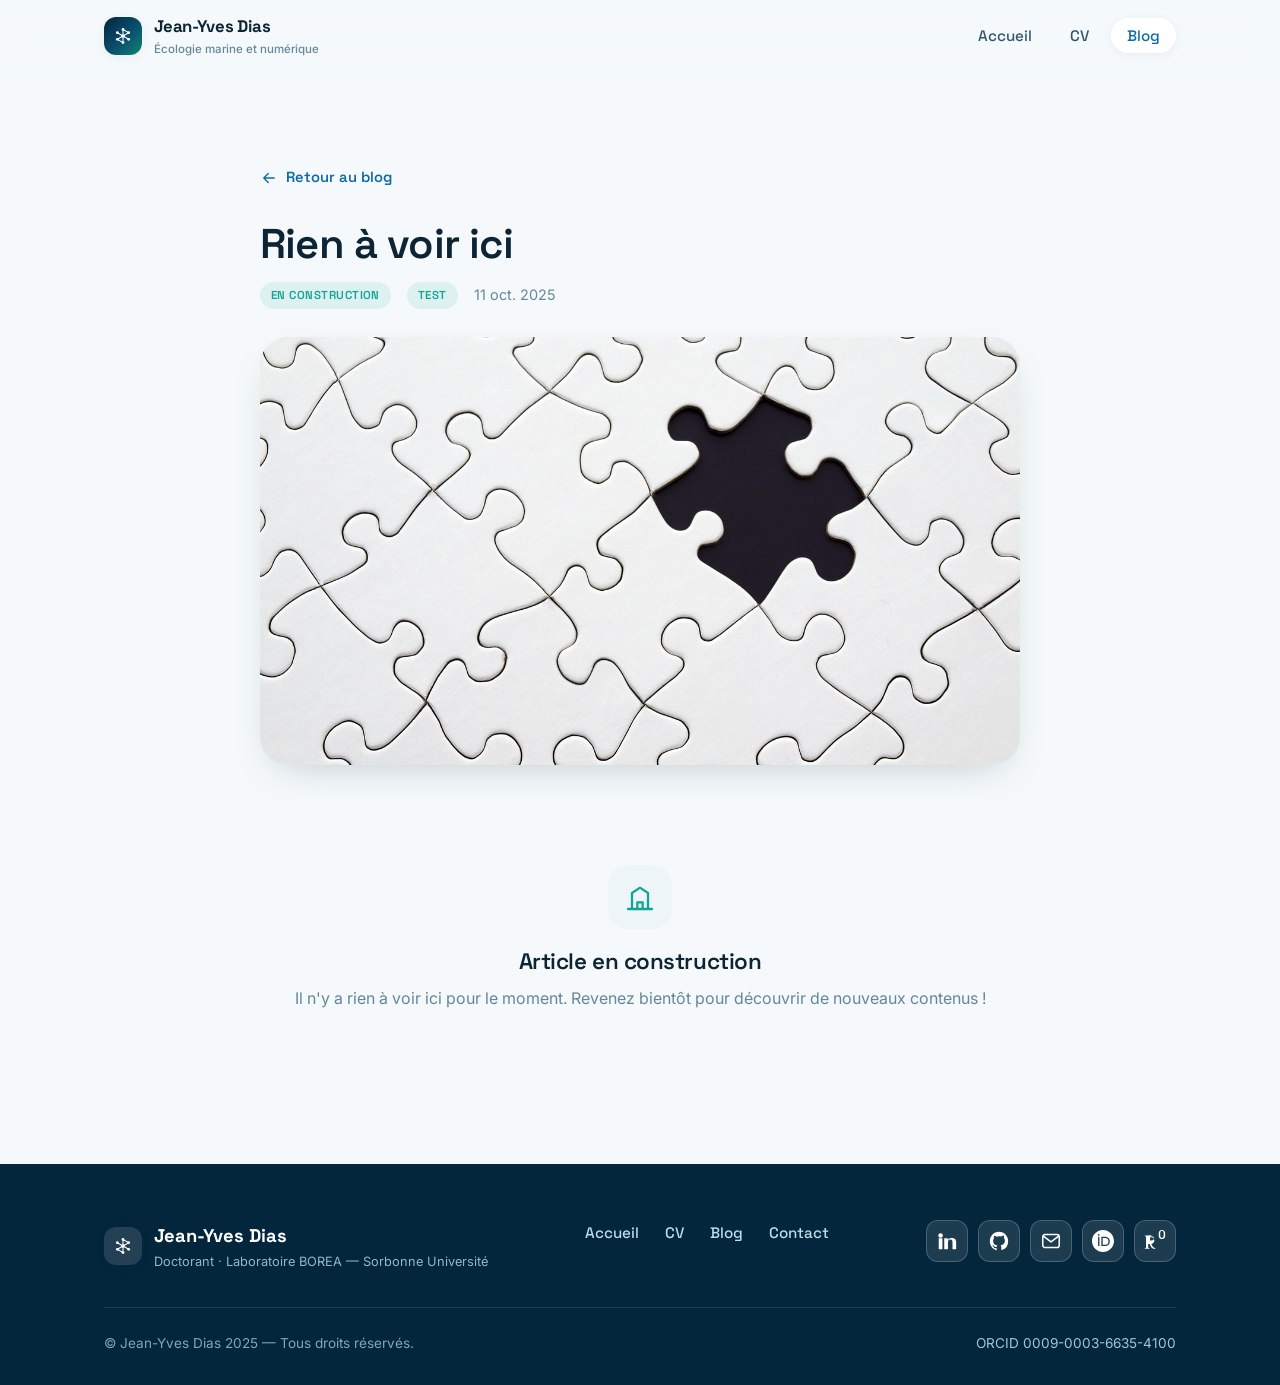
<file: blog/rien-Ôö£├í-voir-ici.html>
<!DOCTYPE html>
<html lang="fr">
<head>
  <meta charset="utf-8">
  <meta name="viewport" content="width=device-width, initial-scale=1.0">
  <title>Rien à voir ici — Jean-Yves Dias</title>
  <meta name="description" content="Article en construction.">
  <meta name="theme-color" content="#04263c">
  <meta property="og:title" content="Rien à voir ici">
  <meta property="og:type" content="article">
  <link rel="icon" href="../images/Designer1.png">
  <script>document.documentElement.className = 'js';</script>
  <link rel="stylesheet" href="../style.css">
  <script src="../script.js" defer></script>
</head>
<body data-lang="fr">
  <!-- ===== Header ===== -->
  <header class="site-header">
    <div class="container">
      <nav class="nav" aria-label="Navigation principale">
        <a class="brand" href="../index.html">
          <span class="brand__mark" aria-hidden="true">
            <svg viewBox="0 0 24 24" fill="none"><path d="M12 12 12 4.8M12 12 18.2 8.4M12 12 18.2 15.6M12 12 12 19.2M12 12 5.8 15.6M12 12 5.8 8.4M12 4.8 18.2 8.4M5.8 15.6 12 19.2" stroke="currentColor" stroke-width="1.1" stroke-linecap="round"/><g fill="currentColor"><circle cx="12" cy="12" r="2"/><circle cx="12" cy="4.8" r="1.5"/><circle cx="18.2" cy="8.4" r="1.5"/><circle cx="18.2" cy="15.6" r="1.5"/><circle cx="12" cy="19.2" r="1.5"/><circle cx="5.8" cy="15.6" r="1.5"/><circle cx="5.8" cy="8.4" r="1.5"/></g></svg>
          </span>
          <span>Jean-Yves Dias<small>Écologie marine et numérique</small></span>
        </a>
        <ul class="nav__links">
          <li><a href="../index.html">Accueil</a></li>
          <li><a href="../CV.html">CV</a></li>
          <li><a href="../Accueil-Blog.html" class="is-active">Blog</a></li>
        </ul>
        <button class="nav__toggle" aria-label="Ouvrir le menu" aria-expanded="false"><span></span></button>
      </nav>
    </div>
  </header>

  <!-- ===== Article ===== -->
  <section class="section">
    <div class="container">
      <div class="article">
        <a class="back-link" href="../Accueil-Blog.html">
          <svg viewBox="0 0 24 24" fill="none"><path d="M19 12H5M11 18l-6-6 6-6" stroke="currentColor" stroke-width="1.8" stroke-linecap="round" stroke-linejoin="round"/></svg>
          Retour au blog
        </a>
        <h1 class="section-title" style="font-size:clamp(1.9rem,4vw,2.6rem)">Rien à voir ici</h1>
        <div class="article__meta">
          <span class="tag">En construction</span>
          <span class="tag">Test</span>
          <span>11 oct. 2025</span>
        </div>
        <div class="article__hero">
          <img src="../images/d18c9610878c1dcfbcb5915b02ab7fd5828d29849a23d11cf155436273bd6538b2422dce4ee493b7d1e4f3bd44014f1a51313e59a3f0fa0ced3227_1280.jpg" alt="">
        </div>
        <div class="empty-state">
          <span class="ic"><svg viewBox="0 0 24 24" fill="none"><path d="M3 21h18M6 21V9l6-4 6 4v12M10 21v-5h4v5" stroke="currentColor" stroke-width="1.7" stroke-linecap="round" stroke-linejoin="round"/></svg></span>
          <h3>Article en construction</h3>
          <p>Il n'y a rien à voir ici pour le moment. Revenez bientôt pour découvrir de nouveaux contenus !</p>
        </div>
      </div>
    </div>
  </section>

  <!-- ===== Footer ===== -->
  <footer class="site-footer">
    <div class="container">
      <div class="footer-top">
        <div>
          <div class="footer-brand">
            <span class="brand__mark" aria-hidden="true">
              <svg viewBox="0 0 24 24" fill="none"><path d="M12 12 12 4.8M12 12 18.2 8.4M12 12 18.2 15.6M12 12 12 19.2M12 12 5.8 15.6M12 12 5.8 8.4M12 4.8 18.2 8.4M5.8 15.6 12 19.2" stroke="currentColor" stroke-width="1.1" stroke-linecap="round"/><g fill="currentColor"><circle cx="12" cy="12" r="2"/><circle cx="12" cy="4.8" r="1.5"/><circle cx="18.2" cy="8.4" r="1.5"/><circle cx="18.2" cy="15.6" r="1.5"/><circle cx="12" cy="19.2" r="1.5"/><circle cx="5.8" cy="15.6" r="1.5"/><circle cx="5.8" cy="8.4" r="1.5"/></g></svg>
            </span>
            <span>Jean-Yves Dias<small>Doctorant · Laboratoire BOREA — Sorbonne Université</small></span>
          </div>
        </div>
        <nav class="footer-nav" aria-label="Pied de page">
          <a href="../index.html">Accueil</a>
          <a href="../CV.html">CV</a>
          <a href="../Accueil-Blog.html">Blog</a>
          <a href="mailto:jean-yves.dias@sorbonne-universite.fr">Contact</a>
        </nav>
        <div class="footer-socials">
          <a class="social" href="https://www.linkedin.com/in/jean-yves-dias/" target="_blank" rel="noopener" aria-label="LinkedIn"><svg viewBox="0 0 24 24" fill="currentColor"><path d="M4.98 3.5a2.5 2.5 0 1 1 0 5 2.5 2.5 0 0 1 0-5ZM3 9h4v12H3V9Zm6 0h3.8v1.7h.05c.53-1 1.83-2.05 3.77-2.05C20.6 8.65 22 10.3 22 13.4V21h-4v-6.9c0-1.65-.03-3.77-2.3-3.77-2.3 0-2.65 1.8-2.65 3.65V21H9V9Z"/></svg></a>
          <a class="social" href="https://github.com/J-YDi" target="_blank" rel="noopener" aria-label="GitHub"><svg viewBox="0 0 24 24" fill="currentColor"><path d="M12 2C6.48 2 2 6.58 2 12.25c0 4.53 2.87 8.37 6.84 9.73.5.1.68-.22.68-.49 0-.24-.01-.87-.01-1.71-2.78.62-3.37-1.37-3.37-1.37-.45-1.18-1.11-1.49-1.11-1.49-.91-.64.07-.62.07-.62 1 .07 1.53 1.06 1.53 1.06.89 1.56 2.34 1.11 2.91.85.09-.66.35-1.11.63-1.37-2.22-.26-4.56-1.14-4.56-5.06 0-1.12.39-2.03 1.03-2.75-.1-.26-.45-1.3.1-2.71 0 0 .84-.28 2.75 1.05A9.3 9.3 0 0 1 12 6.84c.85 0 1.71.12 2.51.34 1.91-1.33 2.75-1.05 2.75-1.05.55 1.41.2 2.45.1 2.71.64.72 1.03 1.63 1.03 2.75 0 3.93-2.34 4.79-4.57 5.05.36.32.68.94.68 1.9 0 1.37-.01 2.48-.01 2.82 0 .27.18.6.69.49A10.02 10.02 0 0 0 22 12.25C22 6.58 17.52 2 12 2Z"/></svg></a>
          <a class="social" href="mailto:jean-yves.dias@sorbonne-universite.fr" aria-label="E-mail"><svg viewBox="0 0 24 24" fill="none"><rect x="3" y="5" width="18" height="14" rx="2.5" stroke="currentColor" stroke-width="1.7"/><path d="m4 7 8 6 8-6" stroke="currentColor" stroke-width="1.7" stroke-linecap="round" stroke-linejoin="round"/></svg></a>
          <a class="social" href="https://orcid.org/0009-0003-6635-4100" target="_blank" rel="noopener" aria-label="ORCID"><svg viewBox="0 0 24 24" fill="currentColor" aria-hidden="true"><path d="M12 0C5.372 0 0 5.372 0 12s5.372 12 12 12 12-5.372 12-12S18.628 0 12 0zM7.369 4.378c.525 0 .947.431.947.947s-.422.947-.947.947a.95.95 0 0 1-.947-.947c0-.525.422-.947.947-.947zm-.722 3.038h1.444v10.041H6.647V7.416zm3.562 0h3.9c3.712 0 5.344 2.653 5.344 5.025 0 2.578-2.016 5.025-5.325 5.025h-3.919V7.416zm1.444 1.303v7.444h2.297c3.272 0 4.022-2.484 4.022-3.722 0-2.016-1.284-3.722-4.097-3.722h-2.222z"/></svg></a>
          <a class="social" href="https://www.researchgate.net/profile/Jean-Yves-Dias?ev=hdr_xprf" target="_blank" rel="noopener" aria-label="ResearchGate"><svg viewBox="0 0 24 24" fill="currentColor" aria-hidden="true"><path d="M19.586 0c-.818 0-1.508.19-2.073.565-.563.377-.97.936-1.213 1.68a3.19 3.19 0 0 0-.112.437 8.16 8.16 0 0 0-.078.53 8.6 8.6 0 0 0-.05.727c-.01.282-.013.621-.013 1.016 0 .396.004.735.014 1.017.01.281.027.523.05.727.023.203.049.38.078.529.029.15.066.295.112.437.243.744.65 1.303 1.213 1.68.565.375 1.255.564 2.073.564.786 0 1.46-.19 2.02-.564.563-.377.97-.936 1.213-1.68a3.19 3.19 0 0 0 .112-.437c.03-.149.056-.326.078-.53.023-.203.04-.445.05-.726.01-.282.014-.621.014-1.017 0-.395-.004-.734-.014-1.016a8.6 8.6 0 0 0-.05-.727 8.16 8.16 0 0 0-.078-.53 3.19 3.19 0 0 0-.112-.436c-.243-.744-.65-1.303-1.213-1.68C21.046.189 20.372 0 19.586 0zm0 1.155c.5 0 .885.11 1.16.328.274.218.47.558.577 1.02.04.169.07.36.09.575.02.213.033.462.04.745.007.283.01.607.01.973 0 .366-.003.69-.01.973-.007.283-.02.532-.04.745-.02.215-.05.406-.09.575-.107.462-.303.802-.577 1.02-.275.218-.66.328-1.16.328-.5 0-.885-.11-1.16-.328-.274-.218-.47-.558-.577-1.02a3.4 3.4 0 0 1-.09-.575 12 12 0 0 1-.04-.745 40 40 0 0 1-.01-.973c0-.366.003-.69.01-.973.007-.283.02-.532.04-.745.02-.215.05-.406.09-.575.107-.462.303-.802.577-1.02.275-.218.66-.328 1.16-.328zM8.217 5.836c-1.69 0-3.036.086-4.297.086-1.146 0-2.291 0-3.007-.029l-.028.029v.831c.831.029 1.29.057 1.29.717v11.526c0 .66-.459.688-1.29.717v.831h4.984v-.831c-.831-.029-1.29-.057-1.29-.717V15.31c.516.028 1.204.028 1.663.028.315 1.146.859 2.32 1.518 3.237.802 1.088 1.834 1.949 3.466 1.949.373 0 .802-.057 1.088-.144v-.86c-.171.028-.343.028-.487.028-.859 0-1.518-.487-2.148-1.29-.688-.86-1.29-2.005-1.72-3.036 1.925-.401 3.294-1.632 3.294-3.782 0-2.464-2.005-3.723-4.83-3.723zm-.056.918c1.69 0 2.653.774 2.653 2.32 0 1.547-.917 2.464-2.826 2.464-.545 0-1.06 0-1.376-.029V6.897c.315-.086.888-.143 1.549-.143z"/></svg></a>
        </div>
      </div>
      <div class="footer-bottom">
        <p>© Jean-Yves Dias 2025 — Tous droits réservés.</p>
        <p><a href="https://orcid.org/0009-0003-6635-4100" target="_blank" rel="noopener">ORCID 0009-0003-6635-4100</a></p>
      </div>
    </div>
  </footer>
</body>
</html>
</file>
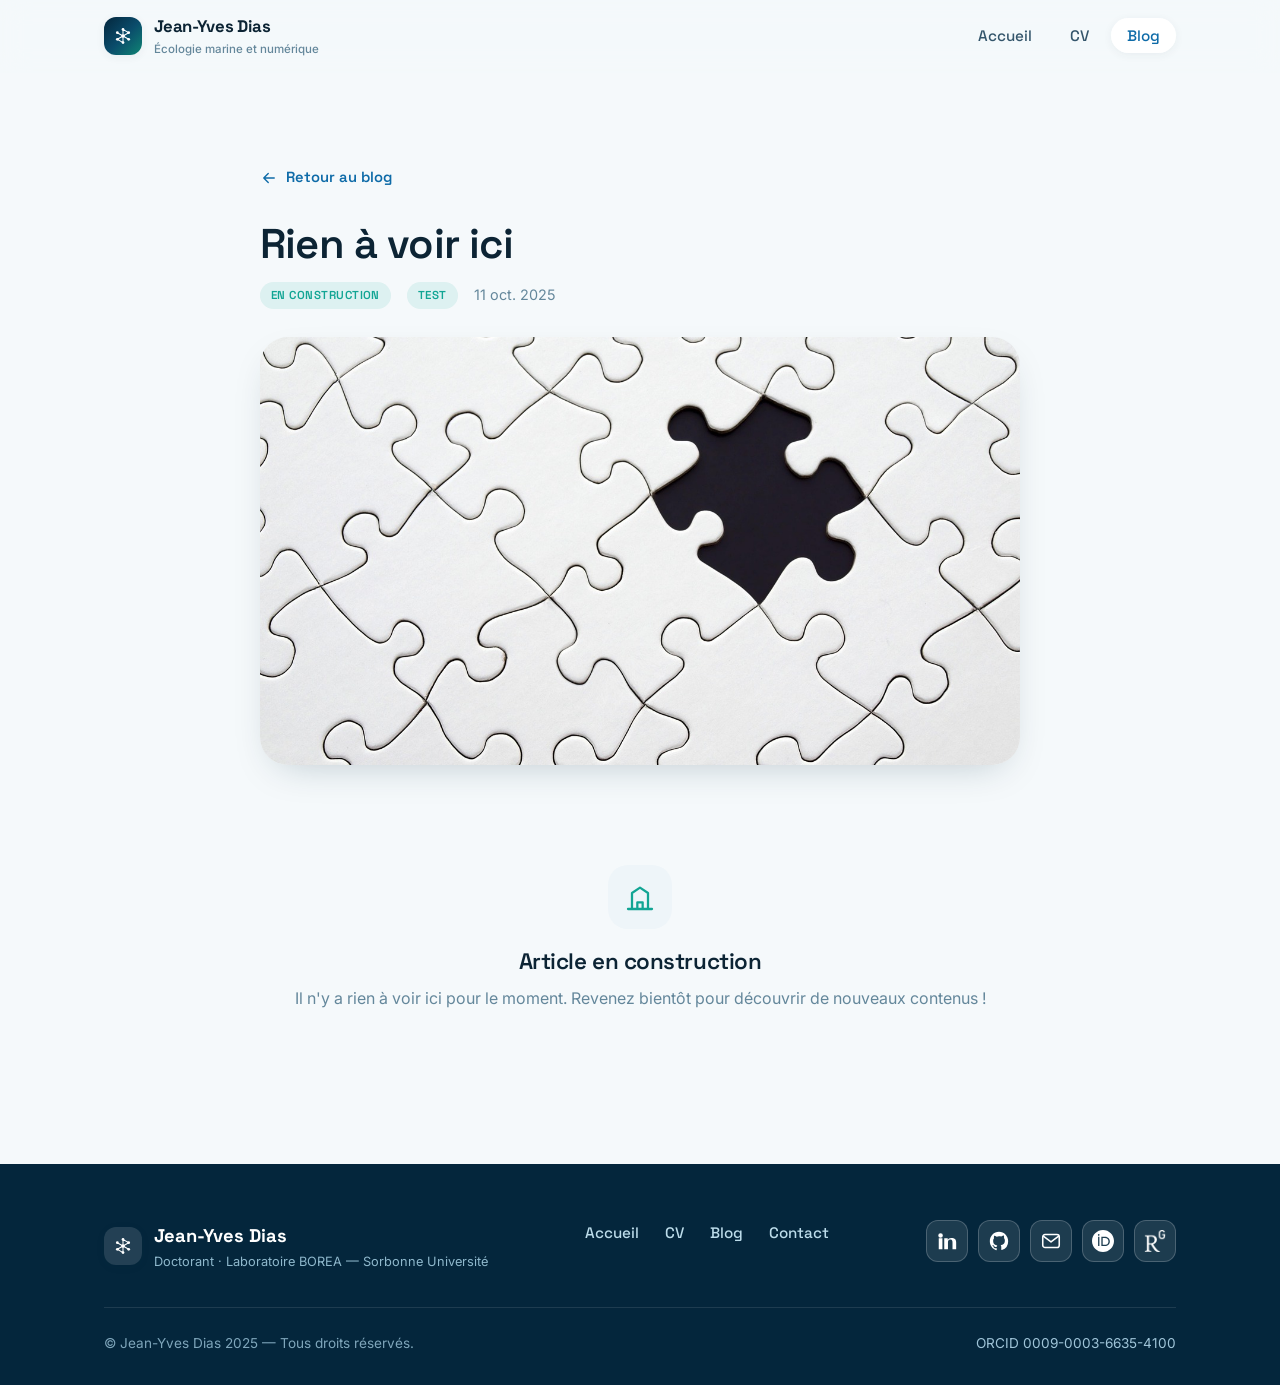
<file: blog/rien-├ö├Â┬úÔö£├¡-voir-ici.html>
<!DOCTYPE html>
<html lang="fr">
<head>
  <meta charset="utf-8">
  <meta name="viewport" content="width=device-width, initial-scale=1.0">
  <title>Rien à voir ici — Jean-Yves Dias</title>
  <meta name="description" content="Article en construction.">
  <meta name="theme-color" content="#04263c">
  <meta property="og:title" content="Rien à voir ici">
  <meta property="og:type" content="article">
  <link rel="icon" href="../images/Designer1.png">
  <script>document.documentElement.className = 'js';</script>
  <link rel="stylesheet" href="../style.css">
  <script src="../script.js" defer></script>
</head>
<body data-lang="fr">
  <!-- ===== Header ===== -->
  <header class="site-header">
    <div class="container">
      <nav class="nav" aria-label="Navigation principale">
        <a class="brand" href="../index.html">
          <span class="brand__mark" aria-hidden="true">
            <svg viewBox="0 0 24 24" fill="none"><path d="M12 12 12 4.8M12 12 18.2 8.4M12 12 18.2 15.6M12 12 12 19.2M12 12 5.8 15.6M12 12 5.8 8.4M12 4.8 18.2 8.4M5.8 15.6 12 19.2" stroke="currentColor" stroke-width="1.1" stroke-linecap="round"/><g fill="currentColor"><circle cx="12" cy="12" r="2"/><circle cx="12" cy="4.8" r="1.5"/><circle cx="18.2" cy="8.4" r="1.5"/><circle cx="18.2" cy="15.6" r="1.5"/><circle cx="12" cy="19.2" r="1.5"/><circle cx="5.8" cy="15.6" r="1.5"/><circle cx="5.8" cy="8.4" r="1.5"/></g></svg>
          </span>
          <span>Jean-Yves Dias<small>Écologie marine et numérique</small></span>
        </a>
        <ul class="nav__links">
          <li><a href="../index.html">Accueil</a></li>
          <li><a href="../CV.html">CV</a></li>
          <li><a href="../Accueil-Blog.html" class="is-active">Blog</a></li>
        </ul>
        <button class="nav__toggle" aria-label="Ouvrir le menu" aria-expanded="false"><span></span></button>
      </nav>
    </div>
  </header>

  <!-- ===== Article ===== -->
  <section class="section">
    <div class="container">
      <div class="article">
        <a class="back-link" href="../Accueil-Blog.html">
          <svg viewBox="0 0 24 24" fill="none"><path d="M19 12H5M11 18l-6-6 6-6" stroke="currentColor" stroke-width="1.8" stroke-linecap="round" stroke-linejoin="round"/></svg>
          Retour au blog
        </a>
        <h1 class="section-title" style="font-size:clamp(1.9rem,4vw,2.6rem)">Rien à voir ici</h1>
        <div class="article__meta">
          <span class="tag">En construction</span>
          <span class="tag">Test</span>
          <span>11 oct. 2025</span>
        </div>
        <div class="article__hero">
          <img src="../images/d18c9610878c1dcfbcb5915b02ab7fd5828d29849a23d11cf155436273bd6538b2422dce4ee493b7d1e4f3bd44014f1a51313e59a3f0fa0ced3227_1280.jpg" alt="">
        </div>
        <div class="empty-state">
          <span class="ic"><svg viewBox="0 0 24 24" fill="none"><path d="M3 21h18M6 21V9l6-4 6 4v12M10 21v-5h4v5" stroke="currentColor" stroke-width="1.7" stroke-linecap="round" stroke-linejoin="round"/></svg></span>
          <h3>Article en construction</h3>
          <p>Il n'y a rien à voir ici pour le moment. Revenez bientôt pour découvrir de nouveaux contenus !</p>
        </div>
      </div>
    </div>
  </section>

  <!-- ===== Footer ===== -->
  <footer class="site-footer">
    <div class="container">
      <div class="footer-top">
        <div>
          <div class="footer-brand">
            <span class="brand__mark" aria-hidden="true">
              <svg viewBox="0 0 24 24" fill="none"><path d="M12 12 12 4.8M12 12 18.2 8.4M12 12 18.2 15.6M12 12 12 19.2M12 12 5.8 15.6M12 12 5.8 8.4M12 4.8 18.2 8.4M5.8 15.6 12 19.2" stroke="currentColor" stroke-width="1.1" stroke-linecap="round"/><g fill="currentColor"><circle cx="12" cy="12" r="2"/><circle cx="12" cy="4.8" r="1.5"/><circle cx="18.2" cy="8.4" r="1.5"/><circle cx="18.2" cy="15.6" r="1.5"/><circle cx="12" cy="19.2" r="1.5"/><circle cx="5.8" cy="15.6" r="1.5"/><circle cx="5.8" cy="8.4" r="1.5"/></g></svg>
            </span>
            <span>Jean-Yves Dias<small>Doctorant · Laboratoire BOREA — Sorbonne Université</small></span>
          </div>
        </div>
        <nav class="footer-nav" aria-label="Pied de page">
          <a href="../index.html">Accueil</a>
          <a href="../CV.html">CV</a>
          <a href="../Accueil-Blog.html">Blog</a>
          <a href="mailto:jean-yves.dias@sorbonne-universite.fr">Contact</a>
        </nav>
        <div class="footer-socials">
          <a class="social" href="https://www.linkedin.com/in/jean-yves-dias/" target="_blank" rel="noopener" aria-label="LinkedIn"><svg viewBox="0 0 24 24" fill="currentColor"><path d="M4.98 3.5a2.5 2.5 0 1 1 0 5 2.5 2.5 0 0 1 0-5ZM3 9h4v12H3V9Zm6 0h3.8v1.7h.05c.53-1 1.83-2.05 3.77-2.05C20.6 8.65 22 10.3 22 13.4V21h-4v-6.9c0-1.65-.03-3.77-2.3-3.77-2.3 0-2.65 1.8-2.65 3.65V21H9V9Z"/></svg></a>
          <a class="social" href="https://github.com/J-YDi" target="_blank" rel="noopener" aria-label="GitHub"><svg viewBox="0 0 24 24" fill="currentColor"><path d="M12 2C6.48 2 2 6.58 2 12.25c0 4.53 2.87 8.37 6.84 9.73.5.1.68-.22.68-.49 0-.24-.01-.87-.01-1.71-2.78.62-3.37-1.37-3.37-1.37-.45-1.18-1.11-1.49-1.11-1.49-.91-.64.07-.62.07-.62 1 .07 1.53 1.06 1.53 1.06.89 1.56 2.34 1.11 2.91.85.09-.66.35-1.11.63-1.37-2.22-.26-4.56-1.14-4.56-5.06 0-1.12.39-2.03 1.03-2.75-.1-.26-.45-1.3.1-2.71 0 0 .84-.28 2.75 1.05A9.3 9.3 0 0 1 12 6.84c.85 0 1.71.12 2.51.34 1.91-1.33 2.75-1.05 2.75-1.05.55 1.41.2 2.45.1 2.71.64.72 1.03 1.63 1.03 2.75 0 3.93-2.34 4.79-4.57 5.05.36.32.68.94.68 1.9 0 1.37-.01 2.48-.01 2.82 0 .27.18.6.69.49A10.02 10.02 0 0 0 22 12.25C22 6.58 17.52 2 12 2Z"/></svg></a>
          <a class="social" href="mailto:jean-yves.dias@sorbonne-universite.fr" aria-label="E-mail"><svg viewBox="0 0 24 24" fill="none"><rect x="3" y="5" width="18" height="14" rx="2.5" stroke="currentColor" stroke-width="1.7"/><path d="m4 7 8 6 8-6" stroke="currentColor" stroke-width="1.7" stroke-linecap="round" stroke-linejoin="round"/></svg></a>
          <a class="social" href="https://orcid.org/0009-0003-6635-4100" target="_blank" rel="noopener" aria-label="ORCID"><svg viewBox="0 0 24 24" fill="currentColor" aria-hidden="true"><path d="M12 0C5.372 0 0 5.372 0 12s5.372 12 12 12 12-5.372 12-12S18.628 0 12 0zM7.369 4.378c.525 0 .947.431.947.947s-.422.947-.947.947a.95.95 0 0 1-.947-.947c0-.525.422-.947.947-.947zm-.722 3.038h1.444v10.041H6.647V7.416zm3.562 0h3.9c3.712 0 5.344 2.653 5.344 5.025 0 2.578-2.016 5.025-5.325 5.025h-3.919V7.416zm1.444 1.303v7.444h2.297c3.272 0 4.022-2.484 4.022-3.722 0-2.016-1.284-3.722-4.097-3.722h-2.222z"/></svg></a>
          <a class="social social--logo" href="https://www.researchgate.net/profile/Jean-Yves-Dias?ev=hdr_xprf" target="_blank" rel="noopener" aria-label="ResearchGate"><img src="../images/researchgate-rma9jjrhn7bt7wjizf5h5.png" alt="ResearchGate"></a>
        </div>
      </div>
      <div class="footer-bottom">
        <p>© Jean-Yves Dias 2025 — Tous droits réservés.</p>
        <p><a href="https://orcid.org/0009-0003-6635-4100" target="_blank" rel="noopener">ORCID 0009-0003-6635-4100</a></p>
      </div>
    </div>
  </footer>
</body>
</html>
</file>
<file: style.css>
/* =========================================================================
   Jean-Yves Dias — Phytoplankton ecology researcher
   Modern design system · marine / plankton visual identity
   ========================================================================= */

/* ------- Fonts ------- */
@import url('https://fonts.googleapis.com/css2?family=Space+Grotesk:wght@400;500;600;700&family=Inter:ital,wght@0,300;0,400;0,500;0,600;0,700;1,400&display=swap');

/* ------- Design tokens ------- */
:root {
  --deep:        #04263c;
  --deep-2:      #073b55;
  --ocean:       #0e6ba8;
  --ocean-soft:  #1b84c4;
  --teal:        #12a594;
  --teal-soft:   #3fc9b6;
  --bloom:       #7fd1b9;
  --sand:        #eaf3f7;

  --bg:          #f5f9fb;
  --surface:     #ffffff;
  --surface-2:   #eef5f9;
  --line:        #dde8ef;

  --ink:         #0c2434;
  --ink-2:       #33556b;
  --muted:       #64879b;

  --grad-deep:   linear-gradient(135deg, #04263c 0%, #0a4c6b 52%, #0f8574 100%);
  --grad-line:   linear-gradient(90deg, var(--ocean), var(--teal));

  --radius:      18px;
  --radius-sm:   12px;
  --radius-lg:   28px;

  --shadow-sm:   0 2px 10px rgba(9, 45, 66, .06);
  --shadow:      0 14px 40px -18px rgba(9, 45, 66, .28);
  --shadow-lg:   0 30px 70px -30px rgba(6, 40, 62, .45);

  --container:   1120px;
  --ease:        cubic-bezier(.22, .61, .36, 1);

  --font-body:   'Inter', system-ui, -apple-system, 'Segoe UI', Roboto, sans-serif;
  --font-head:   'Space Grotesk', var(--font-body);
}

/* ------- Reset ------- */
*, *::before, *::after { box-sizing: border-box; margin: 0; padding: 0; }

html { scroll-behavior: smooth; -webkit-text-size-adjust: 100%; }

body {
  font-family: var(--font-body);
  color: var(--ink);
  background: var(--bg);
  line-height: 1.7;
  font-size: 16px;
  -webkit-font-smoothing: antialiased;
  text-rendering: optimizeLegibility;
  overflow-x: hidden;
}

img { max-width: 100%; display: block; }
a { color: var(--ocean); text-decoration: none; transition: color .2s var(--ease); }
a:hover { color: var(--teal); }
ul { list-style: none; }

h1, h2, h3, h4 { font-family: var(--font-head); font-weight: 600; line-height: 1.15; color: var(--ink); letter-spacing: -0.02em; }

::selection { background: var(--teal-soft); color: #04263c; }

/* ------- Layout helpers ------- */
.container { width: 100%; max-width: var(--container); margin-inline: auto; padding-inline: 24px; }

.section { padding: 92px 0; position: relative; }
.section--tight { padding: 64px 0; }
.section--alt { background: var(--surface-2); }

.eyebrow {
  display: inline-flex; align-items: center; gap: 8px;
  font-family: var(--font-head); font-weight: 600;
  font-size: .78rem; letter-spacing: .16em; text-transform: uppercase;
  color: var(--teal);
  margin-bottom: 16px;
}
.eyebrow::before {
  content: ""; width: 26px; height: 2px; border-radius: 2px;
  background: var(--grad-line);
}

.section-title { font-size: clamp(1.7rem, 3.4vw, 2.4rem); margin-bottom: 14px; }
.section-lead { color: var(--ink-2); max-width: 58ch; font-size: 1.05rem; }

/* ------- Header / nav ------- */
.site-header {
  position: sticky; top: 0; z-index: 50;
  background: rgba(245, 249, 251, .82);
  backdrop-filter: blur(14px); -webkit-backdrop-filter: blur(14px);
  border-bottom: 1px solid transparent;
  transition: border-color .3s var(--ease), background .3s var(--ease);
}
.site-header.is-scrolled {
  border-bottom-color: var(--line);
  background: rgba(245, 249, 251, .92);
}
.nav {
  display: flex; align-items: center; justify-content: space-between;
  height: 72px;
}
.brand { display: flex; align-items: center; gap: 12px; font-family: var(--font-head); font-weight: 700; font-size: 1.05rem; color: var(--ink); letter-spacing: -.01em; }
.brand:hover { color: var(--ink); }
.brand__mark {
  width: 38px; height: 38px; border-radius: 12px;
  display: grid; place-items: center;
  background: var(--grad-deep); color: #fff;
  box-shadow: var(--shadow-sm);
}
.brand__mark svg { width: 22px; height: 22px; }
.brand small { display: block; font-family: var(--font-body); font-weight: 500; font-size: .72rem; color: var(--muted); letter-spacing: 0; }

.nav__links { display: flex; align-items: center; gap: 6px; }
.nav__links a {
  font-family: var(--font-head); font-weight: 500; font-size: .95rem;
  color: var(--ink-2); padding: 8px 16px; border-radius: 999px;
  transition: color .2s var(--ease), background .2s var(--ease);
}
.nav__links a:hover { color: var(--ocean); background: var(--surface-2); }
.nav__links a.is-active { color: var(--ocean); background: var(--surface); box-shadow: var(--shadow-sm); }

.nav__toggle {
  display: none; width: 44px; height: 44px; border: 1px solid var(--line);
  background: var(--surface); border-radius: 12px; cursor: pointer;
  align-items: center; justify-content: center;
}
.nav__toggle span, .nav__toggle span::before, .nav__toggle span::after {
  content: ""; display: block; width: 20px; height: 2px; border-radius: 2px;
  background: var(--ink); transition: transform .3s var(--ease), opacity .2s var(--ease);
}
.nav__toggle span::before { transform: translateY(-6px); }
.nav__toggle span::after { transform: translateY(4px); }
.nav.is-open .nav__toggle span { background: transparent; }
.nav.is-open .nav__toggle span::before { transform: rotate(45deg); }
.nav.is-open .nav__toggle span::after { transform: rotate(-45deg) translateY(-1px); }

/* ------- Buttons ------- */
.btn {
  display: inline-flex; align-items: center; gap: 10px;
  font-family: var(--font-head); font-weight: 600; font-size: .95rem;
  padding: 13px 24px; border-radius: 999px; cursor: pointer;
  border: 1px solid transparent; transition: transform .25s var(--ease), box-shadow .25s var(--ease), background .25s var(--ease), color .2s var(--ease);
  white-space: nowrap;
}
.btn svg { width: 18px; height: 18px; }
.btn--primary { background: var(--grad-deep); color: #fff; box-shadow: var(--shadow); }
.btn--primary:hover { color: #fff; transform: translateY(-2px); box-shadow: var(--shadow-lg); }
.btn--ghost { background: var(--surface); color: var(--ink); border-color: var(--line); box-shadow: var(--shadow-sm); }
.btn--ghost:hover { color: var(--ocean); transform: translateY(-2px); border-color: var(--teal-soft); }
.btn--light { background: rgba(255,255,255,.14); color: #fff; border-color: rgba(255,255,255,.28); backdrop-filter: blur(6px); }
.btn--light:hover { color: #04263c; background: #fff; transform: translateY(-2px); }

/* ------- Hero ------- */
.hero {
  position: relative; overflow: hidden;
  background: var(--grad-deep); color: #eaf6fb;
  padding: 92px 0 104px;
}
.hero::after {
  content: ""; position: absolute; left: 0; right: 0; bottom: -1px; height: 120px;
  background:
    radial-gradient(120% 120% at 50% 0, transparent 62%, var(--bg) 63%);
}
.hero__deco { position: absolute; inset: 0; opacity: .5; pointer-events: none; }
.hero__deco svg { position: absolute; }
.hero .container { position: relative; z-index: 2; }

.hero-profile { display: grid; grid-template-columns: 260px 1fr; gap: 54px; align-items: center; }
.hero-avatar { position: relative; justify-self: center; }
.hero-avatar img {
  width: 232px; height: 232px; object-fit: cover; border-radius: 50%;
  border: 5px solid rgba(255,255,255,.16);
  box-shadow: 0 24px 60px -20px rgba(0,0,0,.55);
}
.hero-avatar__ring {
  position: absolute; inset: -14px; border-radius: 50%;
  border: 1.5px dashed rgba(127, 209, 185, .5);
  animation: spin 40s linear infinite;
}
@keyframes spin { to { transform: rotate(360deg); } }

.hero-name { font-size: clamp(2.3rem, 5vw, 3.5rem); color: #fff; margin-bottom: 8px; }
.hero-role { font-family: var(--font-head); font-weight: 500; font-size: 1.15rem; color: var(--bloom); margin-bottom: 6px; }
.hero-affil { color: #bcdcea; font-size: 1rem; margin-bottom: 22px; }
.hero-affil strong { color: #eaf6fb; font-weight: 600; }

.hero-badges { display: flex; flex-wrap: wrap; gap: 10px; margin-bottom: 28px; }
.pill {
  display: inline-flex; align-items: center; gap: 8px;
  padding: 7px 15px; border-radius: 999px; font-size: .84rem; font-weight: 500;
  background: rgba(255,255,255,.08); border: 1px solid rgba(255,255,255,.16); color: #daeef6;
}
.pill svg { width: 15px; height: 15px; color: var(--bloom); }

/* social row */
.socials { display: flex; flex-wrap: wrap; gap: 12px; }
.social {
  width: 46px; height: 46px; border-radius: 14px;
  display: grid; place-items: center;
  background: rgba(255,255,255,.1); border: 1px solid rgba(255,255,255,.2);
  transition: transform .25s var(--ease), background .25s var(--ease);
}
.social:hover { transform: translateY(-3px); background: #fff; }
.social svg { width: 22px; height: 22px; color: #fff; transition: color .2s var(--ease); }
.social:hover svg { color: var(--ocean); }
.social img { width: 24px; height: 24px; object-fit: contain; }
.social--logo img { width: 22px; height: 22px; object-fit: contain; filter: brightness(0) invert(1); transition: filter .2s var(--ease); }
.social--logo:hover img { filter: none; }

/* generic page hero (CV / blog) */
.page-hero { position: relative; overflow: hidden; background: var(--grad-deep); color: #eaf6fb; padding: 84px 0 92px; text-align: center; }
.page-hero--compact { padding: 54px 0 66px; }
.section--flush { padding-top: 44px; }
.page-hero::after { content:""; position:absolute; left:0; right:0; bottom:-1px; height:110px; background: radial-gradient(120% 120% at 50% 0, transparent 62%, var(--bg) 63%); }
.page-hero .container { position: relative; z-index: 2; }
.page-hero .eyebrow { color: var(--bloom); justify-content: center; }
.page-hero h1 { color: #fff; font-size: clamp(2.2rem, 5vw, 3.2rem); }
.page-hero p { color: #bcdcea; max-width: 60ch; margin: 14px auto 0; }
.page-hero__actions { margin-top: 30px; display: flex; gap: 14px; justify-content: center; flex-wrap: wrap; }

/* ------- Cards & content ------- */
.card {
  background: var(--surface); border: 1px solid var(--line); border-radius: var(--radius);
  padding: 30px; box-shadow: var(--shadow-sm);
  transition: transform .3s var(--ease), box-shadow .3s var(--ease), border-color .3s var(--ease);
}
.card:hover { transform: translateY(-4px); box-shadow: var(--shadow); border-color: var(--teal-soft); }

.grid { display: grid; gap: 28px; }
.grid--2 { grid-template-columns: repeat(2, 1fr); }
.grid--3 { grid-template-columns: repeat(3, 1fr); }

/* feature / thesis */
.feature-card {
  position: relative; overflow: hidden;
  background: var(--surface); border: 1px solid var(--line);
  border-radius: var(--radius-lg); padding: 46px;
  box-shadow: var(--shadow);
}
.feature-card::before {
  content: ""; position: absolute; top: 0; left: 0; width: 6px; height: 100%;
  background: var(--grad-line);
}
.feature-card h3 { font-size: 1.35rem; line-height: 1.35; margin-bottom: 18px; color: var(--ink); }
.feature-card p { color: var(--ink-2); margin-bottom: 14px; }
.feature-card p:last-child { margin-bottom: 0; }

.project-tag {
  display: inline-flex; align-items: center; gap: 10px; margin-top: 8px;
  padding: 10px 18px; border-radius: 999px; font-size: .9rem; font-weight: 500;
  background: var(--surface-2); color: var(--ocean); border: 1px solid var(--line);
}
.project-tag svg { width: 18px; height: 18px; }

/* publications */
.pub-list { display: flex; flex-direction: column; gap: 18px; }
.pub {
  display: grid; grid-template-columns: auto 1fr; gap: 22px; align-items: start;
  background: var(--surface); border: 1px solid var(--line); border-radius: var(--radius);
  padding: 26px 28px; box-shadow: var(--shadow-sm);
  transition: transform .3s var(--ease), box-shadow .3s var(--ease), border-color .3s var(--ease);
}
.pub:hover { transform: translateY(-3px); box-shadow: var(--shadow); border-color: var(--teal-soft); }
.pub__year {
  font-family: var(--font-head); font-weight: 700; font-size: 1.05rem; color: #fff;
  background: var(--grad-deep); border-radius: 12px; padding: 12px 14px; text-align: center;
  min-width: 88px; line-height: 1.2;
}
.pub__year span { display: block; font-size: .68rem; font-weight: 500; color: var(--bloom); letter-spacing: .08em; text-transform: uppercase; }
.pub__title { font-family: var(--font-head); font-weight: 600; font-size: 1.08rem; color: var(--ink); margin-bottom: 6px; line-height: 1.4; }
.pub__meta { color: var(--muted); font-size: .92rem; margin-bottom: 10px; }
.pub__doi { display: inline-flex; align-items: center; gap: 7px; font-size: .9rem; font-weight: 500; }
.pub__doi svg { width: 16px; height: 16px; }

/* ------- Timeline (CV) ------- */
.timeline { position: relative; margin-top: 8px; padding-left: 34px; }
.timeline::before {
  content: ""; position: absolute; left: 9px; top: 6px; bottom: 6px; width: 2px;
  background: linear-gradient(var(--teal), var(--ocean), transparent);
}
.tl-item { position: relative; padding-bottom: 34px; }
.tl-item:last-child { padding-bottom: 0; }
.tl-item::before {
  content: ""; position: absolute; left: -34px; top: 4px; width: 20px; height: 20px;
  border-radius: 50%; background: var(--surface); border: 3px solid var(--teal);
  box-shadow: 0 0 0 4px var(--surface-2);
}
.tl-item__date { font-family: var(--font-head); font-weight: 600; font-size: .82rem; letter-spacing: .04em; color: var(--teal); text-transform: uppercase; margin-bottom: 4px; }
.tl-item__title { font-family: var(--font-head); font-weight: 600; font-size: 1.08rem; color: var(--ink); margin-bottom: 2px; }
.tl-item__place { color: var(--ocean); font-weight: 500; font-size: .95rem; margin-bottom: 8px; }
.tl-item__desc { color: var(--ink-2); font-size: .96rem; }

/* CV columns */
.cv-grid { display: grid; grid-template-columns: 1.35fr 1fr; gap: 34px; align-items: start; }
.cv-block { background: var(--surface); border: 1px solid var(--line); border-radius: var(--radius); padding: 32px; box-shadow: var(--shadow-sm); }
.cv-block + .cv-block { margin-top: 28px; }
.cv-block__head { display: flex; align-items: center; gap: 12px; margin-bottom: 22px; }
.cv-block__head .ic {
  width: 42px; height: 42px; border-radius: 12px; display: grid; place-items: center;
  background: var(--grad-deep); color: #fff; flex-shrink: 0;
}
.cv-block__head .ic svg { width: 22px; height: 22px; }
.cv-block__head h3 { font-size: 1.2rem; }

.edu-item { padding: 14px 0; border-bottom: 1px dashed var(--line); }
.edu-item:last-child { border-bottom: 0; padding-bottom: 0; }
.edu-item strong { display: block; font-family: var(--font-head); color: var(--ink); font-size: .98rem; }
.edu-item span { color: var(--muted); font-size: .9rem; }

.chip-list { display: flex; flex-wrap: wrap; gap: 9px; }
.chip {
  padding: 8px 14px; border-radius: 999px; font-size: .86rem; font-weight: 500;
  background: var(--surface-2); color: var(--ink-2); border: 1px solid var(--line);
}
.chip strong { color: var(--ocean); font-weight: 600; }

.lang-row { display: flex; align-items: center; justify-content: space-between; padding: 12px 0; border-bottom: 1px dashed var(--line); }
.lang-row:last-child { border-bottom: 0; }
.lang-row b { font-family: var(--font-head); font-weight: 600; color: var(--ink); }
.lang-level { font-size: .82rem; font-weight: 600; color: var(--teal); background: var(--surface-2); padding: 4px 12px; border-radius: 999px; }

/* ------- Blog ------- */
.blog-grid { display: grid; grid-template-columns: repeat(auto-fill, minmax(320px, 1fr)); gap: 30px; }
.post-card {
  display: flex; flex-direction: column; overflow: hidden;
  background: var(--surface); border: 1px solid var(--line); border-radius: var(--radius);
  box-shadow: var(--shadow-sm);
  transition: transform .3s var(--ease), box-shadow .3s var(--ease), border-color .3s var(--ease);
}
.post-card:hover { transform: translateY(-5px); box-shadow: var(--shadow); border-color: var(--teal-soft); }
.post-card__media { aspect-ratio: 16 / 10; overflow: hidden; position: relative; }
.post-card__media img { width: 100%; height: 100%; object-fit: cover; transition: transform .5s var(--ease); }
.post-card:hover .post-card__media img { transform: scale(1.06); }
.post-card__body { padding: 24px 26px 28px; display: flex; flex-direction: column; flex: 1; }
.post-card__tags { display: flex; flex-wrap: wrap; gap: 7px; margin-bottom: 12px; }
.tag {
  font-family: var(--font-head); font-size: .72rem; font-weight: 600; letter-spacing: .04em; text-transform: uppercase;
  color: var(--teal); background: rgba(18,165,148,.1); padding: 4px 11px; border-radius: 999px;
}
.post-card__date { font-size: .82rem; color: var(--muted); margin-bottom: 10px; display: flex; align-items: center; gap: 7px; }
.post-card__date svg { width: 15px; height: 15px; }
.post-card h3 { font-size: 1.25rem; margin-bottom: 10px; }
.post-card h3 a { color: var(--ink); }
.post-card h3 a:hover { color: var(--ocean); }
.post-card__excerpt { color: var(--ink-2); font-size: .95rem; margin-bottom: 20px; flex: 1; }
.post-card__more { font-family: var(--font-head); font-weight: 600; font-size: .92rem; display: inline-flex; align-items: center; gap: 8px; }
.post-card__more svg { width: 17px; height: 17px; transition: transform .25s var(--ease); }
.post-card__more:hover svg { transform: translateX(4px); }

/* article */
.article { max-width: 760px; margin-inline: auto; }
.article__meta { display: flex; flex-wrap: wrap; align-items: center; gap: 16px; color: var(--muted); font-size: .9rem; margin-bottom: 28px; }
.article__meta .tag { color: var(--teal); }
.article__hero { border-radius: var(--radius-lg); overflow: hidden; margin-bottom: 40px; box-shadow: var(--shadow); aspect-ratio: 16/9; }
.article__hero img { width: 100%; height: 100%; object-fit: cover; }
.article__body { font-size: 1.06rem; color: var(--ink-2); }
.article__body p { margin-bottom: 22px; }
.article__body h2, .article__body h3 { color: var(--ink); margin: 34px 0 16px; }
.article__body img { border-radius: var(--radius-sm); margin: 26px auto; box-shadow: var(--shadow-sm); }
.article__body a { font-weight: 500; border-bottom: 1px solid transparent; }
.article__body a:hover { border-bottom-color: var(--teal); }
.article__sign { margin-top: 40px; padding-top: 24px; border-top: 1px solid var(--line); font-family: var(--font-head); font-weight: 600; color: var(--ink); }

.back-link { display: inline-flex; align-items: center; gap: 8px; font-family: var(--font-head); font-weight: 600; font-size: .92rem; margin-bottom: 30px; }
.back-link svg { width: 18px; height: 18px; transition: transform .25s var(--ease); }
.back-link:hover svg { transform: translateX(-4px); }

.empty-state { text-align: center; padding: 60px 20px; }
.empty-state .ic { width: 64px; height: 64px; border-radius: 20px; background: var(--surface-2); display: grid; place-items: center; margin: 0 auto 20px; color: var(--teal); }
.empty-state .ic svg { width: 32px; height: 32px; }
.empty-state h3 { font-size: 1.4rem; margin-bottom: 10px; }
.empty-state p { color: var(--muted); }

/* ------- Footer ------- */
.site-footer { background: var(--deep); color: #bcdcea; padding: 56px 0 30px; position: relative; }
.footer-top { display: flex; flex-wrap: wrap; gap: 30px; justify-content: space-between; align-items: flex-start; padding-bottom: 34px; border-bottom: 1px solid rgba(255,255,255,.1); }
.footer-brand { display: flex; align-items: center; gap: 12px; font-family: var(--font-head); font-weight: 700; font-size: 1.15rem; color: #fff; }
.footer-brand .brand__mark { background: rgba(255,255,255,.12); }
.footer-brand small { display: block; font-family: var(--font-body); font-weight: 400; font-size: .8rem; color: #8fb8cc; }
.footer-nav { display: flex; gap: 26px; flex-wrap: wrap; }
.footer-nav a { color: #bcdcea; font-family: var(--font-head); font-weight: 500; font-size: .95rem; }
.footer-nav a:hover { color: #fff; }
.footer-socials { display: flex; gap: 10px; }
.footer-socials .social { width: 42px; height: 42px; border-radius: 12px; }
.footer-bottom { padding-top: 24px; display: flex; flex-wrap: wrap; gap: 10px; justify-content: space-between; align-items: center; font-size: .85rem; color: #7fa6bb; }
.footer-bottom a { color: #9fc4d8; }

/* ------- Scroll reveal (progressive enhancement — only hides when JS is active) ------- */
.js .reveal { opacity: 0; transform: translateY(26px); transition: opacity .7s var(--ease), transform .7s var(--ease); }
.js .reveal.is-visible { opacity: 1; transform: none; }

/* ------- Responsive ------- */
@media (max-width: 900px) {
  .grid--2, .grid--3, .cv-grid { grid-template-columns: 1fr; }
  .hero-profile { grid-template-columns: 1fr; gap: 34px; text-align: center; }
  .hero-badges, .socials { justify-content: center; }
  .eyebrow { justify-content: center; }
  .hero-affil, .hero-role { text-align: center; }
}

@media (max-width: 760px) {
  .section { padding: 66px 0; }
  .nav__toggle { display: flex; }
  .nav__links {
    position: absolute; top: 72px; left: 0; right: 0;
    flex-direction: column; align-items: stretch; gap: 4px;
    background: var(--surface); border-bottom: 1px solid var(--line);
    padding: 16px 24px 22px; box-shadow: var(--shadow);
    transform: translateY(-12px); opacity: 0; pointer-events: none;
    transition: opacity .25s var(--ease), transform .25s var(--ease);
  }
  .nav.is-open .nav__links { opacity: 1; transform: none; pointer-events: auto; }
  .nav__links a { padding: 12px 16px; border-radius: 12px; }
  .feature-card { padding: 30px 26px; }
  .pub { grid-template-columns: 1fr; gap: 14px; }
  .pub__year { justify-self: start; }
}

@media (max-width: 420px) {
  .container { padding-inline: 18px; }
  .hero-avatar img { width: 190px; height: 190px; }
}

@media (prefers-reduced-motion: reduce) {
  * { animation-duration: .001ms !important; transition-duration: .001ms !important; scroll-behavior: auto; }
  .js .reveal { opacity: 1 !important; transform: none !important; }
}
</file>
